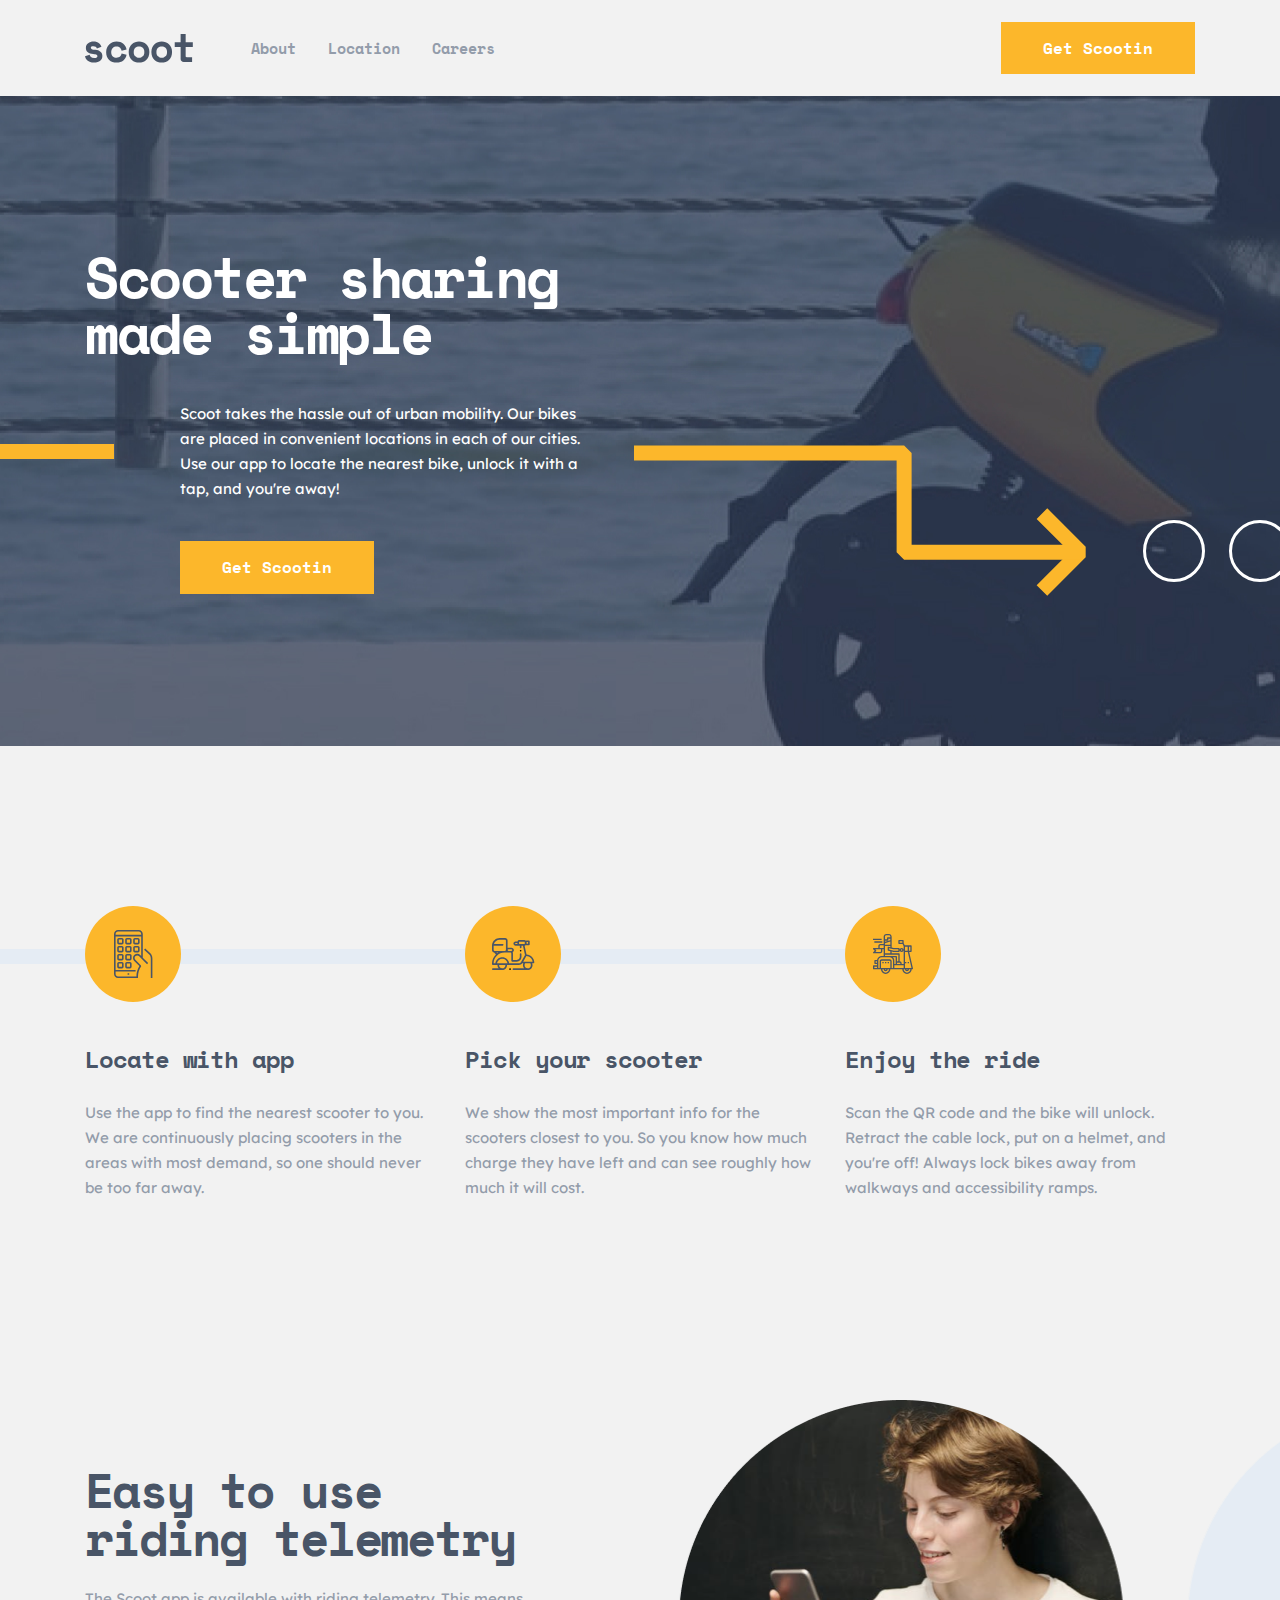
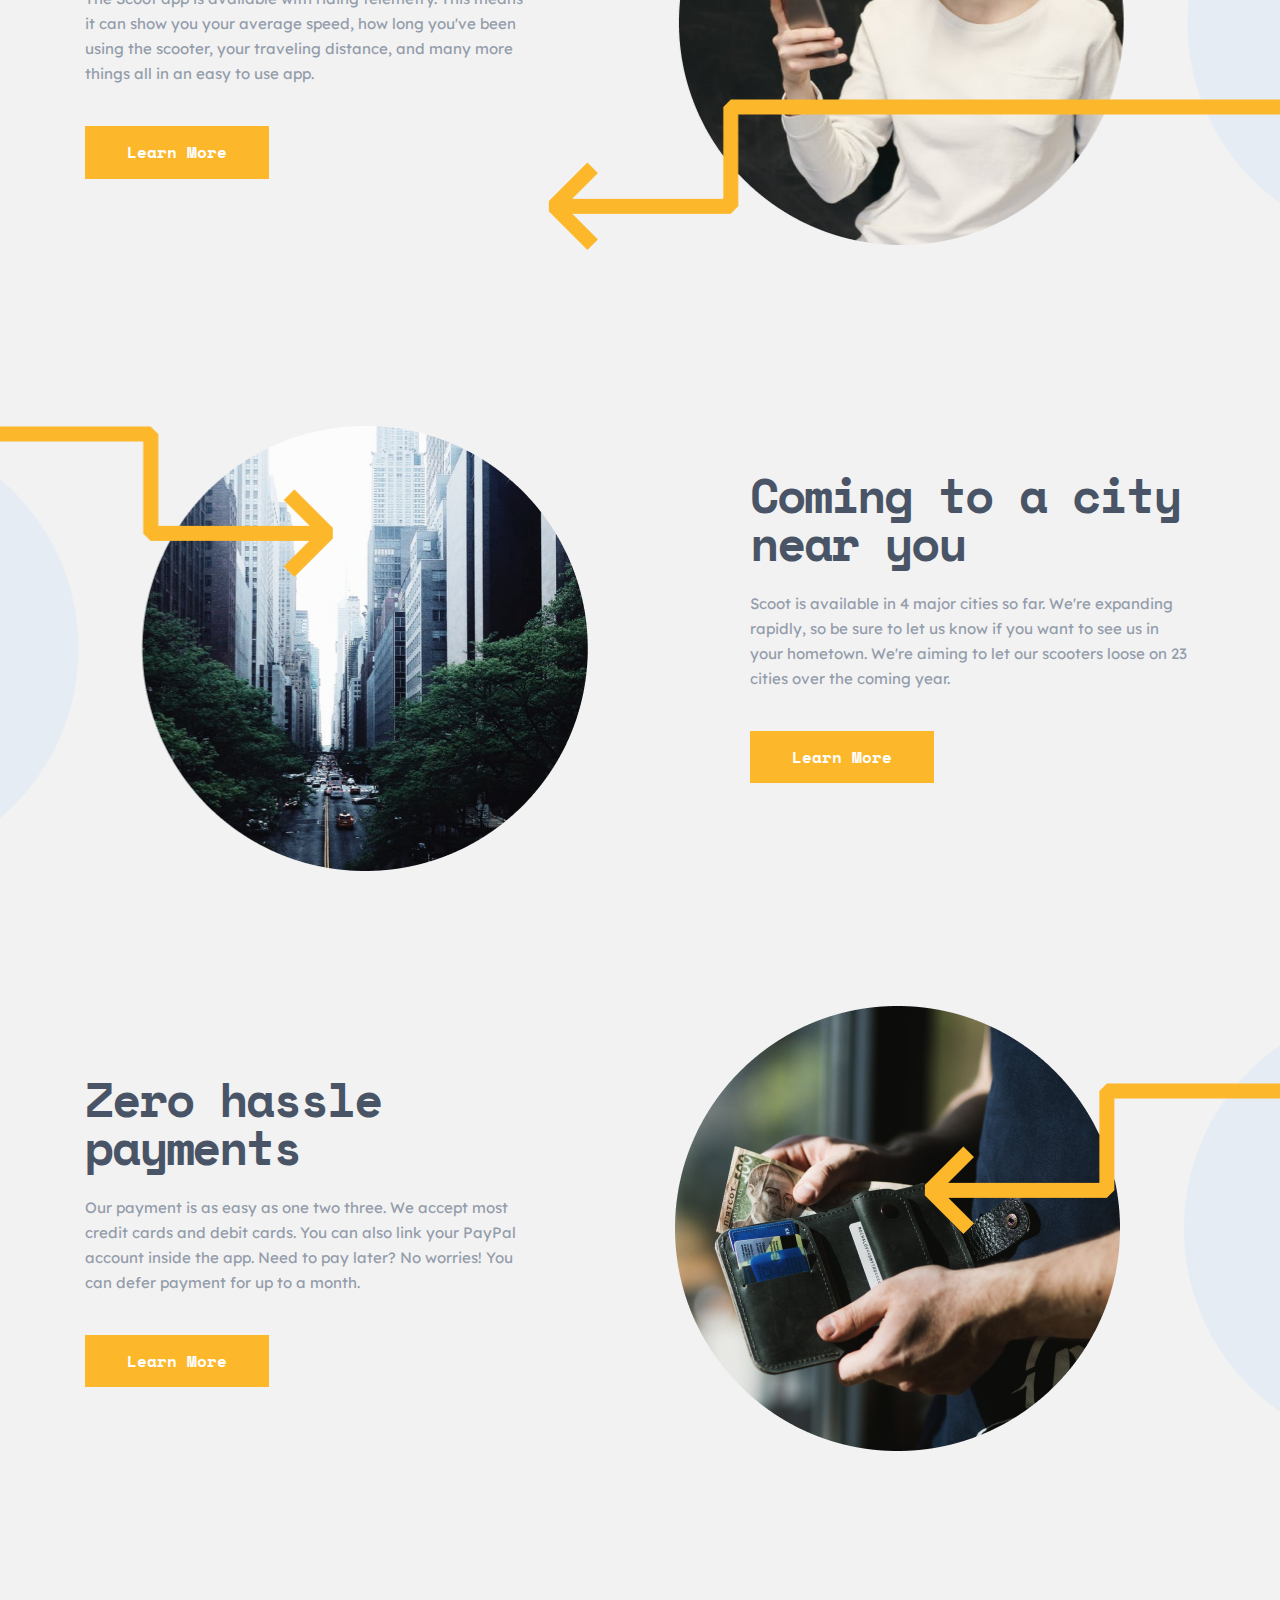
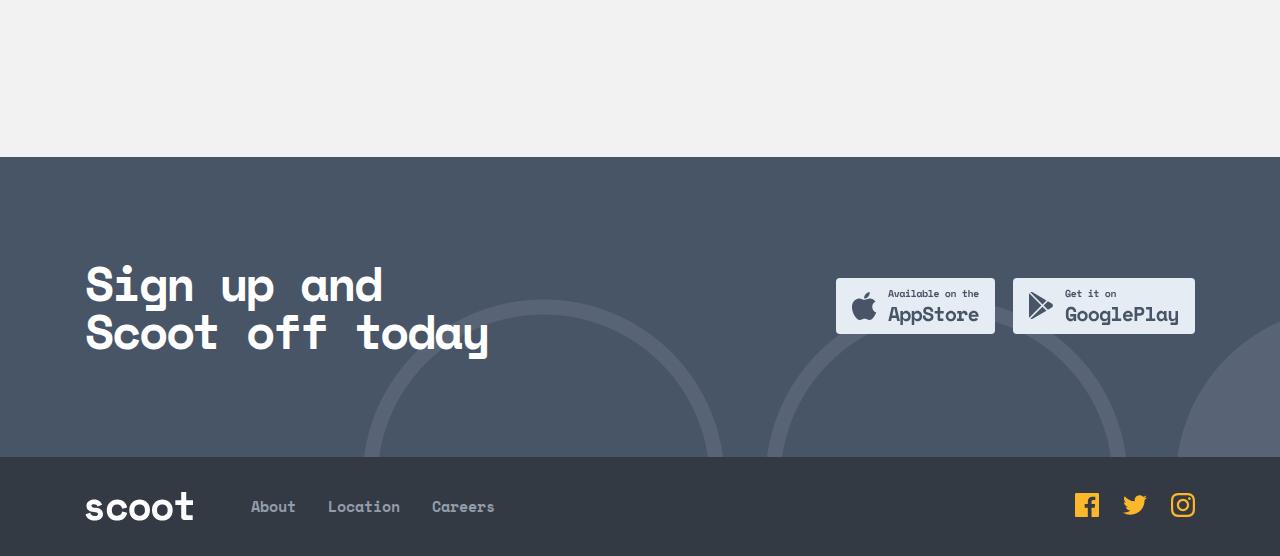
<file: index.html>
<!DOCTYPE html>
<html lang="en">

<head>
    <meta charset="UTF-8">
    <meta http-equiv="X-UA-Compatible" content="IE=edge">
    <meta name="viewport" content="width=device-width, initial-scale=1.0">
    <title>Home</title>
    <link rel="stylesheet" href="./css/style.css">
    <link href="https://cdn.jsdelivr.net/npm/bootstrap@5.3.0-alpha1/dist/css/bootstrap.min.css" rel="stylesheet"
        integrity="sha384-GLhlTQ8iRABdZLl6O3oVMWSktQOp6b7In1Zl3/Jr59b6EGGoI1aFkw7cmDA6j6gD" crossorigin="anonymous">
</head>

<body>
    <header class="site-header">
        <div class="container">
            <div class="site-header__inner">
                <div class="burger">
                    <button class="burger" type="button" data-bs-toggle="offcanvas" data-bs-target="#offcanvasRight"
                        aria-controls="offcanvasRight">
                        <img src="./icons/burger.svg" alt="menu" width="20" height="16">
                    </button>

                    <div class="canvas-menu offcanvas offcanvas-end" tabindex="-1" id="offcanvasRight"
                        aria-labelledby="offcanvasRightLabel">
                        <div class="burger__head offcanvas-header">
                            <h5 class="burger__title offcanvas-title" id="offcanvasRightLabel">Menu</h5>
                            <button type="button" class="btn-close" data-bs-dismiss="offcanvas"
                                aria-label="Close"></button>
                        </div>
                        <div class="offcanvas-body">
                            <ul class="burger__list">
                                <li class="burger__item">
                                    <a class="burger__link" href="./index.html">
                                        About
                                    </a>
                                </li>
                                <li class="burger__item">
                                    <a class="burger__link" href="./lacation.html">
                                        Location
                                    </a>
                                </li>
                                <li class="burger__item">
                                    <a class="burger__link" href="./careers.html">
                                        Careers
                                    </a>
                                </li>
                            </ul>
                        </div>
                    </div>
                </div>
                <a class="logo" href="./index.html">
                    <img src="./images/logo.svg" alt="logo" width="108" height="29">
                </a>

                <nav class="site-navbar nav-active">
                    <ul class="navbar__list">
                        <li class="navbar__item">
                            <a class="navbar__link" href="./index.html">
                                About
                            </a>
                        </li>
                        <li class="navbar__item">
                            <a class="navbar__link" href="./lacation.html">
                                Location
                            </a>
                        </li>
                        <li class="navbar__item">
                            <a class="navbar__link" href="./careers.html">
                                Careers
                            </a>
                        </li>
                    </ul>
                </nav>

                <a class="mainbtn mainbtn-header" href="#">Get Scootin</a>
            </div>
        </div>
    </header>

    <main>
        <section class="hero">
            <div class="container">
                <div class="hero__inner">
                    <div class="hero__content">
                        <h1 class="hero__title">
                            Scooter sharing made simple
                        </h1>

                        <div class="textbox textbox-hero">
                            <p class="hero__text">
                                Scoot takes the hassle out of urban mobility. Our bikes are placed in convenient
                                locations in each of our cities. Use our app to locate the nearest bike, unlock it with
                                a tap, and you're away!
                            </p>
                            <a class="mainbtn" href="#">Get Scootin</a>
                        </div>
                    </div>
                </div>
            </div>
        </section>

        <section class="intro">
            <div class="container">
                <div class="intro__inner">
                    <ul class="intro__list">
                        <li class="intro__item introitem">
                            <div class="introitem__box">
                                <h3 class="introitem__title">
                                    Locate with app
                                </h3>

                                <p class="introitem__text">
                                    Use the app to find the nearest scooter to you. We are continuously placing scooters
                                    in
                                    the areas with most demand, so one should never be too far away.
                                </p>
                            </div>
                        </li>

                        <li class="intro__item introitem">
                            <div class="introitem__box">
                                <h3 class="introitem__title">
                                    Pick your scooter
                                </h3>

                                <p class="introitem__text">
                                    We show the most important info for the scooters closest to you. So you know how
                                    much charge they have left and can see roughly how much it will cost.
                                </p>
                            </div>
                        </li>

                        <li class="intro__item introitem">
                            <div class="introitem__box">
                                <h3 class="introitem__title">
                                    Enjoy the ride
                                </h3>

                                <p class="introitem__text">
                                    Scan the QR code and the bike will unlock. Retract the cable lock, put on a helmet,
                                    and
                                    you're off! Always lock bikes away from walkways and accessibility ramps.
                                </p>
                            </div>
                        </li>
                    </ul>
                </div>
            </div>
        </section>

        <section class="services">
            <div class="container">
                <div class="services__inner">
                    <ul class="services__list">
                        <li class="services__item seritem">
                            <div class="seritem__content">
                                <h2 class="seritem__title">
                                    Easy to use
                                    riding telemetry
                                </h2>

                                <p class="seritem__text">
                                    The Scoot app is available with riding telemetry. This means it can show you your
                                    average speed, how long you've been using the scooter, your traveling distance, and
                                    many more things all in an easy to use app.
                                </p>
                                <a class="mainbtn mainbtn-srvices" href="#">
                                    Learn More
                                </a>
                            </div>
                        </li>


                        <li class="services__item seritem">
                            <div class="seritem__content">
                                <h2 class="seritem__title">
                                    Coming to a city near you
                                </h2>

                                <p class="seritem__text">
                                    Scoot is available in 4 major cities so far. We're expanding rapidly, so be sure to
                                    let us know if you want to see us in your hometown. We're aiming to let our scooters
                                    loose on 23 cities over the coming year.
                                </p>
                                <a class="mainbtn mainbtn-srvices" href="#">
                                    Learn More
                                </a>
                            </div>
                        </li>


                        <li class="services__item seritem">
                            <div class="seritem__content">
                                <h2 class="seritem__title">
                                    Zero hassle payments
                                </h2>

                                <p class="seritem__text">
                                    Our payment is as easy as one two three. We accept most credit cards and debit
                                    cards. You can also link your PayPal account inside the app. Need to pay later? No
                                    worries! You can defer payment for up to a month.
                                </p>
                                <a class="mainbtn mainbtn-srvices" href="#">
                                    Learn More
                                </a>
                            </div>
                        </li>
                    </ul>
                </div>
            </div>
        </section>

        <article class="site-article">
            <div class="container">
                <div class="site-article__inner">
                    <div class="textbox textbox-article">
                        <h2 class="site-article__title">
                            Sign up and Scoot off today
                        </h2>
                    </div>

                    <div class="btnbox">
                        <a class="btnbox__link" href="#">
                            <svg width="159" height="56" viewBox="0 0 159 56" fill="none"
                                xmlns="http://www.w3.org/2000/svg">
                                <rect width="159" height="56" rx="4" fill="#E5ECF4" />
                                <g clip-path="url(#clip0_0_3546)">
                                    <path
                                        d="M60.5 40H55.74L55.06 43H52.3L55.64 29H60.6L63.94 43H61.18L60.5 40ZM56.3 37.48H59.92L58.3 30.32H57.94L56.3 37.48ZM66.9132 47H64.3932V33.08H66.9132V34.52H67.2732C67.5399 33.9733 67.9266 33.5533 68.4332 33.26C68.9399 32.9533 69.5866 32.8 70.3732 32.8C70.9599 32.8 71.5132 32.9133 72.0332 33.14C72.5666 33.3667 73.0266 33.7 73.4132 34.14C73.8132 34.5667 74.1266 35.0933 74.3532 35.72C74.5932 36.3467 74.7132 37.06 74.7132 37.86V38.22C74.7132 39.0333 74.5999 39.7533 74.3732 40.38C74.1466 41.0067 73.8399 41.54 73.4532 41.98C73.0666 42.4067 72.6066 42.7333 72.0732 42.96C71.5532 43.1733 70.9866 43.28 70.3732 43.28C69.9199 43.28 69.5266 43.2333 69.1932 43.14C68.8599 43.0467 68.5666 42.92 68.3132 42.76C68.0732 42.6 67.8666 42.42 67.6932 42.22C67.5332 42.0067 67.3932 41.7867 67.2732 41.56H66.9132V47ZM69.5532 40.88C70.3399 40.88 70.9732 40.64 71.4532 40.16C71.9466 39.6667 72.1932 39 72.1932 38.16V37.92C72.1932 37.08 71.9466 36.42 71.4532 35.94C70.9732 35.4467 70.3399 35.2 69.5532 35.2C68.7666 35.2 68.1266 35.4533 67.6332 35.96C67.1532 36.4533 66.9132 37.1067 66.9132 37.92V38.16C66.9132 38.9733 67.1532 39.6333 67.6332 40.14C68.1266 40.6333 68.7666 40.88 69.5532 40.88ZM78.2665 47H75.7465V33.08H78.2665V34.52H78.6265C78.8931 33.9733 79.2798 33.5533 79.7865 33.26C80.2931 32.9533 80.9398 32.8 81.7265 32.8C82.3131 32.8 82.8665 32.9133 83.3865 33.14C83.9198 33.3667 84.3798 33.7 84.7665 34.14C85.1665 34.5667 85.4798 35.0933 85.7065 35.72C85.9465 36.3467 86.0665 37.06 86.0665 37.86V38.22C86.0665 39.0333 85.9531 39.7533 85.7265 40.38C85.4998 41.0067 85.1931 41.54 84.8065 41.98C84.4198 42.4067 83.9598 42.7333 83.4265 42.96C82.9065 43.1733 82.3398 43.28 81.7265 43.28C81.2731 43.28 80.8798 43.2333 80.5465 43.14C80.2131 43.0467 79.9198 42.92 79.6665 42.76C79.4265 42.6 79.2198 42.42 79.0465 42.22C78.8865 42.0067 78.7465 41.7867 78.6265 41.56H78.2665V47ZM80.9065 40.88C81.6931 40.88 82.3265 40.64 82.8065 40.16C83.2998 39.6667 83.5465 39 83.5465 38.16V37.92C83.5465 37.08 83.2998 36.42 82.8065 35.94C82.3265 35.4467 81.6931 35.2 80.9065 35.2C80.1198 35.2 79.4798 35.4533 78.9865 35.96C78.5065 36.4533 78.2665 37.1067 78.2665 37.92V38.16C78.2665 38.9733 78.5065 39.6333 78.9865 40.14C79.4798 40.6333 80.1198 40.88 80.9065 40.88ZM94.5797 33.28C94.5797 32.72 94.3597 32.2333 93.9197 31.82C93.493 31.4067 92.8864 31.2 92.0997 31.2C91.433 31.2 90.9064 31.34 90.5197 31.62C90.133 31.8867 89.9397 32.2533 89.9397 32.72C89.9397 32.96 89.9864 33.18 90.0797 33.38C90.173 33.5667 90.333 33.74 90.5597 33.9C90.7997 34.0467 91.1064 34.18 91.4797 34.3C91.8664 34.42 92.353 34.5333 92.9397 34.64C94.4064 34.9067 95.5264 35.3533 96.2997 35.98C97.073 36.6067 97.4597 37.5333 97.4597 38.76V39C97.4597 39.6533 97.3397 40.2467 97.0997 40.78C96.873 41.3 96.5397 41.7467 96.0997 42.12C95.6597 42.4933 95.1264 42.78 94.4997 42.98C93.873 43.18 93.1664 43.28 92.3797 43.28C91.4597 43.28 90.6464 43.1533 89.9397 42.9C89.2464 42.6333 88.6664 42.2733 88.1997 41.82C87.733 41.3533 87.3797 40.8133 87.1397 40.2C86.8997 39.5733 86.7797 38.8933 86.7797 38.16V37.56H89.4197V38.04C89.4197 38.88 89.6597 39.5533 90.1397 40.06C90.633 40.5533 91.393 40.8 92.4197 40.8C93.2197 40.8 93.813 40.6267 94.1997 40.28C94.5864 39.9333 94.7797 39.52 94.7797 39.04C94.7797 38.8133 94.7397 38.6 94.6597 38.4C94.5797 38.1867 94.4397 38 94.2397 37.84C94.0397 37.6667 93.7664 37.5133 93.4197 37.38C93.073 37.2467 92.633 37.1333 92.0997 37.04C91.393 36.92 90.7464 36.7667 90.1597 36.58C89.573 36.38 89.0597 36.12 88.6197 35.8C88.193 35.48 87.8597 35.08 87.6197 34.6C87.3797 34.12 87.2597 33.5333 87.2597 32.84V32.72C87.2597 32.1467 87.373 31.62 87.5997 31.14C87.8397 30.6467 88.1664 30.22 88.5797 29.86C89.0064 29.5 89.513 29.22 90.0997 29.02C90.6997 28.82 91.3664 28.72 92.0997 28.72C92.9264 28.72 93.6597 28.84 94.2997 29.08C94.9397 29.3067 95.473 29.62 95.8997 30.02C96.3397 30.42 96.6664 30.88 96.8797 31.4C97.1064 31.92 97.2197 32.4667 97.2197 33.04V33.76H94.5797V33.28ZM98.6929 33.08H101.633V29H104.153V33.08H107.733V35.48H104.153V40C104.153 40.4 104.333 40.6 104.693 40.6H107.373V43H103.173C102.72 43 102.346 42.8533 102.053 42.56C101.773 42.2667 101.633 41.8933 101.633 41.44V35.48H98.6929V33.08ZM120.046 38.16C120.046 38.9867 119.906 39.72 119.626 40.36C119.346 40.9867 118.966 41.52 118.486 41.96C118.006 42.3867 117.453 42.7133 116.826 42.94C116.213 43.1667 115.566 43.28 114.886 43.28C114.206 43.28 113.553 43.1667 112.926 42.94C112.313 42.7133 111.766 42.3867 111.286 41.96C110.806 41.52 110.426 40.9867 110.146 40.36C109.866 39.72 109.726 38.9867 109.726 38.16V37.92C109.726 37.1067 109.866 36.3867 110.146 35.76C110.426 35.12 110.806 34.58 111.286 34.14C111.766 33.7 112.313 33.3667 112.926 33.14C113.553 32.9133 114.206 32.8 114.886 32.8C115.566 32.8 116.213 32.9133 116.826 33.14C117.453 33.3667 118.006 33.7 118.486 34.14C118.966 34.58 119.346 35.12 119.626 35.76C119.906 36.3867 120.046 37.1067 120.046 37.92V38.16ZM114.886 40.88C115.246 40.88 115.586 40.82 115.906 40.7C116.226 40.58 116.506 40.4067 116.746 40.18C116.986 39.9533 117.173 39.68 117.306 39.36C117.453 39.0267 117.526 38.6533 117.526 38.24V37.84C117.526 37.4267 117.453 37.06 117.306 36.74C117.173 36.4067 116.986 36.1267 116.746 35.9C116.506 35.6733 116.226 35.5 115.906 35.38C115.586 35.26 115.246 35.2 114.886 35.2C114.526 35.2 114.186 35.26 113.866 35.38C113.546 35.5 113.266 35.6733 113.026 35.9C112.786 36.1267 112.593 36.4067 112.446 36.74C112.313 37.06 112.246 37.4267 112.246 37.84V38.24C112.246 38.6533 112.313 39.0267 112.446 39.36C112.593 39.68 112.786 39.9533 113.026 40.18C113.266 40.4067 113.546 40.58 113.866 40.7C114.186 40.82 114.526 40.88 114.886 40.88ZM121.199 33.08H125.399V34.52H125.759C125.946 33.9733 126.259 33.5533 126.699 33.26C127.153 32.9533 127.693 32.8 128.319 32.8C129.306 32.8 130.099 33.1133 130.699 33.74C131.299 34.3533 131.599 35.2933 131.599 36.56V37L128.999 37.24V36.96C128.999 36.4133 128.859 35.98 128.579 35.66C128.299 35.3267 127.879 35.16 127.319 35.16C126.759 35.16 126.319 35.3533 125.999 35.74C125.679 36.1267 125.519 36.68 125.519 37.4V40.6H127.799V43H120.959V40.6H122.999V35.48H121.199V33.08ZM135.253 38.86C135.266 39.1533 135.333 39.4267 135.453 39.68C135.586 39.92 135.759 40.1333 135.973 40.32C136.199 40.4933 136.453 40.6333 136.733 40.74C137.026 40.8333 137.333 40.88 137.653 40.88C138.279 40.88 138.759 40.7733 139.093 40.56C139.426 40.3333 139.666 40.0667 139.813 39.76L141.973 40.96C141.853 41.2133 141.686 41.48 141.473 41.76C141.259 42.0267 140.979 42.2733 140.633 42.5C140.299 42.7267 139.886 42.9133 139.393 43.06C138.913 43.2067 138.346 43.28 137.693 43.28C136.946 43.28 136.266 43.16 135.653 42.92C135.039 42.68 134.506 42.3333 134.053 41.88C133.613 41.4267 133.266 40.8733 133.013 40.22C132.773 39.5667 132.653 38.8267 132.653 38V37.88C132.653 37.12 132.779 36.4267 133.033 35.8C133.299 35.1733 133.659 34.64 134.113 34.2C134.566 33.76 135.093 33.42 135.693 33.18C136.306 32.9267 136.959 32.8 137.653 32.8C138.506 32.8 139.239 32.9533 139.853 33.26C140.466 33.5533 140.973 33.9333 141.373 34.4C141.773 34.8533 142.066 35.36 142.253 35.92C142.439 36.4667 142.533 37 142.533 37.52V38.86H135.253ZM137.633 35.08C136.993 35.08 136.473 35.2467 136.073 35.58C135.673 35.9 135.413 36.2733 135.293 36.7H139.973C139.893 36.2333 139.639 35.8467 139.213 35.54C138.799 35.2333 138.273 35.08 137.633 35.08Z"
                                        fill="#495567" />
                                    <path
                                        d="M56.25 17.5H53.87L53.53 19H52.15L53.82 12H56.3L57.97 19H56.59L56.25 17.5ZM54.15 16.24H55.96L55.15 12.66H54.97L54.15 16.24ZM58.1066 14.04H59.4666L60.6366 18.4H60.8166L61.9866 14.04H63.3466L61.9266 19H59.5266L58.1066 14.04ZM67.3432 18.28C67.2099 18.5933 67.0232 18.8167 66.7832 18.95C66.5432 19.0767 66.2632 19.14 65.9432 19.14C65.6432 19.14 65.3599 19.0833 65.0932 18.97C64.8332 18.8567 64.6032 18.69 64.4032 18.47C64.2032 18.25 64.0432 17.9833 63.9232 17.67C63.8099 17.3567 63.7532 17 63.7532 16.6V16.44C63.7532 16.0467 63.8099 15.6933 63.9232 15.38C64.0366 15.0667 64.1899 14.8 64.3832 14.58C64.5766 14.36 64.7999 14.1933 65.0532 14.08C65.3132 13.96 65.5899 13.9 65.8832 13.9C66.2366 13.9 66.5199 13.96 66.7332 14.08C66.9532 14.2 67.1266 14.3867 67.2532 14.64H67.4332V14.04H68.6932V17.5C68.6932 17.7 68.7832 17.8 68.9632 17.8H69.1532V19H68.2932C68.0666 19 67.8799 18.9333 67.7332 18.8C67.5932 18.6667 67.5232 18.4933 67.5232 18.28H67.3432ZM66.2232 17.94C66.5899 17.94 66.8832 17.82 67.1032 17.58C67.3232 17.3333 67.4332 17 67.4332 16.58V16.46C67.4332 16.04 67.3232 15.71 67.1032 15.47C66.8832 15.2233 66.5899 15.1 66.2232 15.1C65.8566 15.1 65.5632 15.2233 65.3432 15.47C65.1232 15.71 65.0132 16.04 65.0132 16.46V16.58C65.0132 17 65.1232 17.3333 65.3432 17.58C65.5632 17.82 65.8566 17.94 66.2232 17.94ZM69.8999 17.8H71.5799V15.24H70.0199V14.04H72.8399V17.8H74.2799V19H69.8999V17.8ZM73.1499 12.57C73.1499 12.7033 73.1232 12.83 73.0699 12.95C73.0232 13.0633 72.9565 13.1633 72.8699 13.25C72.7832 13.33 72.6799 13.3967 72.5599 13.45C72.4465 13.4967 72.3265 13.52 72.1999 13.52C72.0665 13.52 71.9432 13.4967 71.8299 13.45C71.7165 13.3967 71.6165 13.33 71.5299 13.25C71.4432 13.1633 71.3732 13.0633 71.3199 12.95C71.2732 12.83 71.2499 12.7033 71.2499 12.57C71.2499 12.4367 71.2732 12.3133 71.3199 12.2C71.3732 12.08 71.4432 11.98 71.5299 11.9C71.6165 11.8133 71.7165 11.7467 71.8299 11.7C71.9432 11.6467 72.0665 11.62 72.1999 11.62C72.3265 11.62 72.4465 11.6467 72.5599 11.7C72.6799 11.7467 72.7832 11.8133 72.8699 11.9C72.9565 11.98 73.0232 12.08 73.0699 12.2C73.1232 12.3133 73.1499 12.4367 73.1499 12.57ZM75.4565 17.8H77.1965V13.2H75.5165V12H78.4565V17.8H80.0765V19H75.4565V17.8ZM84.3731 18.28C84.2398 18.5933 84.0531 18.8167 83.8131 18.95C83.5731 19.0767 83.2931 19.14 82.9731 19.14C82.6731 19.14 82.3898 19.0833 82.1231 18.97C81.8631 18.8567 81.6331 18.69 81.4331 18.47C81.2331 18.25 81.0731 17.9833 80.9531 17.67C80.8398 17.3567 80.7831 17 80.7831 16.6V16.44C80.7831 16.0467 80.8398 15.6933 80.9531 15.38C81.0664 15.0667 81.2198 14.8 81.4131 14.58C81.6064 14.36 81.8298 14.1933 82.0831 14.08C82.3431 13.96 82.6198 13.9 82.9131 13.9C83.2664 13.9 83.5498 13.96 83.7631 14.08C83.9831 14.2 84.1564 14.3867 84.2831 14.64H84.4631V14.04H85.7231V17.5C85.7231 17.7 85.8131 17.8 85.9931 17.8H86.1831V19H85.3231C85.0964 19 84.9098 18.9333 84.7631 18.8C84.6231 18.6667 84.5531 18.4933 84.5531 18.28H84.3731ZM83.2531 17.94C83.6198 17.94 83.9131 17.82 84.1331 17.58C84.3531 17.3333 84.4631 17 84.4631 16.58V16.46C84.4631 16.04 84.3531 15.71 84.1331 15.47C83.9131 15.2233 83.6198 15.1 83.2531 15.1C82.8864 15.1 82.5931 15.2233 82.3731 15.47C82.1531 15.71 82.0431 16.04 82.0431 16.46V16.58C82.0431 17 82.1531 17.3333 82.3731 17.58C82.5931 17.82 82.8864 17.94 83.2531 17.94ZM87.8897 19H86.6297V12H87.8897V14.76H88.0697C88.203 14.4867 88.3964 14.2767 88.6497 14.13C88.903 13.9767 89.2264 13.9 89.6197 13.9C89.913 13.9 90.1897 13.9567 90.4497 14.07C90.7164 14.1833 90.9464 14.35 91.1397 14.57C91.3397 14.7833 91.4964 15.0467 91.6097 15.36C91.7297 15.6733 91.7897 16.03 91.7897 16.43V16.61C91.7897 17.0167 91.733 17.3767 91.6197 17.69C91.5064 18.0033 91.353 18.27 91.1597 18.49C90.9664 18.7033 90.7364 18.8667 90.4697 18.98C90.2097 19.0867 89.9264 19.14 89.6197 19.14C89.393 19.14 89.1964 19.1167 89.0297 19.07C88.863 19.0233 88.7164 18.96 88.5897 18.88C88.4697 18.8 88.3664 18.71 88.2797 18.61C88.1997 18.5033 88.1297 18.3933 88.0697 18.28H87.8897V19ZM89.2097 17.94C89.603 17.94 89.9197 17.82 90.1597 17.58C90.4064 17.3333 90.5297 17 90.5297 16.58V16.46C90.5297 16.04 90.4064 15.71 90.1597 15.47C89.9197 15.2233 89.603 15.1 89.2097 15.1C88.8164 15.1 88.4964 15.2267 88.2497 15.48C88.0097 15.7267 87.8897 16.0533 87.8897 16.46V16.58C87.8897 16.9867 88.0097 17.3167 88.2497 17.57C88.4964 17.8167 88.8164 17.94 89.2097 17.94ZM92.4863 17.8H94.2263V13.2H92.5463V12H95.4863V17.8H97.1063V19H92.4863V17.8ZM99.3029 16.93C99.3096 17.0767 99.3429 17.2133 99.4029 17.34C99.4696 17.46 99.5563 17.5667 99.6629 17.66C99.7763 17.7467 99.9029 17.8167 100.043 17.87C100.19 17.9167 100.343 17.94 100.503 17.94C100.816 17.94 101.056 17.8867 101.223 17.78C101.39 17.6667 101.51 17.5333 101.583 17.38L102.663 17.98C102.603 18.1067 102.52 18.24 102.413 18.38C102.306 18.5133 102.166 18.6367 101.993 18.75C101.826 18.8633 101.62 18.9567 101.373 19.03C101.133 19.1033 100.85 19.14 100.523 19.14C100.15 19.14 99.8096 19.08 99.5029 18.96C99.1963 18.84 98.9296 18.6667 98.7029 18.44C98.4829 18.2133 98.3096 17.9367 98.1829 17.61C98.0629 17.2833 98.0029 16.9133 98.0029 16.5V16.44C98.0029 16.06 98.0663 15.7133 98.1929 15.4C98.3263 15.0867 98.5063 14.82 98.7329 14.6C98.9596 14.38 99.2229 14.21 99.5229 14.09C99.8296 13.9633 100.156 13.9 100.503 13.9C100.93 13.9 101.296 13.9767 101.603 14.13C101.91 14.2767 102.163 14.4667 102.363 14.7C102.563 14.9267 102.71 15.18 102.803 15.46C102.896 15.7333 102.943 16 102.943 16.26V16.93H99.3029ZM100.493 15.04C100.173 15.04 99.9129 15.1233 99.7129 15.29C99.5129 15.45 99.3829 15.6367 99.3229 15.85H101.663C101.623 15.6167 101.496 15.4233 101.283 15.27C101.076 15.1167 100.813 15.04 100.493 15.04ZM114.406 16.58C114.406 16.9933 114.336 17.36 114.196 17.68C114.056 17.9933 113.866 18.26 113.626 18.48C113.386 18.6933 113.11 18.8567 112.796 18.97C112.49 19.0833 112.166 19.14 111.826 19.14C111.486 19.14 111.16 19.0833 110.846 18.97C110.54 18.8567 110.266 18.6933 110.026 18.48C109.786 18.26 109.596 17.9933 109.456 17.68C109.316 17.36 109.246 16.9933 109.246 16.58V16.46C109.246 16.0533 109.316 15.6933 109.456 15.38C109.596 15.06 109.786 14.79 110.026 14.57C110.266 14.35 110.54 14.1833 110.846 14.07C111.16 13.9567 111.486 13.9 111.826 13.9C112.166 13.9 112.49 13.9567 112.796 14.07C113.11 14.1833 113.386 14.35 113.626 14.57C113.866 14.79 114.056 15.06 114.196 15.38C114.336 15.6933 114.406 16.0533 114.406 16.46V16.58ZM111.826 17.94C112.006 17.94 112.176 17.91 112.336 17.85C112.496 17.79 112.636 17.7033 112.756 17.59C112.876 17.4767 112.97 17.34 113.036 17.18C113.11 17.0133 113.146 16.8267 113.146 16.62V16.42C113.146 16.2133 113.11 16.03 113.036 15.87C112.97 15.7033 112.876 15.5633 112.756 15.45C112.636 15.3367 112.496 15.25 112.336 15.19C112.176 15.13 112.006 15.1 111.826 15.1C111.646 15.1 111.476 15.13 111.316 15.19C111.156 15.25 111.016 15.3367 110.896 15.45C110.776 15.5633 110.68 15.7033 110.606 15.87C110.54 16.03 110.506 16.2133 110.506 16.42V16.62C110.506 16.8267 110.54 17.0133 110.606 17.18C110.68 17.34 110.776 17.4767 110.896 17.59C111.016 17.7033 111.156 17.79 111.316 17.85C111.476 17.91 111.646 17.94 111.826 17.94ZM116.483 19H115.223V14.04H116.483V14.78H116.663C116.776 14.5 116.959 14.2833 117.213 14.13C117.466 13.9767 117.763 13.9 118.103 13.9C118.343 13.9 118.566 13.94 118.773 14.02C118.986 14.0933 119.173 14.21 119.333 14.37C119.493 14.53 119.616 14.7333 119.703 14.98C119.796 15.2267 119.843 15.52 119.843 15.86V19H118.583V16.18C118.583 15.8267 118.496 15.55 118.323 15.35C118.156 15.1433 117.913 15.04 117.593 15.04C117.219 15.04 116.939 15.1667 116.753 15.42C116.573 15.6667 116.483 16 116.483 16.42V19ZM126.436 14.04H127.906V12H129.166V14.04H130.956V15.24H129.166V17.5C129.166 17.7 129.256 17.8 129.436 17.8H130.776V19H128.676C128.449 19 128.263 18.9267 128.116 18.78C127.976 18.6333 127.906 18.4467 127.906 18.22V15.24H126.436V14.04ZM133.533 19H132.273V12H133.533V14.84H133.713C133.839 14.54 134.026 14.31 134.273 14.15C134.519 13.9833 134.823 13.9 135.183 13.9C135.429 13.9 135.656 13.94 135.863 14.02C136.069 14.1 136.249 14.22 136.403 14.38C136.556 14.54 136.676 14.7467 136.763 15C136.849 15.2467 136.893 15.54 136.893 15.88V19H135.633V16.18C135.633 15.8267 135.546 15.55 135.373 15.35C135.206 15.1433 134.963 15.04 134.643 15.04C134.269 15.04 133.989 15.1667 133.803 15.42C133.623 15.6667 133.533 16 133.533 16.42V19ZM139.039 16.93C139.046 17.0767 139.079 17.2133 139.139 17.34C139.206 17.46 139.293 17.5667 139.399 17.66C139.513 17.7467 139.639 17.8167 139.779 17.87C139.926 17.9167 140.079 17.94 140.239 17.94C140.553 17.94 140.793 17.8867 140.959 17.78C141.126 17.6667 141.246 17.5333 141.319 17.38L142.399 17.98C142.339 18.1067 142.256 18.24 142.149 18.38C142.043 18.5133 141.903 18.6367 141.729 18.75C141.563 18.8633 141.356 18.9567 141.109 19.03C140.869 19.1033 140.586 19.14 140.259 19.14C139.886 19.14 139.546 19.08 139.239 18.96C138.933 18.84 138.666 18.6667 138.439 18.44C138.219 18.2133 138.046 17.9367 137.919 17.61C137.799 17.2833 137.739 16.9133 137.739 16.5V16.44C137.739 16.06 137.803 15.7133 137.929 15.4C138.063 15.0867 138.243 14.82 138.469 14.6C138.696 14.38 138.959 14.21 139.259 14.09C139.566 13.9633 139.893 13.9 140.239 13.9C140.666 13.9 141.033 13.9767 141.339 14.13C141.646 14.2767 141.899 14.4667 142.099 14.7C142.299 14.9267 142.446 15.18 142.539 15.46C142.633 15.7333 142.679 16 142.679 16.26V16.93H139.039ZM140.229 15.04C139.909 15.04 139.649 15.1233 139.449 15.29C139.249 15.45 139.119 15.6367 139.059 15.85H141.399C141.359 15.6167 141.233 15.4233 141.019 15.27C140.813 15.1167 140.549 15.04 140.229 15.04Z"
                                        fill="#495567" />
                                </g>
                                <path fill-rule="evenodd" clip-rule="evenodd"
                                    d="M29.5501 16.2326C30.5379 15.0264 32.2329 14.1001 33.6831 14C33.9262 15.649 33.2547 17.2641 32.3672 18.4058C31.4185 19.6324 29.7813 20.5807 28.1968 20.5315C27.9078 18.9521 28.649 17.3268 29.5501 16.2326ZM34.0165 20.5333C35.9466 20.5333 37.9903 21.5773 39.4446 23.3763C34.677 25.9705 35.4494 32.7283 40.2667 34.5378C39.6044 35.9952 39.2865 36.645 38.4325 37.936C37.241 39.7367 35.5631 41.9805 33.4803 41.9963C32.6241 42.0052 32.0624 41.7496 31.4568 41.474C30.7549 41.1545 29.9939 40.8082 28.647 40.8157C27.3076 40.8222 26.5345 41.1643 25.8229 41.4791C25.2017 41.7539 24.6274 42.008 23.7641 41.9998C21.6831 41.9823 20.0921 39.9574 18.9007 38.1567C15.5714 33.1242 15.2198 27.2159 17.2742 24.0734C18.7356 21.8418 21.0403 20.5368 23.2048 20.5368C24.3584 20.5368 25.2881 20.8657 26.1741 21.1791C26.9805 21.4643 27.7507 21.7367 28.6204 21.7367C29.4252 21.7367 30.0869 21.488 30.8086 21.2167C31.6745 20.8913 32.6268 20.5333 34.0165 20.5333Z"
                                    fill="#495567" />
                                <defs>
                                    <clipPath id="clip0_0_3546">
                                        <rect width="91" height="39" fill="white" transform="translate(52 8)" />
                                    </clipPath>
                                </defs>
                            </svg>
                        </a>
                        <a class="btnbox__link" href="#">
                            <svg width="182" height="56" viewBox="0 0 182 56" fill="none"
                                xmlns="http://www.w3.org/2000/svg">
                                <rect width="182" height="56" rx="4" fill="#E5ECF4" />
                                <g clip-path="url(#clip0_0_3555)">
                                    <path
                                        d="M57.2 35.92H63.2V43H60.8V41.44H60.44C60.28 41.96 59.9733 42.4 59.52 42.76C59.0667 43.1067 58.3867 43.28 57.48 43.28C56.84 43.28 56.24 43.16 55.68 42.92C55.12 42.68 54.6333 42.3267 54.22 41.86C53.8067 41.38 53.48 40.7933 53.24 40.1C53 39.3933 52.88 38.5733 52.88 37.64V34.36C52.88 33.4533 53.0067 32.6533 53.26 31.96C53.5267 31.2533 53.8867 30.66 54.34 30.18C54.8067 29.7 55.36 29.34 56 29.1C56.64 28.8467 57.3467 28.72 58.12 28.72C58.92 28.72 59.6333 28.8533 60.26 29.12C60.8867 29.3733 61.42 29.7333 61.86 30.2C62.3 30.6533 62.6333 31.1933 62.86 31.82C63.0867 32.4333 63.2 33.0933 63.2 33.8V34.04H60.56V33.8C60.56 32.96 60.34 32.3267 59.9 31.9C59.4733 31.46 58.8667 31.24 58.08 31.24C57.3333 31.24 56.72 31.4933 56.24 32C55.76 32.4933 55.52 33.3467 55.52 34.56V37.52C55.52 39.68 56.4 40.76 58.16 40.76C58.9467 40.76 59.54 40.5533 59.94 40.14C60.3533 39.7133 60.56 39.1467 60.56 38.44H57.2V35.92ZM74.6332 38.16C74.6332 38.9867 74.4932 39.72 74.2132 40.36C73.9332 40.9867 73.5532 41.52 73.0732 41.96C72.5932 42.3867 72.0399 42.7133 71.4132 42.94C70.7999 43.1667 70.1532 43.28 69.4732 43.28C68.7932 43.28 68.1399 43.1667 67.5132 42.94C66.8999 42.7133 66.3532 42.3867 65.8732 41.96C65.3932 41.52 65.0132 40.9867 64.7332 40.36C64.4532 39.72 64.3132 38.9867 64.3132 38.16V37.92C64.3132 37.1067 64.4532 36.3867 64.7332 35.76C65.0132 35.12 65.3932 34.58 65.8732 34.14C66.3532 33.7 66.8999 33.3667 67.5132 33.14C68.1399 32.9133 68.7932 32.8 69.4732 32.8C70.1532 32.8 70.7999 32.9133 71.4132 33.14C72.0399 33.3667 72.5932 33.7 73.0732 34.14C73.5532 34.58 73.9332 35.12 74.2132 35.76C74.4932 36.3867 74.6332 37.1067 74.6332 37.92V38.16ZM69.4732 40.88C69.8332 40.88 70.1732 40.82 70.4932 40.7C70.8132 40.58 71.0932 40.4067 71.3332 40.18C71.5732 39.9533 71.7599 39.68 71.8932 39.36C72.0399 39.0267 72.1132 38.6533 72.1132 38.24V37.84C72.1132 37.4267 72.0399 37.06 71.8932 36.74C71.7599 36.4067 71.5732 36.1267 71.3332 35.9C71.0932 35.6733 70.8132 35.5 70.4932 35.38C70.1732 35.26 69.8332 35.2 69.4732 35.2C69.1132 35.2 68.7732 35.26 68.4532 35.38C68.1332 35.5 67.8532 35.6733 67.6132 35.9C67.3732 36.1267 67.1799 36.4067 67.0332 36.74C66.8999 37.06 66.8332 37.4267 66.8332 37.84V38.24C66.8332 38.6533 66.8999 39.0267 67.0332 39.36C67.1799 39.68 67.3732 39.9533 67.6132 40.18C67.8532 40.4067 68.1332 40.58 68.4532 40.7C68.7732 40.82 69.1132 40.88 69.4732 40.88ZM85.9865 38.16C85.9865 38.9867 85.8465 39.72 85.5665 40.36C85.2865 40.9867 84.9065 41.52 84.4265 41.96C83.9465 42.3867 83.3931 42.7133 82.7665 42.94C82.1531 43.1667 81.5065 43.28 80.8265 43.28C80.1465 43.28 79.4931 43.1667 78.8665 42.94C78.2531 42.7133 77.7065 42.3867 77.2265 41.96C76.7465 41.52 76.3665 40.9867 76.0865 40.36C75.8065 39.72 75.6665 38.9867 75.6665 38.16V37.92C75.6665 37.1067 75.8065 36.3867 76.0865 35.76C76.3665 35.12 76.7465 34.58 77.2265 34.14C77.7065 33.7 78.2531 33.3667 78.8665 33.14C79.4931 32.9133 80.1465 32.8 80.8265 32.8C81.5065 32.8 82.1531 32.9133 82.7665 33.14C83.3931 33.3667 83.9465 33.7 84.4265 34.14C84.9065 34.58 85.2865 35.12 85.5665 35.76C85.8465 36.3867 85.9865 37.1067 85.9865 37.92V38.16ZM80.8265 40.88C81.1865 40.88 81.5265 40.82 81.8465 40.7C82.1665 40.58 82.4465 40.4067 82.6865 40.18C82.9265 39.9533 83.1131 39.68 83.2465 39.36C83.3931 39.0267 83.4665 38.6533 83.4665 38.24V37.84C83.4665 37.4267 83.3931 37.06 83.2465 36.74C83.1131 36.4067 82.9265 36.1267 82.6865 35.9C82.4465 35.6733 82.1665 35.5 81.8465 35.38C81.5265 35.26 81.1865 35.2 80.8265 35.2C80.4665 35.2 80.1265 35.26 79.8065 35.38C79.4865 35.5 79.2065 35.6733 78.9665 35.9C78.7265 36.1267 78.5331 36.4067 78.3865 36.74C78.2531 37.06 78.1865 37.4267 78.1865 37.84V38.24C78.1865 38.6533 78.2531 39.0267 78.3865 39.36C78.5331 39.68 78.7265 39.9533 78.9665 40.18C79.2065 40.4067 79.4865 40.58 79.8065 40.7C80.1265 40.82 80.4665 40.88 80.8265 40.88ZM94.6997 41.56H94.3397C94.233 41.7867 94.0997 42.0067 93.9397 42.22C93.793 42.42 93.593 42.6 93.3397 42.76C93.0997 42.92 92.8064 43.0467 92.4597 43.14C92.1264 43.2333 91.7197 43.28 91.2397 43.28C90.6264 43.28 90.053 43.1733 89.5197 42.96C88.9997 42.7333 88.5397 42.4067 88.1397 41.98C87.753 41.54 87.4464 41.0067 87.2197 40.38C87.0064 39.7533 86.8997 39.0333 86.8997 38.22V37.86C86.8997 37.06 87.013 36.3467 87.2397 35.72C87.4797 35.0933 87.7997 34.5667 88.1997 34.14C88.613 33.7 89.0864 33.3667 89.6197 33.14C90.1664 32.9133 90.7397 32.8 91.3397 32.8C92.1397 32.8 92.773 32.9533 93.2397 33.26C93.7064 33.5533 94.073 33.9733 94.3397 34.52H94.6997V33.08H97.2197V45.44C97.2197 45.8933 97.073 46.2667 96.7797 46.56C96.4997 46.8533 96.133 47 95.6797 47H88.9997V44.6H94.1597C94.5197 44.6 94.6997 44.4 94.6997 44V41.56ZM92.0597 40.88C92.8464 40.88 93.4797 40.6333 93.9597 40.14C94.453 39.6333 94.6997 38.9733 94.6997 38.16V37.92C94.6997 37.1067 94.453 36.4533 93.9597 35.96C93.4797 35.4533 92.8464 35.2 92.0597 35.2C91.273 35.2 90.633 35.4467 90.1397 35.94C89.6597 36.42 89.4197 37.08 89.4197 37.92V38.16C89.4197 39 89.6597 39.6667 90.1397 40.16C90.633 40.64 91.273 40.88 92.0597 40.88ZM98.9129 40.6H102.393V31.4H99.0329V29H104.913V40.6H108.153V43H98.9129V40.6ZM112.546 38.86C112.56 39.1533 112.626 39.4267 112.746 39.68C112.88 39.92 113.053 40.1333 113.266 40.32C113.493 40.4933 113.746 40.6333 114.026 40.74C114.32 40.8333 114.626 40.88 114.946 40.88C115.573 40.88 116.053 40.7733 116.386 40.56C116.72 40.3333 116.96 40.0667 117.106 39.76L119.266 40.96C119.146 41.2133 118.98 41.48 118.766 41.76C118.553 42.0267 118.273 42.2733 117.926 42.5C117.593 42.7267 117.18 42.9133 116.686 43.06C116.206 43.2067 115.64 43.28 114.986 43.28C114.24 43.28 113.56 43.16 112.946 42.92C112.333 42.68 111.8 42.3333 111.346 41.88C110.906 41.4267 110.56 40.8733 110.306 40.22C110.066 39.5667 109.946 38.8267 109.946 38V37.88C109.946 37.12 110.073 36.4267 110.326 35.8C110.593 35.1733 110.953 34.64 111.406 34.2C111.86 33.76 112.386 33.42 112.986 33.18C113.6 32.9267 114.253 32.8 114.946 32.8C115.8 32.8 116.533 32.9533 117.146 33.26C117.76 33.5533 118.266 33.9333 118.666 34.4C119.066 34.8533 119.36 35.36 119.546 35.92C119.733 36.4667 119.826 37 119.826 37.52V38.86H112.546ZM114.926 35.08C114.286 35.08 113.766 35.2467 113.366 35.58C112.966 35.9 112.706 36.2733 112.586 36.7H117.266C117.186 36.2333 116.933 35.8467 116.506 35.54C116.093 35.2333 115.566 35.08 114.926 35.08ZM124.199 37.72V43H121.559V29H127.039C127.759 29 128.386 29.12 128.919 29.36C129.453 29.5867 129.893 29.8933 130.239 30.28C130.599 30.6533 130.866 31.0867 131.039 31.58C131.226 32.06 131.319 32.5533 131.319 33.06V33.54C131.319 34.06 131.226 34.5733 131.039 35.08C130.866 35.5733 130.599 36.02 130.239 36.42C129.893 36.8067 129.453 37.12 128.919 37.36C128.386 37.6 127.759 37.72 127.039 37.72H124.199ZM124.199 35.2H126.779C127.366 35.2 127.826 35.04 128.159 34.72C128.506 34.4 128.679 33.9867 128.679 33.48V33.24C128.679 32.7333 128.506 32.32 128.159 32C127.826 31.68 127.366 31.52 126.779 31.52H124.199V35.2ZM132.973 40.6H136.453V31.4H133.093V29H138.973V40.6H142.213V43H132.973V40.6ZM150.806 41.56C150.539 42.1867 150.166 42.6333 149.686 42.9C149.206 43.1533 148.646 43.28 148.006 43.28C147.406 43.28 146.839 43.1667 146.306 42.94C145.786 42.7133 145.326 42.38 144.926 41.94C144.526 41.5 144.206 40.9667 143.966 40.34C143.739 39.7133 143.626 39 143.626 38.2V37.88C143.626 37.0933 143.739 36.3867 143.966 35.76C144.193 35.1333 144.499 34.6 144.886 34.16C145.273 33.72 145.719 33.3867 146.226 33.16C146.746 32.92 147.299 32.8 147.886 32.8C148.593 32.8 149.159 32.92 149.586 33.16C150.026 33.4 150.373 33.7733 150.626 34.28H150.986V33.08H153.506V40C153.506 40.4 153.686 40.6 154.046 40.6H154.426V43H152.706C152.253 43 151.879 42.8667 151.586 42.6C151.306 42.3333 151.166 41.9867 151.166 41.56H150.806ZM148.566 40.88C149.299 40.88 149.886 40.64 150.326 40.16C150.766 39.6667 150.986 39 150.986 38.16V37.92C150.986 37.08 150.766 36.42 150.326 35.94C149.886 35.4467 149.299 35.2 148.566 35.2C147.833 35.2 147.246 35.4467 146.806 35.94C146.366 36.42 146.146 37.08 146.146 37.92V38.16C146.146 39 146.366 39.6667 146.806 40.16C147.246 40.64 147.833 40.88 148.566 40.88ZM162.459 33.08H164.979V45.44C164.979 45.8933 164.832 46.2667 164.539 46.56C164.259 46.8533 163.892 47 163.439 47H157.539V44.6H161.919C162.279 44.6 162.459 44.4 162.459 44V41.56H162.099C161.659 42.7067 160.712 43.28 159.259 43.28C158.766 43.28 158.306 43.2 157.879 43.04C157.452 42.88 157.079 42.6333 156.759 42.3C156.439 41.9667 156.186 41.5533 155.999 41.06C155.826 40.5533 155.739 39.96 155.739 39.28V33.08H158.259V38.76C158.259 39.4667 158.426 40.02 158.759 40.42C159.092 40.8067 159.592 41 160.259 41C161.019 41 161.572 40.76 161.919 40.28C162.279 39.7867 162.459 39.12 162.459 38.28V33.08Z"
                                        fill="#495567" />
                                    <path
                                        d="M54.6 15.46H57.6V19H56.4V18.22H56.22C56.14 18.48 55.9867 18.7 55.76 18.88C55.5333 19.0533 55.1933 19.14 54.74 19.14C54.42 19.14 54.12 19.08 53.84 18.96C53.56 18.84 53.3167 18.6633 53.11 18.43C52.9033 18.19 52.74 17.8967 52.62 17.55C52.5 17.1967 52.44 16.7867 52.44 16.32V14.68C52.44 14.2267 52.5033 13.8267 52.63 13.48C52.7633 13.1267 52.9433 12.83 53.17 12.59C53.4033 12.35 53.68 12.17 54 12.05C54.32 11.9233 54.6733 11.86 55.06 11.86C55.46 11.86 55.8167 11.9267 56.13 12.06C56.4433 12.1867 56.71 12.3667 56.93 12.6C57.15 12.8267 57.3167 13.0967 57.43 13.41C57.5433 13.7167 57.6 14.0467 57.6 14.4V14.52H56.28V14.4C56.28 13.98 56.17 13.6633 55.95 13.45C55.7367 13.23 55.4333 13.12 55.04 13.12C54.6667 13.12 54.36 13.2467 54.12 13.5C53.88 13.7467 53.76 14.1733 53.76 14.78V16.26C53.76 17.34 54.2 17.88 55.08 17.88C55.4733 17.88 55.77 17.7767 55.97 17.57C56.1767 17.3567 56.28 17.0733 56.28 16.72H54.6V15.46ZM59.5666 16.93C59.5733 17.0767 59.6066 17.2133 59.6666 17.34C59.7333 17.46 59.82 17.5667 59.9266 17.66C60.04 17.7467 60.1666 17.8167 60.3066 17.87C60.4533 17.9167 60.6066 17.94 60.7666 17.94C61.08 17.94 61.32 17.8867 61.4866 17.78C61.6533 17.6667 61.7733 17.5333 61.8466 17.38L62.9266 17.98C62.8666 18.1067 62.7833 18.24 62.6766 18.38C62.57 18.5133 62.43 18.6367 62.2566 18.75C62.09 18.8633 61.8833 18.9567 61.6366 19.03C61.3966 19.1033 61.1133 19.14 60.7866 19.14C60.4133 19.14 60.0733 19.08 59.7666 18.96C59.46 18.84 59.1933 18.6667 58.9666 18.44C58.7466 18.2133 58.5733 17.9367 58.4466 17.61C58.3266 17.2833 58.2666 16.9133 58.2666 16.5V16.44C58.2666 16.06 58.33 15.7133 58.4566 15.4C58.59 15.0867 58.77 14.82 58.9966 14.6C59.2233 14.38 59.4866 14.21 59.7866 14.09C60.0933 13.9633 60.42 13.9 60.7666 13.9C61.1933 13.9 61.56 13.9767 61.8666 14.13C62.1733 14.2767 62.4266 14.4667 62.6266 14.7C62.8266 14.9267 62.9733 15.18 63.0666 15.46C63.16 15.7333 63.2066 16 63.2066 16.26V16.93H59.5666ZM60.7566 15.04C60.4366 15.04 60.1766 15.1233 59.9766 15.29C59.7766 15.45 59.6466 15.6367 59.5866 15.85H61.9266C61.8866 15.6167 61.76 15.4233 61.5466 15.27C61.34 15.1167 61.0766 15.04 60.7566 15.04ZM63.9932 14.04H65.4632V12H66.7232V14.04H68.5132V15.24H66.7232V17.5C66.7232 17.7 66.8132 17.8 66.9932 17.8H68.3332V19H66.2332C66.0066 19 65.8199 18.9267 65.6732 18.78C65.5332 18.6333 65.4632 18.4467 65.4632 18.22V15.24H63.9932V14.04ZM75.5765 17.8H77.2565V15.24H75.6965V14.04H78.5165V17.8H79.9565V19H75.5765V17.8ZM78.8265 12.57C78.8265 12.7033 78.7998 12.83 78.7465 12.95C78.6998 13.0633 78.6331 13.1633 78.5465 13.25C78.4598 13.33 78.3565 13.3967 78.2365 13.45C78.1231 13.4967 78.0031 13.52 77.8765 13.52C77.7431 13.52 77.6198 13.4967 77.5065 13.45C77.3931 13.3967 77.2931 13.33 77.2065 13.25C77.1198 13.1633 77.0498 13.0633 76.9965 12.95C76.9498 12.83 76.9265 12.7033 76.9265 12.57C76.9265 12.4367 76.9498 12.3133 76.9965 12.2C77.0498 12.08 77.1198 11.98 77.2065 11.9C77.2931 11.8133 77.3931 11.7467 77.5065 11.7C77.6198 11.6467 77.7431 11.62 77.8765 11.62C78.0031 11.62 78.1231 11.6467 78.2365 11.7C78.3565 11.7467 78.4598 11.8133 78.5465 11.9C78.6331 11.98 78.6998 12.08 78.7465 12.2C78.7998 12.3133 78.8265 12.4367 78.8265 12.57ZM81.0231 14.04H82.4931V12H83.7531V14.04H85.5431V15.24H83.7531V17.5C83.7531 17.7 83.8431 17.8 84.0231 17.8H85.3631V19H83.2631C83.0364 19 82.8498 18.9267 82.7031 18.78C82.5631 18.6333 82.4931 18.4467 82.4931 18.22V15.24H81.0231V14.04ZM97.3763 16.58C97.3763 16.9933 97.3063 17.36 97.1663 17.68C97.0263 17.9933 96.8363 18.26 96.5963 18.48C96.3563 18.6933 96.0797 18.8567 95.7663 18.97C95.4597 19.0833 95.1363 19.14 94.7963 19.14C94.4563 19.14 94.1297 19.0833 93.8163 18.97C93.5097 18.8567 93.2363 18.6933 92.9963 18.48C92.7563 18.26 92.5663 17.9933 92.4263 17.68C92.2863 17.36 92.2163 16.9933 92.2163 16.58V16.46C92.2163 16.0533 92.2863 15.6933 92.4263 15.38C92.5663 15.06 92.7563 14.79 92.9963 14.57C93.2363 14.35 93.5097 14.1833 93.8163 14.07C94.1297 13.9567 94.4563 13.9 94.7963 13.9C95.1363 13.9 95.4597 13.9567 95.7663 14.07C96.0797 14.1833 96.3563 14.35 96.5963 14.57C96.8363 14.79 97.0263 15.06 97.1663 15.38C97.3063 15.6933 97.3763 16.0533 97.3763 16.46V16.58ZM94.7963 17.94C94.9763 17.94 95.1463 17.91 95.3063 17.85C95.4663 17.79 95.6063 17.7033 95.7263 17.59C95.8463 17.4767 95.9397 17.34 96.0063 17.18C96.0797 17.0133 96.1163 16.8267 96.1163 16.62V16.42C96.1163 16.2133 96.0797 16.03 96.0063 15.87C95.9397 15.7033 95.8463 15.5633 95.7263 15.45C95.6063 15.3367 95.4663 15.25 95.3063 15.19C95.1463 15.13 94.9763 15.1 94.7963 15.1C94.6163 15.1 94.4463 15.13 94.2863 15.19C94.1263 15.25 93.9863 15.3367 93.8663 15.45C93.7463 15.5633 93.6497 15.7033 93.5763 15.87C93.5097 16.03 93.4763 16.2133 93.4763 16.42V16.62C93.4763 16.8267 93.5097 17.0133 93.5763 17.18C93.6497 17.34 93.7463 17.4767 93.8663 17.59C93.9863 17.7033 94.1263 17.79 94.2863 17.85C94.4463 17.91 94.6163 17.94 94.7963 17.94ZM99.4529 19H98.1929V14.04H99.4529V14.78H99.6329C99.7463 14.5 99.9296 14.2833 100.183 14.13C100.436 13.9767 100.733 13.9 101.073 13.9C101.313 13.9 101.536 13.94 101.743 14.02C101.956 14.0933 102.143 14.21 102.303 14.37C102.463 14.53 102.586 14.7333 102.673 14.98C102.766 15.2267 102.813 15.52 102.813 15.86V19H101.553V16.18C101.553 15.8267 101.466 15.55 101.293 15.35C101.126 15.1433 100.883 15.04 100.563 15.04C100.19 15.04 99.9096 15.1667 99.7229 15.42C99.5429 15.6667 99.4529 16 99.4529 16.42V19Z"
                                        fill="#495567" />
                                </g>
                                <path fill-rule="evenodd" clip-rule="evenodd"
                                    d="M17.3522 14.2371C18.077 13.8877 18.908 13.9252 19.6053 14.3449L33.4772 22.423L29.504 26.4147L17.3522 14.2371ZM16 16.4214C16 16.0498 16.0825 15.6887 16.2358 15.3641L28.3848 27.5391L16.2379 39.7437C16.083 39.426 16 39.0702 16 38.697V16.4214ZM29.5056 28.6619L17.3734 40.8517C17.6954 41.0008 18.0379 41.0658 18.38 41.0658C18.8023 41.0658 19.2237 40.9648 19.6053 40.7354L33.4799 32.6452L29.5056 28.6619ZM38.7456 25.4907C38.7504 25.4933 38.7556 25.4965 38.7604 25.4996C39.4767 25.9342 39.9044 26.6944 39.9044 27.5328C39.9044 28.3712 39.4767 29.1314 38.7604 29.5664C38.7556 29.5691 34.8966 31.8189 34.8966 31.8189L30.6242 27.5375L34.894 23.2477L38.7456 25.4907Z"
                                    fill="#495567" />
                                <defs>
                                    <clipPath id="clip0_0_3555">
                                        <rect width="114" height="39" fill="white" transform="translate(52 8)" />
                                    </clipPath>
                                </defs>
                            </svg>
                        </a>
                    </div>
                </div>
            </div>
        </article>
    </main>

    <footer class="site-footer">
        <div class="container">
            <div class="site-footer__inner">
                <a class="logo  logo-footer" href="./index.html">
                    <img src="./images/scoot-footer.svg" alt="logo" width="108" height="29">
                </a>

                <nav class="navbar navbar-footer">
                    <ul class="navbar__list navlist-active">
                        <li class="navbar__item navitem-active">
                            <a class="navbar__link navlink-active" href="./index.html">
                                About
                            </a>
                        </li>
                        <li class="navbar__item navitem-active">
                            <a class="navbar__link navlink-active" href="./lacation.html">
                                Location
                            </a>
                        </li>
                        <li class="navbar__item navitem-active">
                            <a class="navbar__link navlink-active" href="./careers.html">
                                Careers
                            </a>
                        </li>
                    </ul>
                </nav>

                <div class="socials">
                    <a class="socials__link" href="#" target="_blank">
                        <svg class="socials__img" width="24" height="24" viewBox="0 0 24 24" fill="none"
                            xmlns="http://www.w3.org/2000/svg">
                            <path
                                d="M22.675 0H1.325C0.593 0 0 0.593 0 1.325V22.676C0 23.407 0.593 24 1.325 24H12.82V14.706H9.692V11.084H12.82V8.413C12.82 5.313 14.713 3.625 17.479 3.625C18.804 3.625 19.942 3.724 20.274 3.768V7.008L18.356 7.009C16.852 7.009 16.561 7.724 16.561 8.772V11.085H20.148L19.681 14.707H16.561V24H22.677C23.407 24 24 23.407 24 22.675V1.325C24 0.593 23.407 0 22.675 0Z" />
                        </svg>
                    </a>

                    <a class="socials__link" href="#" target="_blank">
                        <svg class="socials__img" width="24" height="20" viewBox="0 0 24 20" fill="none"
                            xmlns="http://www.w3.org/2000/svg">
                            <path
                                d="M24 2.557C23.117 2.949 22.168 3.213 21.172 3.332C22.189 2.723 22.97 1.758 23.337 0.608001C22.386 1.172 21.332 1.582 20.21 1.803C19.313 0.846001 18.032 0.248001 16.616 0.248001C13.437 0.248001 11.101 3.214 11.819 6.293C7.728 6.088 4.1 4.128 1.671 1.149C0.381 3.362 1.002 6.257 3.194 7.723C2.388 7.697 1.628 7.476 0.965 7.107C0.911 9.388 2.546 11.522 4.914 11.997C4.221 12.185 3.462 12.229 2.69 12.081C3.316 14.037 5.134 15.46 7.29 15.5C5.22 17.123 2.612 17.848 0 17.54C2.179 18.937 4.768 19.752 7.548 19.752C16.69 19.752 21.855 12.031 21.543 5.106C22.505 4.411 23.34 3.544 24 2.557Z" />
                        </svg>
                    </a>

                    <a class="socials__link" href="#" target="_blank">
                        <svg class="socials__img" width="24" height="24" viewBox="0 0 24 24" fill="none"
                            xmlns="http://www.w3.org/2000/svg">
                            <path fill-rule="evenodd" clip-rule="evenodd"
                                d="M12 0C8.741 0 8.333 0.014 7.053 0.072C2.695 0.272 0.273 2.69 0.073 7.052C0.014 8.333 0 8.741 0 12C0 15.259 0.014 15.668 0.072 16.948C0.272 21.306 2.69 23.728 7.052 23.928C8.333 23.986 8.741 24 12 24C15.259 24 15.668 23.986 16.948 23.928C21.302 23.728 23.73 21.31 23.927 16.948C23.986 15.668 24 15.259 24 12C24 8.741 23.986 8.333 23.928 7.053C23.732 2.699 21.311 0.273 16.949 0.073C15.668 0.014 15.259 0 12 0ZM12 2.163C15.204 2.163 15.584 2.175 16.85 2.233C20.102 2.381 21.621 3.924 21.769 7.152C21.827 8.417 21.838 8.797 21.838 12.001C21.838 15.206 21.826 15.585 21.769 16.85C21.62 20.075 20.105 21.621 16.85 21.769C15.584 21.827 15.206 21.839 12 21.839C8.796 21.839 8.416 21.827 7.151 21.769C3.891 21.62 2.38 20.07 2.232 16.849C2.174 15.584 2.162 15.205 2.162 12C2.162 8.796 2.175 8.417 2.232 7.151C2.381 3.924 3.896 2.38 7.151 2.232C8.417 2.175 8.796 2.163 12 2.163ZM5.838 12C5.838 8.597 8.597 5.838 12 5.838C15.403 5.838 18.162 8.597 18.162 12C18.162 15.404 15.403 18.163 12 18.163C8.597 18.163 5.838 15.403 5.838 12ZM12 16C9.791 16 8 14.21 8 12C8 9.791 9.791 8 12 8C14.209 8 16 9.791 16 12C16 14.21 14.209 16 12 16ZM16.965 5.595C16.965 4.8 17.61 4.155 18.406 4.155C19.201 4.155 19.845 4.8 19.845 5.595C19.845 6.39 19.201 7.035 18.406 7.035C17.61 7.035 16.965 6.39 16.965 5.595Z" />
                        </svg>
                    </a>
                </div>
            </div>
        </div>
    </footer>
    <script src="https://cdn.jsdelivr.net/npm/bootstrap@5.3.0-alpha1/dist/js/bootstrap.bundle.min.js"
        integrity="sha384-w76AqPfDkMBDXo30jS1Sgez6pr3x5MlQ1ZAGC+nuZB+EYdgRZgiwxhTBTkF7CXvN"
        crossorigin="anonymous"></script>
</body>

</html>
</file>
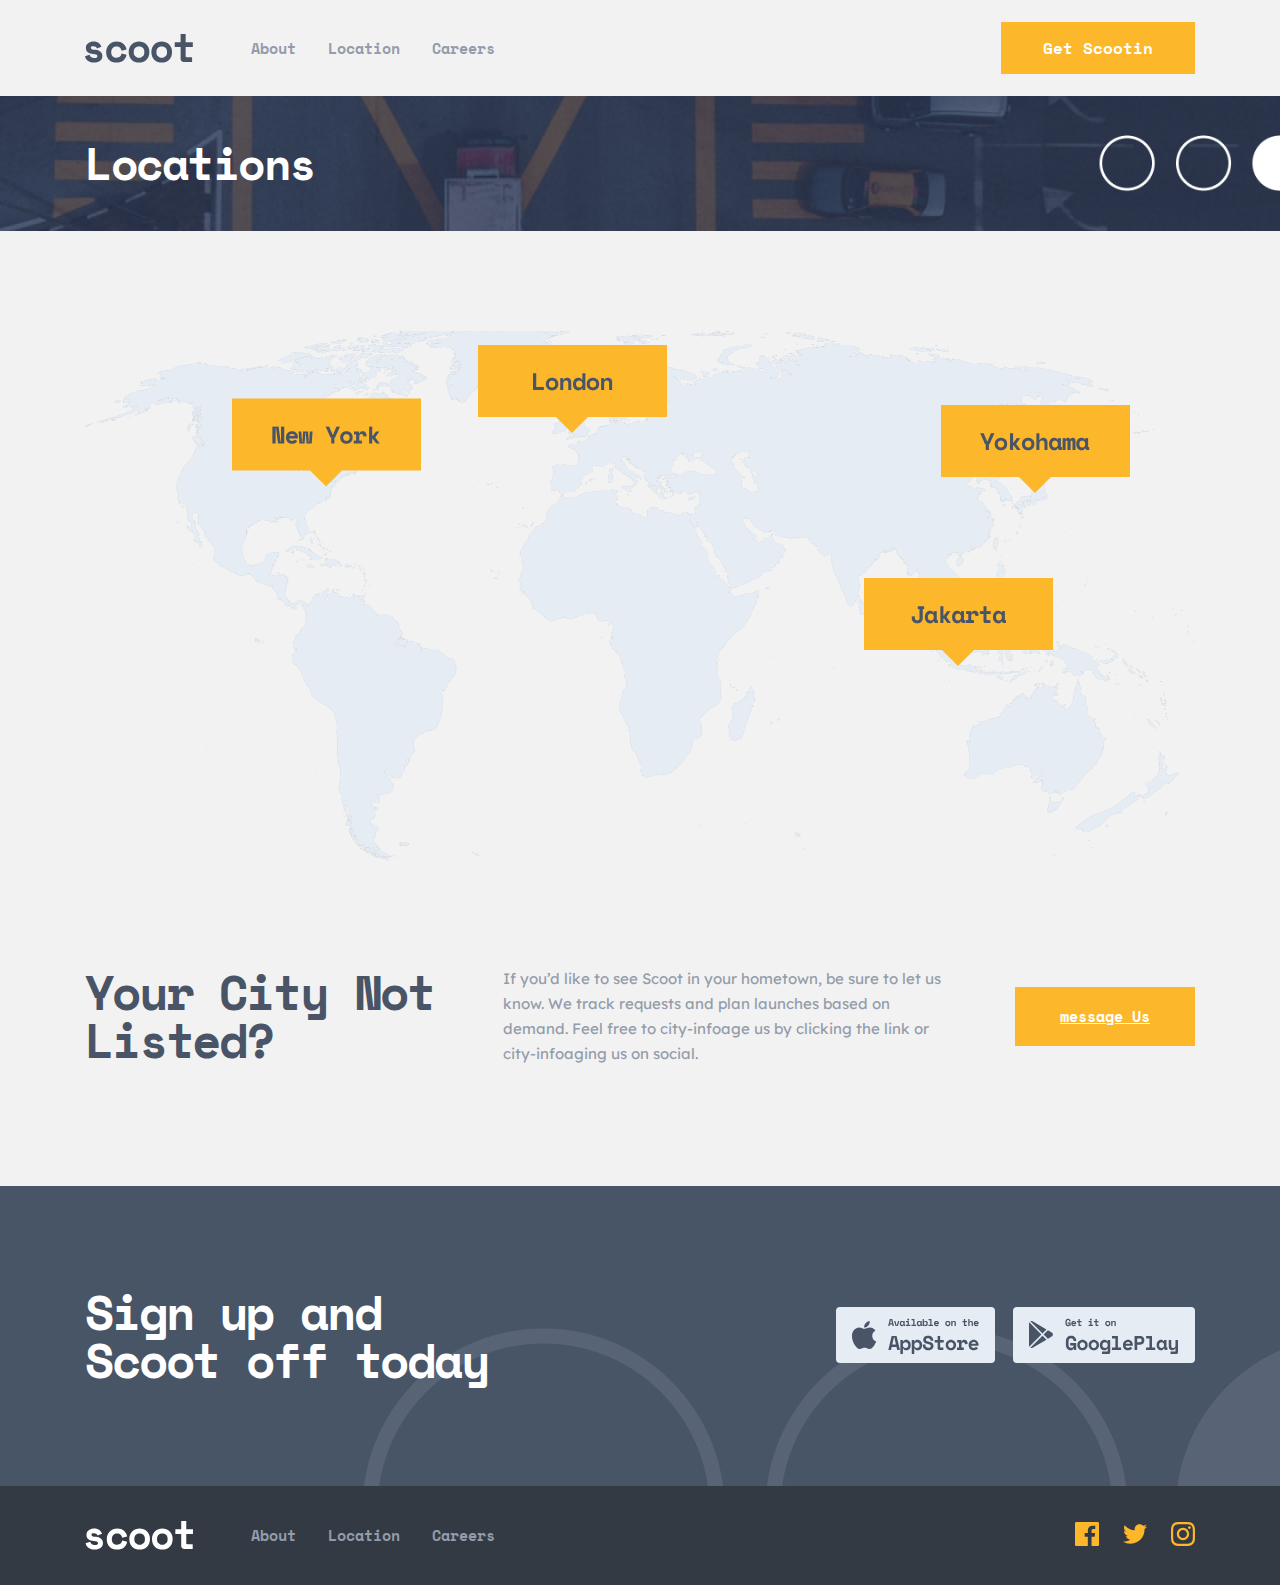
<file: careers.html>
<!DOCTYPE html>
<html lang="en">

<head>
    <meta charset="UTF-8">
    <meta http-equiv="X-UA-Compatible" content="IE=edge">
    <meta name="viewport" content="width=device-width, initial-scale=1.0">
    <title>Location</title>
    <link rel="stylesheet" href="./css/style.css">
    <link href="https://cdn.jsdelivr.net/npm/bootstrap@5.3.0-alpha1/dist/css/bootstrap.min.css" rel="stylesheet" integrity="sha384-GLhlTQ8iRABdZLl6O3oVMWSktQOp6b7In1Zl3/Jr59b6EGGoI1aFkw7cmDA6j6gD" crossorigin="anonymous">
</head>

<body>

    <header class="site-header">
        <div class="container">
            <div class="site-header__inner">
                <div class="burger">
                    <button class="burger" type="button" data-bs-toggle="offcanvas" data-bs-target="#offcanvasRight"
                        aria-controls="offcanvasRight">
                        <img src="./icons/burger.svg" alt="menu" width="20" height="16">
                    </button>

                    <div class="canvas-menu offcanvas offcanvas-end" tabindex="-1" id="offcanvasRight"
                        aria-labelledby="offcanvasRightLabel">
                        <div class="burger__head offcanvas-header">
                            <h5 class="burger__title offcanvas-title" id="offcanvasRightLabel">Menu</h5>
                            <button type="button" class="btn-close" data-bs-dismiss="offcanvas"
                                aria-label="Close"></button>
                        </div>
                        <div class="offcanvas-body">
                            <ul class="burger__list">
                                <li class="burger__item">
                                    <a class="burger__link" href="./index.html">
                                        About
                                    </a>
                                </li>
                                <li class="burger__item">
                                    <a class="burger__link" href="./lacation.html">
                                        Location
                                    </a>
                                </li>
                                <li class="burger__item">
                                    <a class="burger__link" href="./careers.html">
                                        Careers
                                    </a>
                                </li>
                            </ul>
                        </div>
                    </div>
                </div>
                <a class="logo" href="./index.html">
                    <img src="./images/logo.svg" alt="logo" width="108" height="29">
                </a>

                <nav class="site-navbar nav-active">
                    <ul class="navbar__list">
                        <li class="navbar__item">
                            <a class="navbar__link" href="./index.html">
                                About
                            </a>
                        </li>
                        <li class="navbar__item">
                            <a class="navbar__link" href="./lacation.html">
                                Location
                            </a>
                        </li>
                        <li class="navbar__item">
                            <a class="navbar__link" href="./careers.html">
                                Careers
                            </a>
                        </li>
                    </ul>
                </nav>

                <a class="mainbtn mainbtn-header" href="#">Get Scootin</a>
            </div>
        </div>
    </header>


    <main>

        <section class="careers-hero">
            <div class="container">
                <div class="careers-hero__inner">
                    <h2 class="careers-hero__title">Locations</h2>
                </div>
            </div>
        </section>

        <section class="map">
            <div class="container">
                <div class="map__inner">
                    <picture>
                        <source media="(max-width: 576px)" srcset="./images/map-img-mobile">
                        <img src="./images/map-img.png" alt="map" width="1110" height="543">
                    </picture>
                    <div class="map__content">
                        <ul class="map__list">
                            <li class="map__item">
                                New York
                            </li>
                            <li class="map__item">
                                London
                            </li>
                            <li class="map__item">
                                Jakarta
                            </li>
                            <li class="map__item">
                                Yokohama
                            </li>
                        </ul>
                    </div>
                </div>
            </div>
        </section>

        <section class="city-info">
            <div class="container">
                <div class="city-info__inner">
                    <h2 class="city-info__title">
                        Your City Not Listed?
                    </h2>
                    <p class="city-info__text">
                        If you’d like to see Scoot in your hometown, be sure to let us know. We track requests and plan
                        launches based on demand. Feel free to city-infoage us by clicking the link or city-infoaging us
                        on
                        social.
                    </p>
                    <a class="city-info__link" href="#">
                        message Us
                    </a>
                </div>
            </div>
        </section>

        <article class="site-article">
            <div class="container">
                <div class="site-article__inner">
                    <div class="textbox textbox-article">
                        <h2 class="site-article__title">
                            Sign up and Scoot off today
                        </h2>
                    </div>

                    <div class="btnbox">
                        <a class="btnbox__link" href="#">
                            <svg width="159" height="56" viewBox="0 0 159 56" fill="none"
                                xmlns="http://www.w3.org/2000/svg">
                                <rect width="159" height="56" rx="4" fill="#E5ECF4" />
                                <g clip-path="url(#clip0_0_3546)">
                                    <path
                                        d="M60.5 40H55.74L55.06 43H52.3L55.64 29H60.6L63.94 43H61.18L60.5 40ZM56.3 37.48H59.92L58.3 30.32H57.94L56.3 37.48ZM66.9132 47H64.3932V33.08H66.9132V34.52H67.2732C67.5399 33.9733 67.9266 33.5533 68.4332 33.26C68.9399 32.9533 69.5866 32.8 70.3732 32.8C70.9599 32.8 71.5132 32.9133 72.0332 33.14C72.5666 33.3667 73.0266 33.7 73.4132 34.14C73.8132 34.5667 74.1266 35.0933 74.3532 35.72C74.5932 36.3467 74.7132 37.06 74.7132 37.86V38.22C74.7132 39.0333 74.5999 39.7533 74.3732 40.38C74.1466 41.0067 73.8399 41.54 73.4532 41.98C73.0666 42.4067 72.6066 42.7333 72.0732 42.96C71.5532 43.1733 70.9866 43.28 70.3732 43.28C69.9199 43.28 69.5266 43.2333 69.1932 43.14C68.8599 43.0467 68.5666 42.92 68.3132 42.76C68.0732 42.6 67.8666 42.42 67.6932 42.22C67.5332 42.0067 67.3932 41.7867 67.2732 41.56H66.9132V47ZM69.5532 40.88C70.3399 40.88 70.9732 40.64 71.4532 40.16C71.9466 39.6667 72.1932 39 72.1932 38.16V37.92C72.1932 37.08 71.9466 36.42 71.4532 35.94C70.9732 35.4467 70.3399 35.2 69.5532 35.2C68.7666 35.2 68.1266 35.4533 67.6332 35.96C67.1532 36.4533 66.9132 37.1067 66.9132 37.92V38.16C66.9132 38.9733 67.1532 39.6333 67.6332 40.14C68.1266 40.6333 68.7666 40.88 69.5532 40.88ZM78.2665 47H75.7465V33.08H78.2665V34.52H78.6265C78.8931 33.9733 79.2798 33.5533 79.7865 33.26C80.2931 32.9533 80.9398 32.8 81.7265 32.8C82.3131 32.8 82.8665 32.9133 83.3865 33.14C83.9198 33.3667 84.3798 33.7 84.7665 34.14C85.1665 34.5667 85.4798 35.0933 85.7065 35.72C85.9465 36.3467 86.0665 37.06 86.0665 37.86V38.22C86.0665 39.0333 85.9531 39.7533 85.7265 40.38C85.4998 41.0067 85.1931 41.54 84.8065 41.98C84.4198 42.4067 83.9598 42.7333 83.4265 42.96C82.9065 43.1733 82.3398 43.28 81.7265 43.28C81.2731 43.28 80.8798 43.2333 80.5465 43.14C80.2131 43.0467 79.9198 42.92 79.6665 42.76C79.4265 42.6 79.2198 42.42 79.0465 42.22C78.8865 42.0067 78.7465 41.7867 78.6265 41.56H78.2665V47ZM80.9065 40.88C81.6931 40.88 82.3265 40.64 82.8065 40.16C83.2998 39.6667 83.5465 39 83.5465 38.16V37.92C83.5465 37.08 83.2998 36.42 82.8065 35.94C82.3265 35.4467 81.6931 35.2 80.9065 35.2C80.1198 35.2 79.4798 35.4533 78.9865 35.96C78.5065 36.4533 78.2665 37.1067 78.2665 37.92V38.16C78.2665 38.9733 78.5065 39.6333 78.9865 40.14C79.4798 40.6333 80.1198 40.88 80.9065 40.88ZM94.5797 33.28C94.5797 32.72 94.3597 32.2333 93.9197 31.82C93.493 31.4067 92.8864 31.2 92.0997 31.2C91.433 31.2 90.9064 31.34 90.5197 31.62C90.133 31.8867 89.9397 32.2533 89.9397 32.72C89.9397 32.96 89.9864 33.18 90.0797 33.38C90.173 33.5667 90.333 33.74 90.5597 33.9C90.7997 34.0467 91.1064 34.18 91.4797 34.3C91.8664 34.42 92.353 34.5333 92.9397 34.64C94.4064 34.9067 95.5264 35.3533 96.2997 35.98C97.073 36.6067 97.4597 37.5333 97.4597 38.76V39C97.4597 39.6533 97.3397 40.2467 97.0997 40.78C96.873 41.3 96.5397 41.7467 96.0997 42.12C95.6597 42.4933 95.1264 42.78 94.4997 42.98C93.873 43.18 93.1664 43.28 92.3797 43.28C91.4597 43.28 90.6464 43.1533 89.9397 42.9C89.2464 42.6333 88.6664 42.2733 88.1997 41.82C87.733 41.3533 87.3797 40.8133 87.1397 40.2C86.8997 39.5733 86.7797 38.8933 86.7797 38.16V37.56H89.4197V38.04C89.4197 38.88 89.6597 39.5533 90.1397 40.06C90.633 40.5533 91.393 40.8 92.4197 40.8C93.2197 40.8 93.813 40.6267 94.1997 40.28C94.5864 39.9333 94.7797 39.52 94.7797 39.04C94.7797 38.8133 94.7397 38.6 94.6597 38.4C94.5797 38.1867 94.4397 38 94.2397 37.84C94.0397 37.6667 93.7664 37.5133 93.4197 37.38C93.073 37.2467 92.633 37.1333 92.0997 37.04C91.393 36.92 90.7464 36.7667 90.1597 36.58C89.573 36.38 89.0597 36.12 88.6197 35.8C88.193 35.48 87.8597 35.08 87.6197 34.6C87.3797 34.12 87.2597 33.5333 87.2597 32.84V32.72C87.2597 32.1467 87.373 31.62 87.5997 31.14C87.8397 30.6467 88.1664 30.22 88.5797 29.86C89.0064 29.5 89.513 29.22 90.0997 29.02C90.6997 28.82 91.3664 28.72 92.0997 28.72C92.9264 28.72 93.6597 28.84 94.2997 29.08C94.9397 29.3067 95.473 29.62 95.8997 30.02C96.3397 30.42 96.6664 30.88 96.8797 31.4C97.1064 31.92 97.2197 32.4667 97.2197 33.04V33.76H94.5797V33.28ZM98.6929 33.08H101.633V29H104.153V33.08H107.733V35.48H104.153V40C104.153 40.4 104.333 40.6 104.693 40.6H107.373V43H103.173C102.72 43 102.346 42.8533 102.053 42.56C101.773 42.2667 101.633 41.8933 101.633 41.44V35.48H98.6929V33.08ZM120.046 38.16C120.046 38.9867 119.906 39.72 119.626 40.36C119.346 40.9867 118.966 41.52 118.486 41.96C118.006 42.3867 117.453 42.7133 116.826 42.94C116.213 43.1667 115.566 43.28 114.886 43.28C114.206 43.28 113.553 43.1667 112.926 42.94C112.313 42.7133 111.766 42.3867 111.286 41.96C110.806 41.52 110.426 40.9867 110.146 40.36C109.866 39.72 109.726 38.9867 109.726 38.16V37.92C109.726 37.1067 109.866 36.3867 110.146 35.76C110.426 35.12 110.806 34.58 111.286 34.14C111.766 33.7 112.313 33.3667 112.926 33.14C113.553 32.9133 114.206 32.8 114.886 32.8C115.566 32.8 116.213 32.9133 116.826 33.14C117.453 33.3667 118.006 33.7 118.486 34.14C118.966 34.58 119.346 35.12 119.626 35.76C119.906 36.3867 120.046 37.1067 120.046 37.92V38.16ZM114.886 40.88C115.246 40.88 115.586 40.82 115.906 40.7C116.226 40.58 116.506 40.4067 116.746 40.18C116.986 39.9533 117.173 39.68 117.306 39.36C117.453 39.0267 117.526 38.6533 117.526 38.24V37.84C117.526 37.4267 117.453 37.06 117.306 36.74C117.173 36.4067 116.986 36.1267 116.746 35.9C116.506 35.6733 116.226 35.5 115.906 35.38C115.586 35.26 115.246 35.2 114.886 35.2C114.526 35.2 114.186 35.26 113.866 35.38C113.546 35.5 113.266 35.6733 113.026 35.9C112.786 36.1267 112.593 36.4067 112.446 36.74C112.313 37.06 112.246 37.4267 112.246 37.84V38.24C112.246 38.6533 112.313 39.0267 112.446 39.36C112.593 39.68 112.786 39.9533 113.026 40.18C113.266 40.4067 113.546 40.58 113.866 40.7C114.186 40.82 114.526 40.88 114.886 40.88ZM121.199 33.08H125.399V34.52H125.759C125.946 33.9733 126.259 33.5533 126.699 33.26C127.153 32.9533 127.693 32.8 128.319 32.8C129.306 32.8 130.099 33.1133 130.699 33.74C131.299 34.3533 131.599 35.2933 131.599 36.56V37L128.999 37.24V36.96C128.999 36.4133 128.859 35.98 128.579 35.66C128.299 35.3267 127.879 35.16 127.319 35.16C126.759 35.16 126.319 35.3533 125.999 35.74C125.679 36.1267 125.519 36.68 125.519 37.4V40.6H127.799V43H120.959V40.6H122.999V35.48H121.199V33.08ZM135.253 38.86C135.266 39.1533 135.333 39.4267 135.453 39.68C135.586 39.92 135.759 40.1333 135.973 40.32C136.199 40.4933 136.453 40.6333 136.733 40.74C137.026 40.8333 137.333 40.88 137.653 40.88C138.279 40.88 138.759 40.7733 139.093 40.56C139.426 40.3333 139.666 40.0667 139.813 39.76L141.973 40.96C141.853 41.2133 141.686 41.48 141.473 41.76C141.259 42.0267 140.979 42.2733 140.633 42.5C140.299 42.7267 139.886 42.9133 139.393 43.06C138.913 43.2067 138.346 43.28 137.693 43.28C136.946 43.28 136.266 43.16 135.653 42.92C135.039 42.68 134.506 42.3333 134.053 41.88C133.613 41.4267 133.266 40.8733 133.013 40.22C132.773 39.5667 132.653 38.8267 132.653 38V37.88C132.653 37.12 132.779 36.4267 133.033 35.8C133.299 35.1733 133.659 34.64 134.113 34.2C134.566 33.76 135.093 33.42 135.693 33.18C136.306 32.9267 136.959 32.8 137.653 32.8C138.506 32.8 139.239 32.9533 139.853 33.26C140.466 33.5533 140.973 33.9333 141.373 34.4C141.773 34.8533 142.066 35.36 142.253 35.92C142.439 36.4667 142.533 37 142.533 37.52V38.86H135.253ZM137.633 35.08C136.993 35.08 136.473 35.2467 136.073 35.58C135.673 35.9 135.413 36.2733 135.293 36.7H139.973C139.893 36.2333 139.639 35.8467 139.213 35.54C138.799 35.2333 138.273 35.08 137.633 35.08Z"
                                        fill="#495567" />
                                    <path
                                        d="M56.25 17.5H53.87L53.53 19H52.15L53.82 12H56.3L57.97 19H56.59L56.25 17.5ZM54.15 16.24H55.96L55.15 12.66H54.97L54.15 16.24ZM58.1066 14.04H59.4666L60.6366 18.4H60.8166L61.9866 14.04H63.3466L61.9266 19H59.5266L58.1066 14.04ZM67.3432 18.28C67.2099 18.5933 67.0232 18.8167 66.7832 18.95C66.5432 19.0767 66.2632 19.14 65.9432 19.14C65.6432 19.14 65.3599 19.0833 65.0932 18.97C64.8332 18.8567 64.6032 18.69 64.4032 18.47C64.2032 18.25 64.0432 17.9833 63.9232 17.67C63.8099 17.3567 63.7532 17 63.7532 16.6V16.44C63.7532 16.0467 63.8099 15.6933 63.9232 15.38C64.0366 15.0667 64.1899 14.8 64.3832 14.58C64.5766 14.36 64.7999 14.1933 65.0532 14.08C65.3132 13.96 65.5899 13.9 65.8832 13.9C66.2366 13.9 66.5199 13.96 66.7332 14.08C66.9532 14.2 67.1266 14.3867 67.2532 14.64H67.4332V14.04H68.6932V17.5C68.6932 17.7 68.7832 17.8 68.9632 17.8H69.1532V19H68.2932C68.0666 19 67.8799 18.9333 67.7332 18.8C67.5932 18.6667 67.5232 18.4933 67.5232 18.28H67.3432ZM66.2232 17.94C66.5899 17.94 66.8832 17.82 67.1032 17.58C67.3232 17.3333 67.4332 17 67.4332 16.58V16.46C67.4332 16.04 67.3232 15.71 67.1032 15.47C66.8832 15.2233 66.5899 15.1 66.2232 15.1C65.8566 15.1 65.5632 15.2233 65.3432 15.47C65.1232 15.71 65.0132 16.04 65.0132 16.46V16.58C65.0132 17 65.1232 17.3333 65.3432 17.58C65.5632 17.82 65.8566 17.94 66.2232 17.94ZM69.8999 17.8H71.5799V15.24H70.0199V14.04H72.8399V17.8H74.2799V19H69.8999V17.8ZM73.1499 12.57C73.1499 12.7033 73.1232 12.83 73.0699 12.95C73.0232 13.0633 72.9565 13.1633 72.8699 13.25C72.7832 13.33 72.6799 13.3967 72.5599 13.45C72.4465 13.4967 72.3265 13.52 72.1999 13.52C72.0665 13.52 71.9432 13.4967 71.8299 13.45C71.7165 13.3967 71.6165 13.33 71.5299 13.25C71.4432 13.1633 71.3732 13.0633 71.3199 12.95C71.2732 12.83 71.2499 12.7033 71.2499 12.57C71.2499 12.4367 71.2732 12.3133 71.3199 12.2C71.3732 12.08 71.4432 11.98 71.5299 11.9C71.6165 11.8133 71.7165 11.7467 71.8299 11.7C71.9432 11.6467 72.0665 11.62 72.1999 11.62C72.3265 11.62 72.4465 11.6467 72.5599 11.7C72.6799 11.7467 72.7832 11.8133 72.8699 11.9C72.9565 11.98 73.0232 12.08 73.0699 12.2C73.1232 12.3133 73.1499 12.4367 73.1499 12.57ZM75.4565 17.8H77.1965V13.2H75.5165V12H78.4565V17.8H80.0765V19H75.4565V17.8ZM84.3731 18.28C84.2398 18.5933 84.0531 18.8167 83.8131 18.95C83.5731 19.0767 83.2931 19.14 82.9731 19.14C82.6731 19.14 82.3898 19.0833 82.1231 18.97C81.8631 18.8567 81.6331 18.69 81.4331 18.47C81.2331 18.25 81.0731 17.9833 80.9531 17.67C80.8398 17.3567 80.7831 17 80.7831 16.6V16.44C80.7831 16.0467 80.8398 15.6933 80.9531 15.38C81.0664 15.0667 81.2198 14.8 81.4131 14.58C81.6064 14.36 81.8298 14.1933 82.0831 14.08C82.3431 13.96 82.6198 13.9 82.9131 13.9C83.2664 13.9 83.5498 13.96 83.7631 14.08C83.9831 14.2 84.1564 14.3867 84.2831 14.64H84.4631V14.04H85.7231V17.5C85.7231 17.7 85.8131 17.8 85.9931 17.8H86.1831V19H85.3231C85.0964 19 84.9098 18.9333 84.7631 18.8C84.6231 18.6667 84.5531 18.4933 84.5531 18.28H84.3731ZM83.2531 17.94C83.6198 17.94 83.9131 17.82 84.1331 17.58C84.3531 17.3333 84.4631 17 84.4631 16.58V16.46C84.4631 16.04 84.3531 15.71 84.1331 15.47C83.9131 15.2233 83.6198 15.1 83.2531 15.1C82.8864 15.1 82.5931 15.2233 82.3731 15.47C82.1531 15.71 82.0431 16.04 82.0431 16.46V16.58C82.0431 17 82.1531 17.3333 82.3731 17.58C82.5931 17.82 82.8864 17.94 83.2531 17.94ZM87.8897 19H86.6297V12H87.8897V14.76H88.0697C88.203 14.4867 88.3964 14.2767 88.6497 14.13C88.903 13.9767 89.2264 13.9 89.6197 13.9C89.913 13.9 90.1897 13.9567 90.4497 14.07C90.7164 14.1833 90.9464 14.35 91.1397 14.57C91.3397 14.7833 91.4964 15.0467 91.6097 15.36C91.7297 15.6733 91.7897 16.03 91.7897 16.43V16.61C91.7897 17.0167 91.733 17.3767 91.6197 17.69C91.5064 18.0033 91.353 18.27 91.1597 18.49C90.9664 18.7033 90.7364 18.8667 90.4697 18.98C90.2097 19.0867 89.9264 19.14 89.6197 19.14C89.393 19.14 89.1964 19.1167 89.0297 19.07C88.863 19.0233 88.7164 18.96 88.5897 18.88C88.4697 18.8 88.3664 18.71 88.2797 18.61C88.1997 18.5033 88.1297 18.3933 88.0697 18.28H87.8897V19ZM89.2097 17.94C89.603 17.94 89.9197 17.82 90.1597 17.58C90.4064 17.3333 90.5297 17 90.5297 16.58V16.46C90.5297 16.04 90.4064 15.71 90.1597 15.47C89.9197 15.2233 89.603 15.1 89.2097 15.1C88.8164 15.1 88.4964 15.2267 88.2497 15.48C88.0097 15.7267 87.8897 16.0533 87.8897 16.46V16.58C87.8897 16.9867 88.0097 17.3167 88.2497 17.57C88.4964 17.8167 88.8164 17.94 89.2097 17.94ZM92.4863 17.8H94.2263V13.2H92.5463V12H95.4863V17.8H97.1063V19H92.4863V17.8ZM99.3029 16.93C99.3096 17.0767 99.3429 17.2133 99.4029 17.34C99.4696 17.46 99.5563 17.5667 99.6629 17.66C99.7763 17.7467 99.9029 17.8167 100.043 17.87C100.19 17.9167 100.343 17.94 100.503 17.94C100.816 17.94 101.056 17.8867 101.223 17.78C101.39 17.6667 101.51 17.5333 101.583 17.38L102.663 17.98C102.603 18.1067 102.52 18.24 102.413 18.38C102.306 18.5133 102.166 18.6367 101.993 18.75C101.826 18.8633 101.62 18.9567 101.373 19.03C101.133 19.1033 100.85 19.14 100.523 19.14C100.15 19.14 99.8096 19.08 99.5029 18.96C99.1963 18.84 98.9296 18.6667 98.7029 18.44C98.4829 18.2133 98.3096 17.9367 98.1829 17.61C98.0629 17.2833 98.0029 16.9133 98.0029 16.5V16.44C98.0029 16.06 98.0663 15.7133 98.1929 15.4C98.3263 15.0867 98.5063 14.82 98.7329 14.6C98.9596 14.38 99.2229 14.21 99.5229 14.09C99.8296 13.9633 100.156 13.9 100.503 13.9C100.93 13.9 101.296 13.9767 101.603 14.13C101.91 14.2767 102.163 14.4667 102.363 14.7C102.563 14.9267 102.71 15.18 102.803 15.46C102.896 15.7333 102.943 16 102.943 16.26V16.93H99.3029ZM100.493 15.04C100.173 15.04 99.9129 15.1233 99.7129 15.29C99.5129 15.45 99.3829 15.6367 99.3229 15.85H101.663C101.623 15.6167 101.496 15.4233 101.283 15.27C101.076 15.1167 100.813 15.04 100.493 15.04ZM114.406 16.58C114.406 16.9933 114.336 17.36 114.196 17.68C114.056 17.9933 113.866 18.26 113.626 18.48C113.386 18.6933 113.11 18.8567 112.796 18.97C112.49 19.0833 112.166 19.14 111.826 19.14C111.486 19.14 111.16 19.0833 110.846 18.97C110.54 18.8567 110.266 18.6933 110.026 18.48C109.786 18.26 109.596 17.9933 109.456 17.68C109.316 17.36 109.246 16.9933 109.246 16.58V16.46C109.246 16.0533 109.316 15.6933 109.456 15.38C109.596 15.06 109.786 14.79 110.026 14.57C110.266 14.35 110.54 14.1833 110.846 14.07C111.16 13.9567 111.486 13.9 111.826 13.9C112.166 13.9 112.49 13.9567 112.796 14.07C113.11 14.1833 113.386 14.35 113.626 14.57C113.866 14.79 114.056 15.06 114.196 15.38C114.336 15.6933 114.406 16.0533 114.406 16.46V16.58ZM111.826 17.94C112.006 17.94 112.176 17.91 112.336 17.85C112.496 17.79 112.636 17.7033 112.756 17.59C112.876 17.4767 112.97 17.34 113.036 17.18C113.11 17.0133 113.146 16.8267 113.146 16.62V16.42C113.146 16.2133 113.11 16.03 113.036 15.87C112.97 15.7033 112.876 15.5633 112.756 15.45C112.636 15.3367 112.496 15.25 112.336 15.19C112.176 15.13 112.006 15.1 111.826 15.1C111.646 15.1 111.476 15.13 111.316 15.19C111.156 15.25 111.016 15.3367 110.896 15.45C110.776 15.5633 110.68 15.7033 110.606 15.87C110.54 16.03 110.506 16.2133 110.506 16.42V16.62C110.506 16.8267 110.54 17.0133 110.606 17.18C110.68 17.34 110.776 17.4767 110.896 17.59C111.016 17.7033 111.156 17.79 111.316 17.85C111.476 17.91 111.646 17.94 111.826 17.94ZM116.483 19H115.223V14.04H116.483V14.78H116.663C116.776 14.5 116.959 14.2833 117.213 14.13C117.466 13.9767 117.763 13.9 118.103 13.9C118.343 13.9 118.566 13.94 118.773 14.02C118.986 14.0933 119.173 14.21 119.333 14.37C119.493 14.53 119.616 14.7333 119.703 14.98C119.796 15.2267 119.843 15.52 119.843 15.86V19H118.583V16.18C118.583 15.8267 118.496 15.55 118.323 15.35C118.156 15.1433 117.913 15.04 117.593 15.04C117.219 15.04 116.939 15.1667 116.753 15.42C116.573 15.6667 116.483 16 116.483 16.42V19ZM126.436 14.04H127.906V12H129.166V14.04H130.956V15.24H129.166V17.5C129.166 17.7 129.256 17.8 129.436 17.8H130.776V19H128.676C128.449 19 128.263 18.9267 128.116 18.78C127.976 18.6333 127.906 18.4467 127.906 18.22V15.24H126.436V14.04ZM133.533 19H132.273V12H133.533V14.84H133.713C133.839 14.54 134.026 14.31 134.273 14.15C134.519 13.9833 134.823 13.9 135.183 13.9C135.429 13.9 135.656 13.94 135.863 14.02C136.069 14.1 136.249 14.22 136.403 14.38C136.556 14.54 136.676 14.7467 136.763 15C136.849 15.2467 136.893 15.54 136.893 15.88V19H135.633V16.18C135.633 15.8267 135.546 15.55 135.373 15.35C135.206 15.1433 134.963 15.04 134.643 15.04C134.269 15.04 133.989 15.1667 133.803 15.42C133.623 15.6667 133.533 16 133.533 16.42V19ZM139.039 16.93C139.046 17.0767 139.079 17.2133 139.139 17.34C139.206 17.46 139.293 17.5667 139.399 17.66C139.513 17.7467 139.639 17.8167 139.779 17.87C139.926 17.9167 140.079 17.94 140.239 17.94C140.553 17.94 140.793 17.8867 140.959 17.78C141.126 17.6667 141.246 17.5333 141.319 17.38L142.399 17.98C142.339 18.1067 142.256 18.24 142.149 18.38C142.043 18.5133 141.903 18.6367 141.729 18.75C141.563 18.8633 141.356 18.9567 141.109 19.03C140.869 19.1033 140.586 19.14 140.259 19.14C139.886 19.14 139.546 19.08 139.239 18.96C138.933 18.84 138.666 18.6667 138.439 18.44C138.219 18.2133 138.046 17.9367 137.919 17.61C137.799 17.2833 137.739 16.9133 137.739 16.5V16.44C137.739 16.06 137.803 15.7133 137.929 15.4C138.063 15.0867 138.243 14.82 138.469 14.6C138.696 14.38 138.959 14.21 139.259 14.09C139.566 13.9633 139.893 13.9 140.239 13.9C140.666 13.9 141.033 13.9767 141.339 14.13C141.646 14.2767 141.899 14.4667 142.099 14.7C142.299 14.9267 142.446 15.18 142.539 15.46C142.633 15.7333 142.679 16 142.679 16.26V16.93H139.039ZM140.229 15.04C139.909 15.04 139.649 15.1233 139.449 15.29C139.249 15.45 139.119 15.6367 139.059 15.85H141.399C141.359 15.6167 141.233 15.4233 141.019 15.27C140.813 15.1167 140.549 15.04 140.229 15.04Z"
                                        fill="#495567" />
                                </g>
                                <path fill-rule="evenodd" clip-rule="evenodd"
                                    d="M29.5501 16.2326C30.5379 15.0264 32.2329 14.1001 33.6831 14C33.9262 15.649 33.2547 17.2641 32.3672 18.4058C31.4185 19.6324 29.7813 20.5807 28.1968 20.5315C27.9078 18.9521 28.649 17.3268 29.5501 16.2326ZM34.0165 20.5333C35.9466 20.5333 37.9903 21.5773 39.4446 23.3763C34.677 25.9705 35.4494 32.7283 40.2667 34.5378C39.6044 35.9952 39.2865 36.645 38.4325 37.936C37.241 39.7367 35.5631 41.9805 33.4803 41.9963C32.6241 42.0052 32.0624 41.7496 31.4568 41.474C30.7549 41.1545 29.9939 40.8082 28.647 40.8157C27.3076 40.8222 26.5345 41.1643 25.8229 41.4791C25.2017 41.7539 24.6274 42.008 23.7641 41.9998C21.6831 41.9823 20.0921 39.9574 18.9007 38.1567C15.5714 33.1242 15.2198 27.2159 17.2742 24.0734C18.7356 21.8418 21.0403 20.5368 23.2048 20.5368C24.3584 20.5368 25.2881 20.8657 26.1741 21.1791C26.9805 21.4643 27.7507 21.7367 28.6204 21.7367C29.4252 21.7367 30.0869 21.488 30.8086 21.2167C31.6745 20.8913 32.6268 20.5333 34.0165 20.5333Z"
                                    fill="#495567" />
                                <defs>
                                    <clipPath id="clip0_0_3546">
                                        <rect width="91" height="39" fill="white" transform="translate(52 8)" />
                                    </clipPath>
                                </defs>
                            </svg>
                        </a>
                        <a class="btnbox__link" href="#">
                            <svg width="182" height="56" viewBox="0 0 182 56" fill="none"
                                xmlns="http://www.w3.org/2000/svg">
                                <rect width="182" height="56" rx="4" fill="#E5ECF4" />
                                <g clip-path="url(#clip0_0_3555)">
                                    <path
                                        d="M57.2 35.92H63.2V43H60.8V41.44H60.44C60.28 41.96 59.9733 42.4 59.52 42.76C59.0667 43.1067 58.3867 43.28 57.48 43.28C56.84 43.28 56.24 43.16 55.68 42.92C55.12 42.68 54.6333 42.3267 54.22 41.86C53.8067 41.38 53.48 40.7933 53.24 40.1C53 39.3933 52.88 38.5733 52.88 37.64V34.36C52.88 33.4533 53.0067 32.6533 53.26 31.96C53.5267 31.2533 53.8867 30.66 54.34 30.18C54.8067 29.7 55.36 29.34 56 29.1C56.64 28.8467 57.3467 28.72 58.12 28.72C58.92 28.72 59.6333 28.8533 60.26 29.12C60.8867 29.3733 61.42 29.7333 61.86 30.2C62.3 30.6533 62.6333 31.1933 62.86 31.82C63.0867 32.4333 63.2 33.0933 63.2 33.8V34.04H60.56V33.8C60.56 32.96 60.34 32.3267 59.9 31.9C59.4733 31.46 58.8667 31.24 58.08 31.24C57.3333 31.24 56.72 31.4933 56.24 32C55.76 32.4933 55.52 33.3467 55.52 34.56V37.52C55.52 39.68 56.4 40.76 58.16 40.76C58.9467 40.76 59.54 40.5533 59.94 40.14C60.3533 39.7133 60.56 39.1467 60.56 38.44H57.2V35.92ZM74.6332 38.16C74.6332 38.9867 74.4932 39.72 74.2132 40.36C73.9332 40.9867 73.5532 41.52 73.0732 41.96C72.5932 42.3867 72.0399 42.7133 71.4132 42.94C70.7999 43.1667 70.1532 43.28 69.4732 43.28C68.7932 43.28 68.1399 43.1667 67.5132 42.94C66.8999 42.7133 66.3532 42.3867 65.8732 41.96C65.3932 41.52 65.0132 40.9867 64.7332 40.36C64.4532 39.72 64.3132 38.9867 64.3132 38.16V37.92C64.3132 37.1067 64.4532 36.3867 64.7332 35.76C65.0132 35.12 65.3932 34.58 65.8732 34.14C66.3532 33.7 66.8999 33.3667 67.5132 33.14C68.1399 32.9133 68.7932 32.8 69.4732 32.8C70.1532 32.8 70.7999 32.9133 71.4132 33.14C72.0399 33.3667 72.5932 33.7 73.0732 34.14C73.5532 34.58 73.9332 35.12 74.2132 35.76C74.4932 36.3867 74.6332 37.1067 74.6332 37.92V38.16ZM69.4732 40.88C69.8332 40.88 70.1732 40.82 70.4932 40.7C70.8132 40.58 71.0932 40.4067 71.3332 40.18C71.5732 39.9533 71.7599 39.68 71.8932 39.36C72.0399 39.0267 72.1132 38.6533 72.1132 38.24V37.84C72.1132 37.4267 72.0399 37.06 71.8932 36.74C71.7599 36.4067 71.5732 36.1267 71.3332 35.9C71.0932 35.6733 70.8132 35.5 70.4932 35.38C70.1732 35.26 69.8332 35.2 69.4732 35.2C69.1132 35.2 68.7732 35.26 68.4532 35.38C68.1332 35.5 67.8532 35.6733 67.6132 35.9C67.3732 36.1267 67.1799 36.4067 67.0332 36.74C66.8999 37.06 66.8332 37.4267 66.8332 37.84V38.24C66.8332 38.6533 66.8999 39.0267 67.0332 39.36C67.1799 39.68 67.3732 39.9533 67.6132 40.18C67.8532 40.4067 68.1332 40.58 68.4532 40.7C68.7732 40.82 69.1132 40.88 69.4732 40.88ZM85.9865 38.16C85.9865 38.9867 85.8465 39.72 85.5665 40.36C85.2865 40.9867 84.9065 41.52 84.4265 41.96C83.9465 42.3867 83.3931 42.7133 82.7665 42.94C82.1531 43.1667 81.5065 43.28 80.8265 43.28C80.1465 43.28 79.4931 43.1667 78.8665 42.94C78.2531 42.7133 77.7065 42.3867 77.2265 41.96C76.7465 41.52 76.3665 40.9867 76.0865 40.36C75.8065 39.72 75.6665 38.9867 75.6665 38.16V37.92C75.6665 37.1067 75.8065 36.3867 76.0865 35.76C76.3665 35.12 76.7465 34.58 77.2265 34.14C77.7065 33.7 78.2531 33.3667 78.8665 33.14C79.4931 32.9133 80.1465 32.8 80.8265 32.8C81.5065 32.8 82.1531 32.9133 82.7665 33.14C83.3931 33.3667 83.9465 33.7 84.4265 34.14C84.9065 34.58 85.2865 35.12 85.5665 35.76C85.8465 36.3867 85.9865 37.1067 85.9865 37.92V38.16ZM80.8265 40.88C81.1865 40.88 81.5265 40.82 81.8465 40.7C82.1665 40.58 82.4465 40.4067 82.6865 40.18C82.9265 39.9533 83.1131 39.68 83.2465 39.36C83.3931 39.0267 83.4665 38.6533 83.4665 38.24V37.84C83.4665 37.4267 83.3931 37.06 83.2465 36.74C83.1131 36.4067 82.9265 36.1267 82.6865 35.9C82.4465 35.6733 82.1665 35.5 81.8465 35.38C81.5265 35.26 81.1865 35.2 80.8265 35.2C80.4665 35.2 80.1265 35.26 79.8065 35.38C79.4865 35.5 79.2065 35.6733 78.9665 35.9C78.7265 36.1267 78.5331 36.4067 78.3865 36.74C78.2531 37.06 78.1865 37.4267 78.1865 37.84V38.24C78.1865 38.6533 78.2531 39.0267 78.3865 39.36C78.5331 39.68 78.7265 39.9533 78.9665 40.18C79.2065 40.4067 79.4865 40.58 79.8065 40.7C80.1265 40.82 80.4665 40.88 80.8265 40.88ZM94.6997 41.56H94.3397C94.233 41.7867 94.0997 42.0067 93.9397 42.22C93.793 42.42 93.593 42.6 93.3397 42.76C93.0997 42.92 92.8064 43.0467 92.4597 43.14C92.1264 43.2333 91.7197 43.28 91.2397 43.28C90.6264 43.28 90.053 43.1733 89.5197 42.96C88.9997 42.7333 88.5397 42.4067 88.1397 41.98C87.753 41.54 87.4464 41.0067 87.2197 40.38C87.0064 39.7533 86.8997 39.0333 86.8997 38.22V37.86C86.8997 37.06 87.013 36.3467 87.2397 35.72C87.4797 35.0933 87.7997 34.5667 88.1997 34.14C88.613 33.7 89.0864 33.3667 89.6197 33.14C90.1664 32.9133 90.7397 32.8 91.3397 32.8C92.1397 32.8 92.773 32.9533 93.2397 33.26C93.7064 33.5533 94.073 33.9733 94.3397 34.52H94.6997V33.08H97.2197V45.44C97.2197 45.8933 97.073 46.2667 96.7797 46.56C96.4997 46.8533 96.133 47 95.6797 47H88.9997V44.6H94.1597C94.5197 44.6 94.6997 44.4 94.6997 44V41.56ZM92.0597 40.88C92.8464 40.88 93.4797 40.6333 93.9597 40.14C94.453 39.6333 94.6997 38.9733 94.6997 38.16V37.92C94.6997 37.1067 94.453 36.4533 93.9597 35.96C93.4797 35.4533 92.8464 35.2 92.0597 35.2C91.273 35.2 90.633 35.4467 90.1397 35.94C89.6597 36.42 89.4197 37.08 89.4197 37.92V38.16C89.4197 39 89.6597 39.6667 90.1397 40.16C90.633 40.64 91.273 40.88 92.0597 40.88ZM98.9129 40.6H102.393V31.4H99.0329V29H104.913V40.6H108.153V43H98.9129V40.6ZM112.546 38.86C112.56 39.1533 112.626 39.4267 112.746 39.68C112.88 39.92 113.053 40.1333 113.266 40.32C113.493 40.4933 113.746 40.6333 114.026 40.74C114.32 40.8333 114.626 40.88 114.946 40.88C115.573 40.88 116.053 40.7733 116.386 40.56C116.72 40.3333 116.96 40.0667 117.106 39.76L119.266 40.96C119.146 41.2133 118.98 41.48 118.766 41.76C118.553 42.0267 118.273 42.2733 117.926 42.5C117.593 42.7267 117.18 42.9133 116.686 43.06C116.206 43.2067 115.64 43.28 114.986 43.28C114.24 43.28 113.56 43.16 112.946 42.92C112.333 42.68 111.8 42.3333 111.346 41.88C110.906 41.4267 110.56 40.8733 110.306 40.22C110.066 39.5667 109.946 38.8267 109.946 38V37.88C109.946 37.12 110.073 36.4267 110.326 35.8C110.593 35.1733 110.953 34.64 111.406 34.2C111.86 33.76 112.386 33.42 112.986 33.18C113.6 32.9267 114.253 32.8 114.946 32.8C115.8 32.8 116.533 32.9533 117.146 33.26C117.76 33.5533 118.266 33.9333 118.666 34.4C119.066 34.8533 119.36 35.36 119.546 35.92C119.733 36.4667 119.826 37 119.826 37.52V38.86H112.546ZM114.926 35.08C114.286 35.08 113.766 35.2467 113.366 35.58C112.966 35.9 112.706 36.2733 112.586 36.7H117.266C117.186 36.2333 116.933 35.8467 116.506 35.54C116.093 35.2333 115.566 35.08 114.926 35.08ZM124.199 37.72V43H121.559V29H127.039C127.759 29 128.386 29.12 128.919 29.36C129.453 29.5867 129.893 29.8933 130.239 30.28C130.599 30.6533 130.866 31.0867 131.039 31.58C131.226 32.06 131.319 32.5533 131.319 33.06V33.54C131.319 34.06 131.226 34.5733 131.039 35.08C130.866 35.5733 130.599 36.02 130.239 36.42C129.893 36.8067 129.453 37.12 128.919 37.36C128.386 37.6 127.759 37.72 127.039 37.72H124.199ZM124.199 35.2H126.779C127.366 35.2 127.826 35.04 128.159 34.72C128.506 34.4 128.679 33.9867 128.679 33.48V33.24C128.679 32.7333 128.506 32.32 128.159 32C127.826 31.68 127.366 31.52 126.779 31.52H124.199V35.2ZM132.973 40.6H136.453V31.4H133.093V29H138.973V40.6H142.213V43H132.973V40.6ZM150.806 41.56C150.539 42.1867 150.166 42.6333 149.686 42.9C149.206 43.1533 148.646 43.28 148.006 43.28C147.406 43.28 146.839 43.1667 146.306 42.94C145.786 42.7133 145.326 42.38 144.926 41.94C144.526 41.5 144.206 40.9667 143.966 40.34C143.739 39.7133 143.626 39 143.626 38.2V37.88C143.626 37.0933 143.739 36.3867 143.966 35.76C144.193 35.1333 144.499 34.6 144.886 34.16C145.273 33.72 145.719 33.3867 146.226 33.16C146.746 32.92 147.299 32.8 147.886 32.8C148.593 32.8 149.159 32.92 149.586 33.16C150.026 33.4 150.373 33.7733 150.626 34.28H150.986V33.08H153.506V40C153.506 40.4 153.686 40.6 154.046 40.6H154.426V43H152.706C152.253 43 151.879 42.8667 151.586 42.6C151.306 42.3333 151.166 41.9867 151.166 41.56H150.806ZM148.566 40.88C149.299 40.88 149.886 40.64 150.326 40.16C150.766 39.6667 150.986 39 150.986 38.16V37.92C150.986 37.08 150.766 36.42 150.326 35.94C149.886 35.4467 149.299 35.2 148.566 35.2C147.833 35.2 147.246 35.4467 146.806 35.94C146.366 36.42 146.146 37.08 146.146 37.92V38.16C146.146 39 146.366 39.6667 146.806 40.16C147.246 40.64 147.833 40.88 148.566 40.88ZM162.459 33.08H164.979V45.44C164.979 45.8933 164.832 46.2667 164.539 46.56C164.259 46.8533 163.892 47 163.439 47H157.539V44.6H161.919C162.279 44.6 162.459 44.4 162.459 44V41.56H162.099C161.659 42.7067 160.712 43.28 159.259 43.28C158.766 43.28 158.306 43.2 157.879 43.04C157.452 42.88 157.079 42.6333 156.759 42.3C156.439 41.9667 156.186 41.5533 155.999 41.06C155.826 40.5533 155.739 39.96 155.739 39.28V33.08H158.259V38.76C158.259 39.4667 158.426 40.02 158.759 40.42C159.092 40.8067 159.592 41 160.259 41C161.019 41 161.572 40.76 161.919 40.28C162.279 39.7867 162.459 39.12 162.459 38.28V33.08Z"
                                        fill="#495567" />
                                    <path
                                        d="M54.6 15.46H57.6V19H56.4V18.22H56.22C56.14 18.48 55.9867 18.7 55.76 18.88C55.5333 19.0533 55.1933 19.14 54.74 19.14C54.42 19.14 54.12 19.08 53.84 18.96C53.56 18.84 53.3167 18.6633 53.11 18.43C52.9033 18.19 52.74 17.8967 52.62 17.55C52.5 17.1967 52.44 16.7867 52.44 16.32V14.68C52.44 14.2267 52.5033 13.8267 52.63 13.48C52.7633 13.1267 52.9433 12.83 53.17 12.59C53.4033 12.35 53.68 12.17 54 12.05C54.32 11.9233 54.6733 11.86 55.06 11.86C55.46 11.86 55.8167 11.9267 56.13 12.06C56.4433 12.1867 56.71 12.3667 56.93 12.6C57.15 12.8267 57.3167 13.0967 57.43 13.41C57.5433 13.7167 57.6 14.0467 57.6 14.4V14.52H56.28V14.4C56.28 13.98 56.17 13.6633 55.95 13.45C55.7367 13.23 55.4333 13.12 55.04 13.12C54.6667 13.12 54.36 13.2467 54.12 13.5C53.88 13.7467 53.76 14.1733 53.76 14.78V16.26C53.76 17.34 54.2 17.88 55.08 17.88C55.4733 17.88 55.77 17.7767 55.97 17.57C56.1767 17.3567 56.28 17.0733 56.28 16.72H54.6V15.46ZM59.5666 16.93C59.5733 17.0767 59.6066 17.2133 59.6666 17.34C59.7333 17.46 59.82 17.5667 59.9266 17.66C60.04 17.7467 60.1666 17.8167 60.3066 17.87C60.4533 17.9167 60.6066 17.94 60.7666 17.94C61.08 17.94 61.32 17.8867 61.4866 17.78C61.6533 17.6667 61.7733 17.5333 61.8466 17.38L62.9266 17.98C62.8666 18.1067 62.7833 18.24 62.6766 18.38C62.57 18.5133 62.43 18.6367 62.2566 18.75C62.09 18.8633 61.8833 18.9567 61.6366 19.03C61.3966 19.1033 61.1133 19.14 60.7866 19.14C60.4133 19.14 60.0733 19.08 59.7666 18.96C59.46 18.84 59.1933 18.6667 58.9666 18.44C58.7466 18.2133 58.5733 17.9367 58.4466 17.61C58.3266 17.2833 58.2666 16.9133 58.2666 16.5V16.44C58.2666 16.06 58.33 15.7133 58.4566 15.4C58.59 15.0867 58.77 14.82 58.9966 14.6C59.2233 14.38 59.4866 14.21 59.7866 14.09C60.0933 13.9633 60.42 13.9 60.7666 13.9C61.1933 13.9 61.56 13.9767 61.8666 14.13C62.1733 14.2767 62.4266 14.4667 62.6266 14.7C62.8266 14.9267 62.9733 15.18 63.0666 15.46C63.16 15.7333 63.2066 16 63.2066 16.26V16.93H59.5666ZM60.7566 15.04C60.4366 15.04 60.1766 15.1233 59.9766 15.29C59.7766 15.45 59.6466 15.6367 59.5866 15.85H61.9266C61.8866 15.6167 61.76 15.4233 61.5466 15.27C61.34 15.1167 61.0766 15.04 60.7566 15.04ZM63.9932 14.04H65.4632V12H66.7232V14.04H68.5132V15.24H66.7232V17.5C66.7232 17.7 66.8132 17.8 66.9932 17.8H68.3332V19H66.2332C66.0066 19 65.8199 18.9267 65.6732 18.78C65.5332 18.6333 65.4632 18.4467 65.4632 18.22V15.24H63.9932V14.04ZM75.5765 17.8H77.2565V15.24H75.6965V14.04H78.5165V17.8H79.9565V19H75.5765V17.8ZM78.8265 12.57C78.8265 12.7033 78.7998 12.83 78.7465 12.95C78.6998 13.0633 78.6331 13.1633 78.5465 13.25C78.4598 13.33 78.3565 13.3967 78.2365 13.45C78.1231 13.4967 78.0031 13.52 77.8765 13.52C77.7431 13.52 77.6198 13.4967 77.5065 13.45C77.3931 13.3967 77.2931 13.33 77.2065 13.25C77.1198 13.1633 77.0498 13.0633 76.9965 12.95C76.9498 12.83 76.9265 12.7033 76.9265 12.57C76.9265 12.4367 76.9498 12.3133 76.9965 12.2C77.0498 12.08 77.1198 11.98 77.2065 11.9C77.2931 11.8133 77.3931 11.7467 77.5065 11.7C77.6198 11.6467 77.7431 11.62 77.8765 11.62C78.0031 11.62 78.1231 11.6467 78.2365 11.7C78.3565 11.7467 78.4598 11.8133 78.5465 11.9C78.6331 11.98 78.6998 12.08 78.7465 12.2C78.7998 12.3133 78.8265 12.4367 78.8265 12.57ZM81.0231 14.04H82.4931V12H83.7531V14.04H85.5431V15.24H83.7531V17.5C83.7531 17.7 83.8431 17.8 84.0231 17.8H85.3631V19H83.2631C83.0364 19 82.8498 18.9267 82.7031 18.78C82.5631 18.6333 82.4931 18.4467 82.4931 18.22V15.24H81.0231V14.04ZM97.3763 16.58C97.3763 16.9933 97.3063 17.36 97.1663 17.68C97.0263 17.9933 96.8363 18.26 96.5963 18.48C96.3563 18.6933 96.0797 18.8567 95.7663 18.97C95.4597 19.0833 95.1363 19.14 94.7963 19.14C94.4563 19.14 94.1297 19.0833 93.8163 18.97C93.5097 18.8567 93.2363 18.6933 92.9963 18.48C92.7563 18.26 92.5663 17.9933 92.4263 17.68C92.2863 17.36 92.2163 16.9933 92.2163 16.58V16.46C92.2163 16.0533 92.2863 15.6933 92.4263 15.38C92.5663 15.06 92.7563 14.79 92.9963 14.57C93.2363 14.35 93.5097 14.1833 93.8163 14.07C94.1297 13.9567 94.4563 13.9 94.7963 13.9C95.1363 13.9 95.4597 13.9567 95.7663 14.07C96.0797 14.1833 96.3563 14.35 96.5963 14.57C96.8363 14.79 97.0263 15.06 97.1663 15.38C97.3063 15.6933 97.3763 16.0533 97.3763 16.46V16.58ZM94.7963 17.94C94.9763 17.94 95.1463 17.91 95.3063 17.85C95.4663 17.79 95.6063 17.7033 95.7263 17.59C95.8463 17.4767 95.9397 17.34 96.0063 17.18C96.0797 17.0133 96.1163 16.8267 96.1163 16.62V16.42C96.1163 16.2133 96.0797 16.03 96.0063 15.87C95.9397 15.7033 95.8463 15.5633 95.7263 15.45C95.6063 15.3367 95.4663 15.25 95.3063 15.19C95.1463 15.13 94.9763 15.1 94.7963 15.1C94.6163 15.1 94.4463 15.13 94.2863 15.19C94.1263 15.25 93.9863 15.3367 93.8663 15.45C93.7463 15.5633 93.6497 15.7033 93.5763 15.87C93.5097 16.03 93.4763 16.2133 93.4763 16.42V16.62C93.4763 16.8267 93.5097 17.0133 93.5763 17.18C93.6497 17.34 93.7463 17.4767 93.8663 17.59C93.9863 17.7033 94.1263 17.79 94.2863 17.85C94.4463 17.91 94.6163 17.94 94.7963 17.94ZM99.4529 19H98.1929V14.04H99.4529V14.78H99.6329C99.7463 14.5 99.9296 14.2833 100.183 14.13C100.436 13.9767 100.733 13.9 101.073 13.9C101.313 13.9 101.536 13.94 101.743 14.02C101.956 14.0933 102.143 14.21 102.303 14.37C102.463 14.53 102.586 14.7333 102.673 14.98C102.766 15.2267 102.813 15.52 102.813 15.86V19H101.553V16.18C101.553 15.8267 101.466 15.55 101.293 15.35C101.126 15.1433 100.883 15.04 100.563 15.04C100.19 15.04 99.9096 15.1667 99.7229 15.42C99.5429 15.6667 99.4529 16 99.4529 16.42V19Z"
                                        fill="#495567" />
                                </g>
                                <path fill-rule="evenodd" clip-rule="evenodd"
                                    d="M17.3522 14.2371C18.077 13.8877 18.908 13.9252 19.6053 14.3449L33.4772 22.423L29.504 26.4147L17.3522 14.2371ZM16 16.4214C16 16.0498 16.0825 15.6887 16.2358 15.3641L28.3848 27.5391L16.2379 39.7437C16.083 39.426 16 39.0702 16 38.697V16.4214ZM29.5056 28.6619L17.3734 40.8517C17.6954 41.0008 18.0379 41.0658 18.38 41.0658C18.8023 41.0658 19.2237 40.9648 19.6053 40.7354L33.4799 32.6452L29.5056 28.6619ZM38.7456 25.4907C38.7504 25.4933 38.7556 25.4965 38.7604 25.4996C39.4767 25.9342 39.9044 26.6944 39.9044 27.5328C39.9044 28.3712 39.4767 29.1314 38.7604 29.5664C38.7556 29.5691 34.8966 31.8189 34.8966 31.8189L30.6242 27.5375L34.894 23.2477L38.7456 25.4907Z"
                                    fill="#495567" />
                                <defs>
                                    <clipPath id="clip0_0_3555">
                                        <rect width="114" height="39" fill="white" transform="translate(52 8)" />
                                    </clipPath>
                                </defs>
                            </svg>
                        </a>
                    </div>
                </div>
            </div>
        </article>

    </main>


    <footer class="site-footer">
        <div class="container">
            <div class="site-footer__inner">
                <a class="logo  logo-footer" href="./index.html">
                    <img src="./images/scoot-footer.svg" alt="logo" width="108" height="29">
                </a>

                <nav class="navbar navbar-footer">
                    <ul class="navbar__list navlist-active">
                        <li class="navbar__item navitem-active">
                            <a class="navbar__link navlink-active" href="./index.html">
                                About
                            </a>
                        </li>
                        <li class="navbar__item navitem-active">
                            <a class="navbar__link navlink-active" href="./lacation.html">
                                Location
                            </a>
                        </li>
                        <li class="navbar__item navitem-active">
                            <a class="navbar__link navlink-active" href="./careers.html">
                                Careers
                            </a>
                        </li>
                    </ul>
                </nav>

                <div class="socials">
                    <a class="socials__link" href="#" target="_blank">
                        <svg class="socials__img" width="24" height="24" viewBox="0 0 24 24" fill="none"
                            xmlns="http://www.w3.org/2000/svg">
                            <path
                                d="M22.675 0H1.325C0.593 0 0 0.593 0 1.325V22.676C0 23.407 0.593 24 1.325 24H12.82V14.706H9.692V11.084H12.82V8.413C12.82 5.313 14.713 3.625 17.479 3.625C18.804 3.625 19.942 3.724 20.274 3.768V7.008L18.356 7.009C16.852 7.009 16.561 7.724 16.561 8.772V11.085H20.148L19.681 14.707H16.561V24H22.677C23.407 24 24 23.407 24 22.675V1.325C24 0.593 23.407 0 22.675 0Z" />
                        </svg>
                    </a>

                    <a class="socials__link" href="#" target="_blank">
                        <svg class="socials__img" width="24" height="20" viewBox="0 0 24 20" fill="none"
                            xmlns="http://www.w3.org/2000/svg">
                            <path
                                d="M24 2.557C23.117 2.949 22.168 3.213 21.172 3.332C22.189 2.723 22.97 1.758 23.337 0.608001C22.386 1.172 21.332 1.582 20.21 1.803C19.313 0.846001 18.032 0.248001 16.616 0.248001C13.437 0.248001 11.101 3.214 11.819 6.293C7.728 6.088 4.1 4.128 1.671 1.149C0.381 3.362 1.002 6.257 3.194 7.723C2.388 7.697 1.628 7.476 0.965 7.107C0.911 9.388 2.546 11.522 4.914 11.997C4.221 12.185 3.462 12.229 2.69 12.081C3.316 14.037 5.134 15.46 7.29 15.5C5.22 17.123 2.612 17.848 0 17.54C2.179 18.937 4.768 19.752 7.548 19.752C16.69 19.752 21.855 12.031 21.543 5.106C22.505 4.411 23.34 3.544 24 2.557Z" />
                        </svg>
                    </a>

                    <a class="socials__link" href="#" target="_blank">
                        <svg class="socials__img" width="24" height="24" viewBox="0 0 24 24" fill="none"
                            xmlns="http://www.w3.org/2000/svg">
                            <path fill-rule="evenodd" clip-rule="evenodd"
                                d="M12 0C8.741 0 8.333 0.014 7.053 0.072C2.695 0.272 0.273 2.69 0.073 7.052C0.014 8.333 0 8.741 0 12C0 15.259 0.014 15.668 0.072 16.948C0.272 21.306 2.69 23.728 7.052 23.928C8.333 23.986 8.741 24 12 24C15.259 24 15.668 23.986 16.948 23.928C21.302 23.728 23.73 21.31 23.927 16.948C23.986 15.668 24 15.259 24 12C24 8.741 23.986 8.333 23.928 7.053C23.732 2.699 21.311 0.273 16.949 0.073C15.668 0.014 15.259 0 12 0ZM12 2.163C15.204 2.163 15.584 2.175 16.85 2.233C20.102 2.381 21.621 3.924 21.769 7.152C21.827 8.417 21.838 8.797 21.838 12.001C21.838 15.206 21.826 15.585 21.769 16.85C21.62 20.075 20.105 21.621 16.85 21.769C15.584 21.827 15.206 21.839 12 21.839C8.796 21.839 8.416 21.827 7.151 21.769C3.891 21.62 2.38 20.07 2.232 16.849C2.174 15.584 2.162 15.205 2.162 12C2.162 8.796 2.175 8.417 2.232 7.151C2.381 3.924 3.896 2.38 7.151 2.232C8.417 2.175 8.796 2.163 12 2.163ZM5.838 12C5.838 8.597 8.597 5.838 12 5.838C15.403 5.838 18.162 8.597 18.162 12C18.162 15.404 15.403 18.163 12 18.163C8.597 18.163 5.838 15.403 5.838 12ZM12 16C9.791 16 8 14.21 8 12C8 9.791 9.791 8 12 8C14.209 8 16 9.791 16 12C16 14.21 14.209 16 12 16ZM16.965 5.595C16.965 4.8 17.61 4.155 18.406 4.155C19.201 4.155 19.845 4.8 19.845 5.595C19.845 6.39 19.201 7.035 18.406 7.035C17.61 7.035 16.965 6.39 16.965 5.595Z" />
                        </svg>
                    </a>
                </div>
            </div>
        </div>
    </footer>
    <script src="https://cdn.jsdelivr.net/npm/bootstrap@5.3.0-alpha1/dist/js/bootstrap.bundle.min.js" integrity="sha384-w76AqPfDkMBDXo30jS1Sgez6pr3x5MlQ1ZAGC+nuZB+EYdgRZgiwxhTBTkF7CXvN" crossorigin="anonymous"></script>
</body>

</html>
</file>
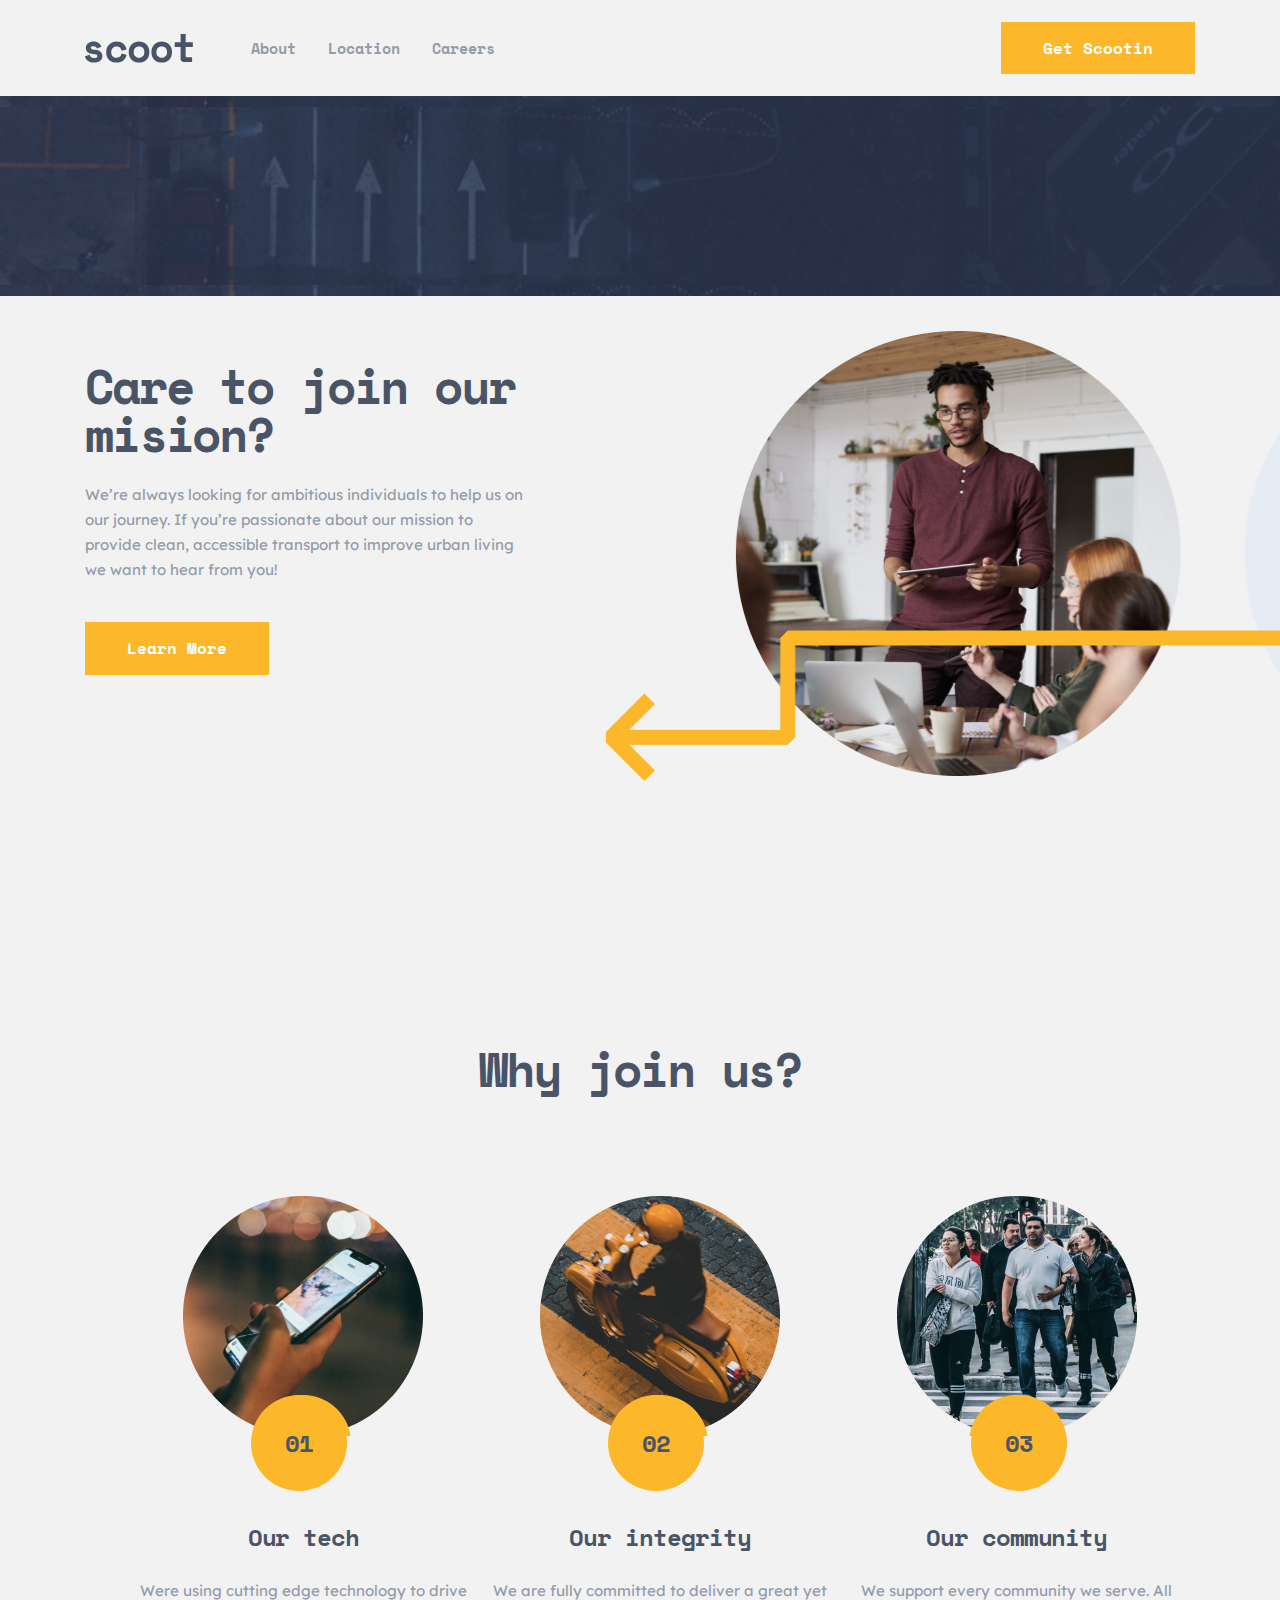
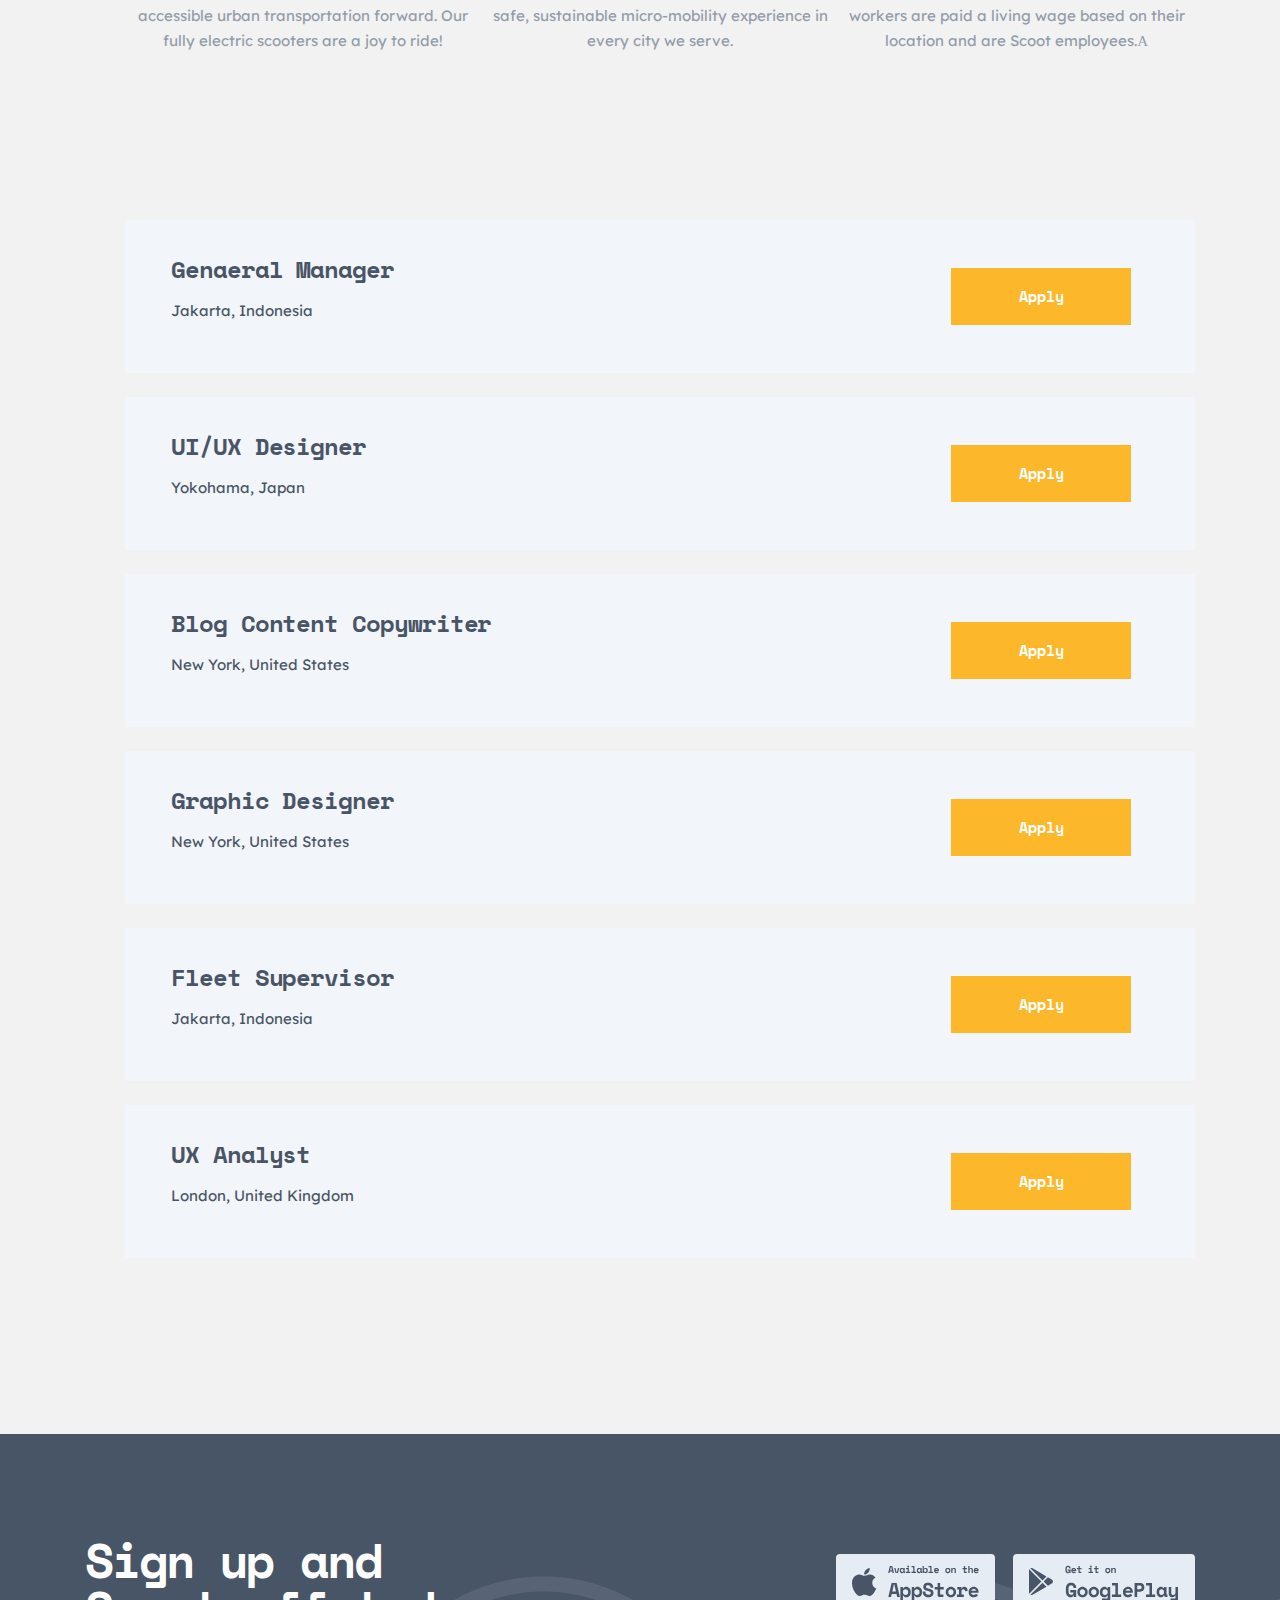
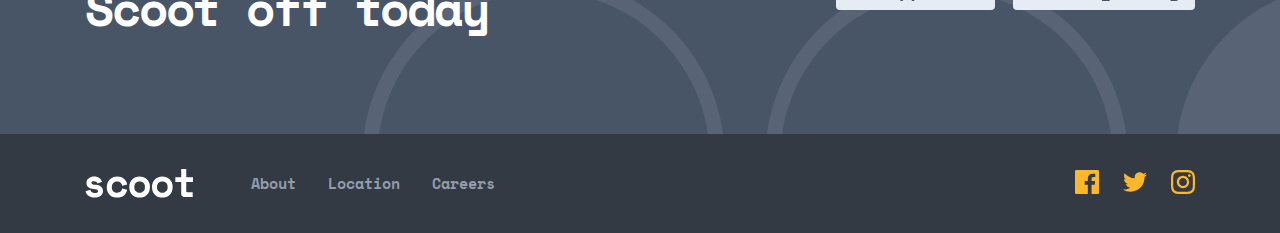
<file: lacation.html>
<!DOCTYPE html>
<html lang="en">

<head>
  <meta charset="UTF-8">
  <meta http-equiv="X-UA-Compatible" content="IE=edge">
  <meta name="viewport" content="width=device-width, initial-scale=1.0">
  <title>Careers</title>
  <link rel="stylesheet" href="./css/style.css">
  <link href="https://cdn.jsdelivr.net/npm/bootstrap@5.3.0-alpha1/dist/css/bootstrap.min.css" rel="stylesheet"
    integrity="sha384-GLhlTQ8iRABdZLl6O3oVMWSktQOp6b7In1Zl3/Jr59b6EGGoI1aFkw7cmDA6j6gD" crossorigin="anonymous">
</head>

<body>

  <header class="site-header">
    <div class="container">
      <div class="site-header__inner">
        <div class="burger">
          <button class="burger" type="button" data-bs-toggle="offcanvas" data-bs-target="#offcanvasRight"
            aria-controls="offcanvasRight">
            <img src="./icons/burger.svg" alt="menu" width="20" height="16">
          </button>

          <div class="canvas-menu offcanvas offcanvas-end" tabindex="-1" id="offcanvasRight"
            aria-labelledby="offcanvasRightLabel">
            <div class="burger__head offcanvas-header">
              <h5 class="burger__title offcanvas-title" id="offcanvasRightLabel">Menu</h5>
              <button type="button" class="btn-close" data-bs-dismiss="offcanvas" aria-label="Close"></button>
            </div>
            <div class="offcanvas-body">
              <ul class="burger__list">
                <li class="burger__item">
                  <a class="burger__link" href="./index.html">
                    About
                  </a>
                </li>
                <li class="burger__item">
                  <a class="burger__link" href="./lacation.html">
                    Location
                  </a>
                </li>
                <li class="burger__item">
                  <a class="burger__link" href="./careers.html">
                    Careers
                  </a>
                </li>
              </ul>
            </div>
          </div>
        </div>
        <a class="logo" href="./index.html">
          <img src="./images/logo.svg" alt="logo" width="108" height="29">
        </a>

        <nav class="site-navbar nav-active">
          <ul class="navbar__list">
            <li class="navbar__item">
              <a class="navbar__link" href="./index.html">
                About
              </a>
            </li>
            <li class="navbar__item">
              <a class="navbar__link" href="./location.html">
                Location
              </a>
            </li>
            <li class="navbar__item">
              <a class="navbar__link" href="./careers.html">
                Careers
              </a>
            </li>
          </ul>
        </nav>

        <a class="mainbtn mainbtn-header" href="#">Get Scootin</a>
      </div>
    </div>
  </header>

  <main>
    <section class="location-img">
      <div class="container">
        <h3 class="location-img__title">
          Carrers
        </h3>
      </div>
    </section>

    <section class="services-small">
      <div class="container">
        <div class="services-small__inner">
          <ul class="services-small__list">
            <li class="services-small__item seritem-main">
              <div class="seritem-main__content">
                <h2 class="seritem-main__title">
                  Care to join our mision?
                </h2>

                <p class="seritem-main__text">
                  We’re always looking for ambitious individuals to help us on our journey. If you’re passionate about
                  our mission to provide clean, accessible transport to improve urban living we want to hear from you!
                </p>
                <a class="mainbtn mainbtn-srvices" href="#">
                  Learn More
                </a>
              </div>
            </li>
          </ul>
        </div>
      </div>
    </section>


    <section class="community">
      <div class="container">
        <div class="community__inner">
          <h2 class="community__bigtitle">Why join us?</h2>
          <ul class="community__list">
            <li class="community__item">
              <h3 class="community__title">Our tech</h3>
              <p class="community__text">
                Were using cutting edge technology to drive accessible urban
                transportation forward. Our fully electric scooters are a joy
                to ride!
              </p>
            </li>
            <li class="community__item">
              <h3 class="community__title">Our integrity</h3>
              <p class="community__text">
                We are fully committed to deliver a great yet safe,
                sustainable micro-mobility experience in every city we serve.
              </p>
            </li>
            <li class="community__item">
              <h3 class="community__title">Our community</h3>
              <p class="community__text">
                We support every community we serve. All workers are paid a
                living wage based on their location and are Scoot employees.А
              </p>
            </li>
          </ul>
        </div>
      </div>
    </section>


    <section class="appleans">
      <div class="container">
        <div class="appleans__inner">
          <h2 class="visually-hidden">Your Appily</h2>
          <ul class="appleans__list">
            <li class="appleans__item">
              <div class="appleans__content">
                <h3 class="appleans__subtitle">Genaeral Manager</h3>
                <p class="appleans__text">Jakarta, Indonesia</p>
              </div>
              <a href="#" class="appleans__buttons">Apply</a>
            </li>
            <li class="appleans__item">
              <div class="appleans__content">
                <h3 class="appleans__subtitle">UI/UX Designer</h3>
                <p class="appleans__text">Yokohama, Japan</p>
              </div>
              <a href="#" class="appleans__buttons">Apply</a>
            </li>
            <li class="appleans__item">
              <div class="appleans__content">
                <h3 class="appleans__subtitle">Blog Content Copywriter</h3>
                <p class="appleans__text">New York, United States</p>
              </div>
              <a href="#" class="appleans__buttons">Apply</a>
            </li>
            <li class="appleans__item">
              <div class="appleans__content">
                <h3 class="appleans__subtitle">Graphic Designer</h3>
                <p class="appleans__text">New York, United States</p>
              </div>
              <a href="#" class="appleans__buttons">Apply</a>
            </li>
            <li class="appleans__item">
              <div class="appleans__content">
                <h3 class="appleans__subtitle">Fleet Supervisor</h3>
                <p class="appleans__text">Jakarta, Indonesia</p>
              </div>
              <a href="#" class="appleans__buttons">Apply</a>
            </li>
            <li class="appleans__item">
              <div class="appleans__content">
                <h3 class="appleans__subtitle">UX Analyst</h3>
                <p class="appleans__text">London, United Kingdom</p>
              </div>
              <a href="#" class="appleans__buttons">Apply</a>
            </li>
          </ul>
        </div>
      </div>
    </section>




    <article class="site-article">
      <div class="container">
        <div class="site-article__inner">
          <div class="textbox textbox-article">
            <h2 class="site-article__title">
              Sign up and Scoot off today
            </h2>
          </div>

          <div class="btnbox">
            <a class="btnbox__link" href="#">
              <svg width="159" height="56" viewBox="0 0 159 56" fill="none" xmlns="http://www.w3.org/2000/svg">
                <rect width="159" height="56" rx="4" fill="#E5ECF4" />
                <g clip-path="url(#clip0_0_3546)">
                  <path
                    d="M60.5 40H55.74L55.06 43H52.3L55.64 29H60.6L63.94 43H61.18L60.5 40ZM56.3 37.48H59.92L58.3 30.32H57.94L56.3 37.48ZM66.9132 47H64.3932V33.08H66.9132V34.52H67.2732C67.5399 33.9733 67.9266 33.5533 68.4332 33.26C68.9399 32.9533 69.5866 32.8 70.3732 32.8C70.9599 32.8 71.5132 32.9133 72.0332 33.14C72.5666 33.3667 73.0266 33.7 73.4132 34.14C73.8132 34.5667 74.1266 35.0933 74.3532 35.72C74.5932 36.3467 74.7132 37.06 74.7132 37.86V38.22C74.7132 39.0333 74.5999 39.7533 74.3732 40.38C74.1466 41.0067 73.8399 41.54 73.4532 41.98C73.0666 42.4067 72.6066 42.7333 72.0732 42.96C71.5532 43.1733 70.9866 43.28 70.3732 43.28C69.9199 43.28 69.5266 43.2333 69.1932 43.14C68.8599 43.0467 68.5666 42.92 68.3132 42.76C68.0732 42.6 67.8666 42.42 67.6932 42.22C67.5332 42.0067 67.3932 41.7867 67.2732 41.56H66.9132V47ZM69.5532 40.88C70.3399 40.88 70.9732 40.64 71.4532 40.16C71.9466 39.6667 72.1932 39 72.1932 38.16V37.92C72.1932 37.08 71.9466 36.42 71.4532 35.94C70.9732 35.4467 70.3399 35.2 69.5532 35.2C68.7666 35.2 68.1266 35.4533 67.6332 35.96C67.1532 36.4533 66.9132 37.1067 66.9132 37.92V38.16C66.9132 38.9733 67.1532 39.6333 67.6332 40.14C68.1266 40.6333 68.7666 40.88 69.5532 40.88ZM78.2665 47H75.7465V33.08H78.2665V34.52H78.6265C78.8931 33.9733 79.2798 33.5533 79.7865 33.26C80.2931 32.9533 80.9398 32.8 81.7265 32.8C82.3131 32.8 82.8665 32.9133 83.3865 33.14C83.9198 33.3667 84.3798 33.7 84.7665 34.14C85.1665 34.5667 85.4798 35.0933 85.7065 35.72C85.9465 36.3467 86.0665 37.06 86.0665 37.86V38.22C86.0665 39.0333 85.9531 39.7533 85.7265 40.38C85.4998 41.0067 85.1931 41.54 84.8065 41.98C84.4198 42.4067 83.9598 42.7333 83.4265 42.96C82.9065 43.1733 82.3398 43.28 81.7265 43.28C81.2731 43.28 80.8798 43.2333 80.5465 43.14C80.2131 43.0467 79.9198 42.92 79.6665 42.76C79.4265 42.6 79.2198 42.42 79.0465 42.22C78.8865 42.0067 78.7465 41.7867 78.6265 41.56H78.2665V47ZM80.9065 40.88C81.6931 40.88 82.3265 40.64 82.8065 40.16C83.2998 39.6667 83.5465 39 83.5465 38.16V37.92C83.5465 37.08 83.2998 36.42 82.8065 35.94C82.3265 35.4467 81.6931 35.2 80.9065 35.2C80.1198 35.2 79.4798 35.4533 78.9865 35.96C78.5065 36.4533 78.2665 37.1067 78.2665 37.92V38.16C78.2665 38.9733 78.5065 39.6333 78.9865 40.14C79.4798 40.6333 80.1198 40.88 80.9065 40.88ZM94.5797 33.28C94.5797 32.72 94.3597 32.2333 93.9197 31.82C93.493 31.4067 92.8864 31.2 92.0997 31.2C91.433 31.2 90.9064 31.34 90.5197 31.62C90.133 31.8867 89.9397 32.2533 89.9397 32.72C89.9397 32.96 89.9864 33.18 90.0797 33.38C90.173 33.5667 90.333 33.74 90.5597 33.9C90.7997 34.0467 91.1064 34.18 91.4797 34.3C91.8664 34.42 92.353 34.5333 92.9397 34.64C94.4064 34.9067 95.5264 35.3533 96.2997 35.98C97.073 36.6067 97.4597 37.5333 97.4597 38.76V39C97.4597 39.6533 97.3397 40.2467 97.0997 40.78C96.873 41.3 96.5397 41.7467 96.0997 42.12C95.6597 42.4933 95.1264 42.78 94.4997 42.98C93.873 43.18 93.1664 43.28 92.3797 43.28C91.4597 43.28 90.6464 43.1533 89.9397 42.9C89.2464 42.6333 88.6664 42.2733 88.1997 41.82C87.733 41.3533 87.3797 40.8133 87.1397 40.2C86.8997 39.5733 86.7797 38.8933 86.7797 38.16V37.56H89.4197V38.04C89.4197 38.88 89.6597 39.5533 90.1397 40.06C90.633 40.5533 91.393 40.8 92.4197 40.8C93.2197 40.8 93.813 40.6267 94.1997 40.28C94.5864 39.9333 94.7797 39.52 94.7797 39.04C94.7797 38.8133 94.7397 38.6 94.6597 38.4C94.5797 38.1867 94.4397 38 94.2397 37.84C94.0397 37.6667 93.7664 37.5133 93.4197 37.38C93.073 37.2467 92.633 37.1333 92.0997 37.04C91.393 36.92 90.7464 36.7667 90.1597 36.58C89.573 36.38 89.0597 36.12 88.6197 35.8C88.193 35.48 87.8597 35.08 87.6197 34.6C87.3797 34.12 87.2597 33.5333 87.2597 32.84V32.72C87.2597 32.1467 87.373 31.62 87.5997 31.14C87.8397 30.6467 88.1664 30.22 88.5797 29.86C89.0064 29.5 89.513 29.22 90.0997 29.02C90.6997 28.82 91.3664 28.72 92.0997 28.72C92.9264 28.72 93.6597 28.84 94.2997 29.08C94.9397 29.3067 95.473 29.62 95.8997 30.02C96.3397 30.42 96.6664 30.88 96.8797 31.4C97.1064 31.92 97.2197 32.4667 97.2197 33.04V33.76H94.5797V33.28ZM98.6929 33.08H101.633V29H104.153V33.08H107.733V35.48H104.153V40C104.153 40.4 104.333 40.6 104.693 40.6H107.373V43H103.173C102.72 43 102.346 42.8533 102.053 42.56C101.773 42.2667 101.633 41.8933 101.633 41.44V35.48H98.6929V33.08ZM120.046 38.16C120.046 38.9867 119.906 39.72 119.626 40.36C119.346 40.9867 118.966 41.52 118.486 41.96C118.006 42.3867 117.453 42.7133 116.826 42.94C116.213 43.1667 115.566 43.28 114.886 43.28C114.206 43.28 113.553 43.1667 112.926 42.94C112.313 42.7133 111.766 42.3867 111.286 41.96C110.806 41.52 110.426 40.9867 110.146 40.36C109.866 39.72 109.726 38.9867 109.726 38.16V37.92C109.726 37.1067 109.866 36.3867 110.146 35.76C110.426 35.12 110.806 34.58 111.286 34.14C111.766 33.7 112.313 33.3667 112.926 33.14C113.553 32.9133 114.206 32.8 114.886 32.8C115.566 32.8 116.213 32.9133 116.826 33.14C117.453 33.3667 118.006 33.7 118.486 34.14C118.966 34.58 119.346 35.12 119.626 35.76C119.906 36.3867 120.046 37.1067 120.046 37.92V38.16ZM114.886 40.88C115.246 40.88 115.586 40.82 115.906 40.7C116.226 40.58 116.506 40.4067 116.746 40.18C116.986 39.9533 117.173 39.68 117.306 39.36C117.453 39.0267 117.526 38.6533 117.526 38.24V37.84C117.526 37.4267 117.453 37.06 117.306 36.74C117.173 36.4067 116.986 36.1267 116.746 35.9C116.506 35.6733 116.226 35.5 115.906 35.38C115.586 35.26 115.246 35.2 114.886 35.2C114.526 35.2 114.186 35.26 113.866 35.38C113.546 35.5 113.266 35.6733 113.026 35.9C112.786 36.1267 112.593 36.4067 112.446 36.74C112.313 37.06 112.246 37.4267 112.246 37.84V38.24C112.246 38.6533 112.313 39.0267 112.446 39.36C112.593 39.68 112.786 39.9533 113.026 40.18C113.266 40.4067 113.546 40.58 113.866 40.7C114.186 40.82 114.526 40.88 114.886 40.88ZM121.199 33.08H125.399V34.52H125.759C125.946 33.9733 126.259 33.5533 126.699 33.26C127.153 32.9533 127.693 32.8 128.319 32.8C129.306 32.8 130.099 33.1133 130.699 33.74C131.299 34.3533 131.599 35.2933 131.599 36.56V37L128.999 37.24V36.96C128.999 36.4133 128.859 35.98 128.579 35.66C128.299 35.3267 127.879 35.16 127.319 35.16C126.759 35.16 126.319 35.3533 125.999 35.74C125.679 36.1267 125.519 36.68 125.519 37.4V40.6H127.799V43H120.959V40.6H122.999V35.48H121.199V33.08ZM135.253 38.86C135.266 39.1533 135.333 39.4267 135.453 39.68C135.586 39.92 135.759 40.1333 135.973 40.32C136.199 40.4933 136.453 40.6333 136.733 40.74C137.026 40.8333 137.333 40.88 137.653 40.88C138.279 40.88 138.759 40.7733 139.093 40.56C139.426 40.3333 139.666 40.0667 139.813 39.76L141.973 40.96C141.853 41.2133 141.686 41.48 141.473 41.76C141.259 42.0267 140.979 42.2733 140.633 42.5C140.299 42.7267 139.886 42.9133 139.393 43.06C138.913 43.2067 138.346 43.28 137.693 43.28C136.946 43.28 136.266 43.16 135.653 42.92C135.039 42.68 134.506 42.3333 134.053 41.88C133.613 41.4267 133.266 40.8733 133.013 40.22C132.773 39.5667 132.653 38.8267 132.653 38V37.88C132.653 37.12 132.779 36.4267 133.033 35.8C133.299 35.1733 133.659 34.64 134.113 34.2C134.566 33.76 135.093 33.42 135.693 33.18C136.306 32.9267 136.959 32.8 137.653 32.8C138.506 32.8 139.239 32.9533 139.853 33.26C140.466 33.5533 140.973 33.9333 141.373 34.4C141.773 34.8533 142.066 35.36 142.253 35.92C142.439 36.4667 142.533 37 142.533 37.52V38.86H135.253ZM137.633 35.08C136.993 35.08 136.473 35.2467 136.073 35.58C135.673 35.9 135.413 36.2733 135.293 36.7H139.973C139.893 36.2333 139.639 35.8467 139.213 35.54C138.799 35.2333 138.273 35.08 137.633 35.08Z"
                    fill="#495567" />
                  <path
                    d="M56.25 17.5H53.87L53.53 19H52.15L53.82 12H56.3L57.97 19H56.59L56.25 17.5ZM54.15 16.24H55.96L55.15 12.66H54.97L54.15 16.24ZM58.1066 14.04H59.4666L60.6366 18.4H60.8166L61.9866 14.04H63.3466L61.9266 19H59.5266L58.1066 14.04ZM67.3432 18.28C67.2099 18.5933 67.0232 18.8167 66.7832 18.95C66.5432 19.0767 66.2632 19.14 65.9432 19.14C65.6432 19.14 65.3599 19.0833 65.0932 18.97C64.8332 18.8567 64.6032 18.69 64.4032 18.47C64.2032 18.25 64.0432 17.9833 63.9232 17.67C63.8099 17.3567 63.7532 17 63.7532 16.6V16.44C63.7532 16.0467 63.8099 15.6933 63.9232 15.38C64.0366 15.0667 64.1899 14.8 64.3832 14.58C64.5766 14.36 64.7999 14.1933 65.0532 14.08C65.3132 13.96 65.5899 13.9 65.8832 13.9C66.2366 13.9 66.5199 13.96 66.7332 14.08C66.9532 14.2 67.1266 14.3867 67.2532 14.64H67.4332V14.04H68.6932V17.5C68.6932 17.7 68.7832 17.8 68.9632 17.8H69.1532V19H68.2932C68.0666 19 67.8799 18.9333 67.7332 18.8C67.5932 18.6667 67.5232 18.4933 67.5232 18.28H67.3432ZM66.2232 17.94C66.5899 17.94 66.8832 17.82 67.1032 17.58C67.3232 17.3333 67.4332 17 67.4332 16.58V16.46C67.4332 16.04 67.3232 15.71 67.1032 15.47C66.8832 15.2233 66.5899 15.1 66.2232 15.1C65.8566 15.1 65.5632 15.2233 65.3432 15.47C65.1232 15.71 65.0132 16.04 65.0132 16.46V16.58C65.0132 17 65.1232 17.3333 65.3432 17.58C65.5632 17.82 65.8566 17.94 66.2232 17.94ZM69.8999 17.8H71.5799V15.24H70.0199V14.04H72.8399V17.8H74.2799V19H69.8999V17.8ZM73.1499 12.57C73.1499 12.7033 73.1232 12.83 73.0699 12.95C73.0232 13.0633 72.9565 13.1633 72.8699 13.25C72.7832 13.33 72.6799 13.3967 72.5599 13.45C72.4465 13.4967 72.3265 13.52 72.1999 13.52C72.0665 13.52 71.9432 13.4967 71.8299 13.45C71.7165 13.3967 71.6165 13.33 71.5299 13.25C71.4432 13.1633 71.3732 13.0633 71.3199 12.95C71.2732 12.83 71.2499 12.7033 71.2499 12.57C71.2499 12.4367 71.2732 12.3133 71.3199 12.2C71.3732 12.08 71.4432 11.98 71.5299 11.9C71.6165 11.8133 71.7165 11.7467 71.8299 11.7C71.9432 11.6467 72.0665 11.62 72.1999 11.62C72.3265 11.62 72.4465 11.6467 72.5599 11.7C72.6799 11.7467 72.7832 11.8133 72.8699 11.9C72.9565 11.98 73.0232 12.08 73.0699 12.2C73.1232 12.3133 73.1499 12.4367 73.1499 12.57ZM75.4565 17.8H77.1965V13.2H75.5165V12H78.4565V17.8H80.0765V19H75.4565V17.8ZM84.3731 18.28C84.2398 18.5933 84.0531 18.8167 83.8131 18.95C83.5731 19.0767 83.2931 19.14 82.9731 19.14C82.6731 19.14 82.3898 19.0833 82.1231 18.97C81.8631 18.8567 81.6331 18.69 81.4331 18.47C81.2331 18.25 81.0731 17.9833 80.9531 17.67C80.8398 17.3567 80.7831 17 80.7831 16.6V16.44C80.7831 16.0467 80.8398 15.6933 80.9531 15.38C81.0664 15.0667 81.2198 14.8 81.4131 14.58C81.6064 14.36 81.8298 14.1933 82.0831 14.08C82.3431 13.96 82.6198 13.9 82.9131 13.9C83.2664 13.9 83.5498 13.96 83.7631 14.08C83.9831 14.2 84.1564 14.3867 84.2831 14.64H84.4631V14.04H85.7231V17.5C85.7231 17.7 85.8131 17.8 85.9931 17.8H86.1831V19H85.3231C85.0964 19 84.9098 18.9333 84.7631 18.8C84.6231 18.6667 84.5531 18.4933 84.5531 18.28H84.3731ZM83.2531 17.94C83.6198 17.94 83.9131 17.82 84.1331 17.58C84.3531 17.3333 84.4631 17 84.4631 16.58V16.46C84.4631 16.04 84.3531 15.71 84.1331 15.47C83.9131 15.2233 83.6198 15.1 83.2531 15.1C82.8864 15.1 82.5931 15.2233 82.3731 15.47C82.1531 15.71 82.0431 16.04 82.0431 16.46V16.58C82.0431 17 82.1531 17.3333 82.3731 17.58C82.5931 17.82 82.8864 17.94 83.2531 17.94ZM87.8897 19H86.6297V12H87.8897V14.76H88.0697C88.203 14.4867 88.3964 14.2767 88.6497 14.13C88.903 13.9767 89.2264 13.9 89.6197 13.9C89.913 13.9 90.1897 13.9567 90.4497 14.07C90.7164 14.1833 90.9464 14.35 91.1397 14.57C91.3397 14.7833 91.4964 15.0467 91.6097 15.36C91.7297 15.6733 91.7897 16.03 91.7897 16.43V16.61C91.7897 17.0167 91.733 17.3767 91.6197 17.69C91.5064 18.0033 91.353 18.27 91.1597 18.49C90.9664 18.7033 90.7364 18.8667 90.4697 18.98C90.2097 19.0867 89.9264 19.14 89.6197 19.14C89.393 19.14 89.1964 19.1167 89.0297 19.07C88.863 19.0233 88.7164 18.96 88.5897 18.88C88.4697 18.8 88.3664 18.71 88.2797 18.61C88.1997 18.5033 88.1297 18.3933 88.0697 18.28H87.8897V19ZM89.2097 17.94C89.603 17.94 89.9197 17.82 90.1597 17.58C90.4064 17.3333 90.5297 17 90.5297 16.58V16.46C90.5297 16.04 90.4064 15.71 90.1597 15.47C89.9197 15.2233 89.603 15.1 89.2097 15.1C88.8164 15.1 88.4964 15.2267 88.2497 15.48C88.0097 15.7267 87.8897 16.0533 87.8897 16.46V16.58C87.8897 16.9867 88.0097 17.3167 88.2497 17.57C88.4964 17.8167 88.8164 17.94 89.2097 17.94ZM92.4863 17.8H94.2263V13.2H92.5463V12H95.4863V17.8H97.1063V19H92.4863V17.8ZM99.3029 16.93C99.3096 17.0767 99.3429 17.2133 99.4029 17.34C99.4696 17.46 99.5563 17.5667 99.6629 17.66C99.7763 17.7467 99.9029 17.8167 100.043 17.87C100.19 17.9167 100.343 17.94 100.503 17.94C100.816 17.94 101.056 17.8867 101.223 17.78C101.39 17.6667 101.51 17.5333 101.583 17.38L102.663 17.98C102.603 18.1067 102.52 18.24 102.413 18.38C102.306 18.5133 102.166 18.6367 101.993 18.75C101.826 18.8633 101.62 18.9567 101.373 19.03C101.133 19.1033 100.85 19.14 100.523 19.14C100.15 19.14 99.8096 19.08 99.5029 18.96C99.1963 18.84 98.9296 18.6667 98.7029 18.44C98.4829 18.2133 98.3096 17.9367 98.1829 17.61C98.0629 17.2833 98.0029 16.9133 98.0029 16.5V16.44C98.0029 16.06 98.0663 15.7133 98.1929 15.4C98.3263 15.0867 98.5063 14.82 98.7329 14.6C98.9596 14.38 99.2229 14.21 99.5229 14.09C99.8296 13.9633 100.156 13.9 100.503 13.9C100.93 13.9 101.296 13.9767 101.603 14.13C101.91 14.2767 102.163 14.4667 102.363 14.7C102.563 14.9267 102.71 15.18 102.803 15.46C102.896 15.7333 102.943 16 102.943 16.26V16.93H99.3029ZM100.493 15.04C100.173 15.04 99.9129 15.1233 99.7129 15.29C99.5129 15.45 99.3829 15.6367 99.3229 15.85H101.663C101.623 15.6167 101.496 15.4233 101.283 15.27C101.076 15.1167 100.813 15.04 100.493 15.04ZM114.406 16.58C114.406 16.9933 114.336 17.36 114.196 17.68C114.056 17.9933 113.866 18.26 113.626 18.48C113.386 18.6933 113.11 18.8567 112.796 18.97C112.49 19.0833 112.166 19.14 111.826 19.14C111.486 19.14 111.16 19.0833 110.846 18.97C110.54 18.8567 110.266 18.6933 110.026 18.48C109.786 18.26 109.596 17.9933 109.456 17.68C109.316 17.36 109.246 16.9933 109.246 16.58V16.46C109.246 16.0533 109.316 15.6933 109.456 15.38C109.596 15.06 109.786 14.79 110.026 14.57C110.266 14.35 110.54 14.1833 110.846 14.07C111.16 13.9567 111.486 13.9 111.826 13.9C112.166 13.9 112.49 13.9567 112.796 14.07C113.11 14.1833 113.386 14.35 113.626 14.57C113.866 14.79 114.056 15.06 114.196 15.38C114.336 15.6933 114.406 16.0533 114.406 16.46V16.58ZM111.826 17.94C112.006 17.94 112.176 17.91 112.336 17.85C112.496 17.79 112.636 17.7033 112.756 17.59C112.876 17.4767 112.97 17.34 113.036 17.18C113.11 17.0133 113.146 16.8267 113.146 16.62V16.42C113.146 16.2133 113.11 16.03 113.036 15.87C112.97 15.7033 112.876 15.5633 112.756 15.45C112.636 15.3367 112.496 15.25 112.336 15.19C112.176 15.13 112.006 15.1 111.826 15.1C111.646 15.1 111.476 15.13 111.316 15.19C111.156 15.25 111.016 15.3367 110.896 15.45C110.776 15.5633 110.68 15.7033 110.606 15.87C110.54 16.03 110.506 16.2133 110.506 16.42V16.62C110.506 16.8267 110.54 17.0133 110.606 17.18C110.68 17.34 110.776 17.4767 110.896 17.59C111.016 17.7033 111.156 17.79 111.316 17.85C111.476 17.91 111.646 17.94 111.826 17.94ZM116.483 19H115.223V14.04H116.483V14.78H116.663C116.776 14.5 116.959 14.2833 117.213 14.13C117.466 13.9767 117.763 13.9 118.103 13.9C118.343 13.9 118.566 13.94 118.773 14.02C118.986 14.0933 119.173 14.21 119.333 14.37C119.493 14.53 119.616 14.7333 119.703 14.98C119.796 15.2267 119.843 15.52 119.843 15.86V19H118.583V16.18C118.583 15.8267 118.496 15.55 118.323 15.35C118.156 15.1433 117.913 15.04 117.593 15.04C117.219 15.04 116.939 15.1667 116.753 15.42C116.573 15.6667 116.483 16 116.483 16.42V19ZM126.436 14.04H127.906V12H129.166V14.04H130.956V15.24H129.166V17.5C129.166 17.7 129.256 17.8 129.436 17.8H130.776V19H128.676C128.449 19 128.263 18.9267 128.116 18.78C127.976 18.6333 127.906 18.4467 127.906 18.22V15.24H126.436V14.04ZM133.533 19H132.273V12H133.533V14.84H133.713C133.839 14.54 134.026 14.31 134.273 14.15C134.519 13.9833 134.823 13.9 135.183 13.9C135.429 13.9 135.656 13.94 135.863 14.02C136.069 14.1 136.249 14.22 136.403 14.38C136.556 14.54 136.676 14.7467 136.763 15C136.849 15.2467 136.893 15.54 136.893 15.88V19H135.633V16.18C135.633 15.8267 135.546 15.55 135.373 15.35C135.206 15.1433 134.963 15.04 134.643 15.04C134.269 15.04 133.989 15.1667 133.803 15.42C133.623 15.6667 133.533 16 133.533 16.42V19ZM139.039 16.93C139.046 17.0767 139.079 17.2133 139.139 17.34C139.206 17.46 139.293 17.5667 139.399 17.66C139.513 17.7467 139.639 17.8167 139.779 17.87C139.926 17.9167 140.079 17.94 140.239 17.94C140.553 17.94 140.793 17.8867 140.959 17.78C141.126 17.6667 141.246 17.5333 141.319 17.38L142.399 17.98C142.339 18.1067 142.256 18.24 142.149 18.38C142.043 18.5133 141.903 18.6367 141.729 18.75C141.563 18.8633 141.356 18.9567 141.109 19.03C140.869 19.1033 140.586 19.14 140.259 19.14C139.886 19.14 139.546 19.08 139.239 18.96C138.933 18.84 138.666 18.6667 138.439 18.44C138.219 18.2133 138.046 17.9367 137.919 17.61C137.799 17.2833 137.739 16.9133 137.739 16.5V16.44C137.739 16.06 137.803 15.7133 137.929 15.4C138.063 15.0867 138.243 14.82 138.469 14.6C138.696 14.38 138.959 14.21 139.259 14.09C139.566 13.9633 139.893 13.9 140.239 13.9C140.666 13.9 141.033 13.9767 141.339 14.13C141.646 14.2767 141.899 14.4667 142.099 14.7C142.299 14.9267 142.446 15.18 142.539 15.46C142.633 15.7333 142.679 16 142.679 16.26V16.93H139.039ZM140.229 15.04C139.909 15.04 139.649 15.1233 139.449 15.29C139.249 15.45 139.119 15.6367 139.059 15.85H141.399C141.359 15.6167 141.233 15.4233 141.019 15.27C140.813 15.1167 140.549 15.04 140.229 15.04Z"
                    fill="#495567" />
                </g>
                <path fill-rule="evenodd" clip-rule="evenodd"
                  d="M29.5501 16.2326C30.5379 15.0264 32.2329 14.1001 33.6831 14C33.9262 15.649 33.2547 17.2641 32.3672 18.4058C31.4185 19.6324 29.7813 20.5807 28.1968 20.5315C27.9078 18.9521 28.649 17.3268 29.5501 16.2326ZM34.0165 20.5333C35.9466 20.5333 37.9903 21.5773 39.4446 23.3763C34.677 25.9705 35.4494 32.7283 40.2667 34.5378C39.6044 35.9952 39.2865 36.645 38.4325 37.936C37.241 39.7367 35.5631 41.9805 33.4803 41.9963C32.6241 42.0052 32.0624 41.7496 31.4568 41.474C30.7549 41.1545 29.9939 40.8082 28.647 40.8157C27.3076 40.8222 26.5345 41.1643 25.8229 41.4791C25.2017 41.7539 24.6274 42.008 23.7641 41.9998C21.6831 41.9823 20.0921 39.9574 18.9007 38.1567C15.5714 33.1242 15.2198 27.2159 17.2742 24.0734C18.7356 21.8418 21.0403 20.5368 23.2048 20.5368C24.3584 20.5368 25.2881 20.8657 26.1741 21.1791C26.9805 21.4643 27.7507 21.7367 28.6204 21.7367C29.4252 21.7367 30.0869 21.488 30.8086 21.2167C31.6745 20.8913 32.6268 20.5333 34.0165 20.5333Z"
                  fill="#495567" />
                <defs>
                  <clipPath id="clip0_0_3546">
                    <rect width="91" height="39" fill="white" transform="translate(52 8)" />
                  </clipPath>
                </defs>
              </svg>
            </a>
            <a class="btnbox__link" href="#">
              <svg width="182" height="56" viewBox="0 0 182 56" fill="none" xmlns="http://www.w3.org/2000/svg">
                <rect width="182" height="56" rx="4" fill="#E5ECF4" />
                <g clip-path="url(#clip0_0_3555)">
                  <path
                    d="M57.2 35.92H63.2V43H60.8V41.44H60.44C60.28 41.96 59.9733 42.4 59.52 42.76C59.0667 43.1067 58.3867 43.28 57.48 43.28C56.84 43.28 56.24 43.16 55.68 42.92C55.12 42.68 54.6333 42.3267 54.22 41.86C53.8067 41.38 53.48 40.7933 53.24 40.1C53 39.3933 52.88 38.5733 52.88 37.64V34.36C52.88 33.4533 53.0067 32.6533 53.26 31.96C53.5267 31.2533 53.8867 30.66 54.34 30.18C54.8067 29.7 55.36 29.34 56 29.1C56.64 28.8467 57.3467 28.72 58.12 28.72C58.92 28.72 59.6333 28.8533 60.26 29.12C60.8867 29.3733 61.42 29.7333 61.86 30.2C62.3 30.6533 62.6333 31.1933 62.86 31.82C63.0867 32.4333 63.2 33.0933 63.2 33.8V34.04H60.56V33.8C60.56 32.96 60.34 32.3267 59.9 31.9C59.4733 31.46 58.8667 31.24 58.08 31.24C57.3333 31.24 56.72 31.4933 56.24 32C55.76 32.4933 55.52 33.3467 55.52 34.56V37.52C55.52 39.68 56.4 40.76 58.16 40.76C58.9467 40.76 59.54 40.5533 59.94 40.14C60.3533 39.7133 60.56 39.1467 60.56 38.44H57.2V35.92ZM74.6332 38.16C74.6332 38.9867 74.4932 39.72 74.2132 40.36C73.9332 40.9867 73.5532 41.52 73.0732 41.96C72.5932 42.3867 72.0399 42.7133 71.4132 42.94C70.7999 43.1667 70.1532 43.28 69.4732 43.28C68.7932 43.28 68.1399 43.1667 67.5132 42.94C66.8999 42.7133 66.3532 42.3867 65.8732 41.96C65.3932 41.52 65.0132 40.9867 64.7332 40.36C64.4532 39.72 64.3132 38.9867 64.3132 38.16V37.92C64.3132 37.1067 64.4532 36.3867 64.7332 35.76C65.0132 35.12 65.3932 34.58 65.8732 34.14C66.3532 33.7 66.8999 33.3667 67.5132 33.14C68.1399 32.9133 68.7932 32.8 69.4732 32.8C70.1532 32.8 70.7999 32.9133 71.4132 33.14C72.0399 33.3667 72.5932 33.7 73.0732 34.14C73.5532 34.58 73.9332 35.12 74.2132 35.76C74.4932 36.3867 74.6332 37.1067 74.6332 37.92V38.16ZM69.4732 40.88C69.8332 40.88 70.1732 40.82 70.4932 40.7C70.8132 40.58 71.0932 40.4067 71.3332 40.18C71.5732 39.9533 71.7599 39.68 71.8932 39.36C72.0399 39.0267 72.1132 38.6533 72.1132 38.24V37.84C72.1132 37.4267 72.0399 37.06 71.8932 36.74C71.7599 36.4067 71.5732 36.1267 71.3332 35.9C71.0932 35.6733 70.8132 35.5 70.4932 35.38C70.1732 35.26 69.8332 35.2 69.4732 35.2C69.1132 35.2 68.7732 35.26 68.4532 35.38C68.1332 35.5 67.8532 35.6733 67.6132 35.9C67.3732 36.1267 67.1799 36.4067 67.0332 36.74C66.8999 37.06 66.8332 37.4267 66.8332 37.84V38.24C66.8332 38.6533 66.8999 39.0267 67.0332 39.36C67.1799 39.68 67.3732 39.9533 67.6132 40.18C67.8532 40.4067 68.1332 40.58 68.4532 40.7C68.7732 40.82 69.1132 40.88 69.4732 40.88ZM85.9865 38.16C85.9865 38.9867 85.8465 39.72 85.5665 40.36C85.2865 40.9867 84.9065 41.52 84.4265 41.96C83.9465 42.3867 83.3931 42.7133 82.7665 42.94C82.1531 43.1667 81.5065 43.28 80.8265 43.28C80.1465 43.28 79.4931 43.1667 78.8665 42.94C78.2531 42.7133 77.7065 42.3867 77.2265 41.96C76.7465 41.52 76.3665 40.9867 76.0865 40.36C75.8065 39.72 75.6665 38.9867 75.6665 38.16V37.92C75.6665 37.1067 75.8065 36.3867 76.0865 35.76C76.3665 35.12 76.7465 34.58 77.2265 34.14C77.7065 33.7 78.2531 33.3667 78.8665 33.14C79.4931 32.9133 80.1465 32.8 80.8265 32.8C81.5065 32.8 82.1531 32.9133 82.7665 33.14C83.3931 33.3667 83.9465 33.7 84.4265 34.14C84.9065 34.58 85.2865 35.12 85.5665 35.76C85.8465 36.3867 85.9865 37.1067 85.9865 37.92V38.16ZM80.8265 40.88C81.1865 40.88 81.5265 40.82 81.8465 40.7C82.1665 40.58 82.4465 40.4067 82.6865 40.18C82.9265 39.9533 83.1131 39.68 83.2465 39.36C83.3931 39.0267 83.4665 38.6533 83.4665 38.24V37.84C83.4665 37.4267 83.3931 37.06 83.2465 36.74C83.1131 36.4067 82.9265 36.1267 82.6865 35.9C82.4465 35.6733 82.1665 35.5 81.8465 35.38C81.5265 35.26 81.1865 35.2 80.8265 35.2C80.4665 35.2 80.1265 35.26 79.8065 35.38C79.4865 35.5 79.2065 35.6733 78.9665 35.9C78.7265 36.1267 78.5331 36.4067 78.3865 36.74C78.2531 37.06 78.1865 37.4267 78.1865 37.84V38.24C78.1865 38.6533 78.2531 39.0267 78.3865 39.36C78.5331 39.68 78.7265 39.9533 78.9665 40.18C79.2065 40.4067 79.4865 40.58 79.8065 40.7C80.1265 40.82 80.4665 40.88 80.8265 40.88ZM94.6997 41.56H94.3397C94.233 41.7867 94.0997 42.0067 93.9397 42.22C93.793 42.42 93.593 42.6 93.3397 42.76C93.0997 42.92 92.8064 43.0467 92.4597 43.14C92.1264 43.2333 91.7197 43.28 91.2397 43.28C90.6264 43.28 90.053 43.1733 89.5197 42.96C88.9997 42.7333 88.5397 42.4067 88.1397 41.98C87.753 41.54 87.4464 41.0067 87.2197 40.38C87.0064 39.7533 86.8997 39.0333 86.8997 38.22V37.86C86.8997 37.06 87.013 36.3467 87.2397 35.72C87.4797 35.0933 87.7997 34.5667 88.1997 34.14C88.613 33.7 89.0864 33.3667 89.6197 33.14C90.1664 32.9133 90.7397 32.8 91.3397 32.8C92.1397 32.8 92.773 32.9533 93.2397 33.26C93.7064 33.5533 94.073 33.9733 94.3397 34.52H94.6997V33.08H97.2197V45.44C97.2197 45.8933 97.073 46.2667 96.7797 46.56C96.4997 46.8533 96.133 47 95.6797 47H88.9997V44.6H94.1597C94.5197 44.6 94.6997 44.4 94.6997 44V41.56ZM92.0597 40.88C92.8464 40.88 93.4797 40.6333 93.9597 40.14C94.453 39.6333 94.6997 38.9733 94.6997 38.16V37.92C94.6997 37.1067 94.453 36.4533 93.9597 35.96C93.4797 35.4533 92.8464 35.2 92.0597 35.2C91.273 35.2 90.633 35.4467 90.1397 35.94C89.6597 36.42 89.4197 37.08 89.4197 37.92V38.16C89.4197 39 89.6597 39.6667 90.1397 40.16C90.633 40.64 91.273 40.88 92.0597 40.88ZM98.9129 40.6H102.393V31.4H99.0329V29H104.913V40.6H108.153V43H98.9129V40.6ZM112.546 38.86C112.56 39.1533 112.626 39.4267 112.746 39.68C112.88 39.92 113.053 40.1333 113.266 40.32C113.493 40.4933 113.746 40.6333 114.026 40.74C114.32 40.8333 114.626 40.88 114.946 40.88C115.573 40.88 116.053 40.7733 116.386 40.56C116.72 40.3333 116.96 40.0667 117.106 39.76L119.266 40.96C119.146 41.2133 118.98 41.48 118.766 41.76C118.553 42.0267 118.273 42.2733 117.926 42.5C117.593 42.7267 117.18 42.9133 116.686 43.06C116.206 43.2067 115.64 43.28 114.986 43.28C114.24 43.28 113.56 43.16 112.946 42.92C112.333 42.68 111.8 42.3333 111.346 41.88C110.906 41.4267 110.56 40.8733 110.306 40.22C110.066 39.5667 109.946 38.8267 109.946 38V37.88C109.946 37.12 110.073 36.4267 110.326 35.8C110.593 35.1733 110.953 34.64 111.406 34.2C111.86 33.76 112.386 33.42 112.986 33.18C113.6 32.9267 114.253 32.8 114.946 32.8C115.8 32.8 116.533 32.9533 117.146 33.26C117.76 33.5533 118.266 33.9333 118.666 34.4C119.066 34.8533 119.36 35.36 119.546 35.92C119.733 36.4667 119.826 37 119.826 37.52V38.86H112.546ZM114.926 35.08C114.286 35.08 113.766 35.2467 113.366 35.58C112.966 35.9 112.706 36.2733 112.586 36.7H117.266C117.186 36.2333 116.933 35.8467 116.506 35.54C116.093 35.2333 115.566 35.08 114.926 35.08ZM124.199 37.72V43H121.559V29H127.039C127.759 29 128.386 29.12 128.919 29.36C129.453 29.5867 129.893 29.8933 130.239 30.28C130.599 30.6533 130.866 31.0867 131.039 31.58C131.226 32.06 131.319 32.5533 131.319 33.06V33.54C131.319 34.06 131.226 34.5733 131.039 35.08C130.866 35.5733 130.599 36.02 130.239 36.42C129.893 36.8067 129.453 37.12 128.919 37.36C128.386 37.6 127.759 37.72 127.039 37.72H124.199ZM124.199 35.2H126.779C127.366 35.2 127.826 35.04 128.159 34.72C128.506 34.4 128.679 33.9867 128.679 33.48V33.24C128.679 32.7333 128.506 32.32 128.159 32C127.826 31.68 127.366 31.52 126.779 31.52H124.199V35.2ZM132.973 40.6H136.453V31.4H133.093V29H138.973V40.6H142.213V43H132.973V40.6ZM150.806 41.56C150.539 42.1867 150.166 42.6333 149.686 42.9C149.206 43.1533 148.646 43.28 148.006 43.28C147.406 43.28 146.839 43.1667 146.306 42.94C145.786 42.7133 145.326 42.38 144.926 41.94C144.526 41.5 144.206 40.9667 143.966 40.34C143.739 39.7133 143.626 39 143.626 38.2V37.88C143.626 37.0933 143.739 36.3867 143.966 35.76C144.193 35.1333 144.499 34.6 144.886 34.16C145.273 33.72 145.719 33.3867 146.226 33.16C146.746 32.92 147.299 32.8 147.886 32.8C148.593 32.8 149.159 32.92 149.586 33.16C150.026 33.4 150.373 33.7733 150.626 34.28H150.986V33.08H153.506V40C153.506 40.4 153.686 40.6 154.046 40.6H154.426V43H152.706C152.253 43 151.879 42.8667 151.586 42.6C151.306 42.3333 151.166 41.9867 151.166 41.56H150.806ZM148.566 40.88C149.299 40.88 149.886 40.64 150.326 40.16C150.766 39.6667 150.986 39 150.986 38.16V37.92C150.986 37.08 150.766 36.42 150.326 35.94C149.886 35.4467 149.299 35.2 148.566 35.2C147.833 35.2 147.246 35.4467 146.806 35.94C146.366 36.42 146.146 37.08 146.146 37.92V38.16C146.146 39 146.366 39.6667 146.806 40.16C147.246 40.64 147.833 40.88 148.566 40.88ZM162.459 33.08H164.979V45.44C164.979 45.8933 164.832 46.2667 164.539 46.56C164.259 46.8533 163.892 47 163.439 47H157.539V44.6H161.919C162.279 44.6 162.459 44.4 162.459 44V41.56H162.099C161.659 42.7067 160.712 43.28 159.259 43.28C158.766 43.28 158.306 43.2 157.879 43.04C157.452 42.88 157.079 42.6333 156.759 42.3C156.439 41.9667 156.186 41.5533 155.999 41.06C155.826 40.5533 155.739 39.96 155.739 39.28V33.08H158.259V38.76C158.259 39.4667 158.426 40.02 158.759 40.42C159.092 40.8067 159.592 41 160.259 41C161.019 41 161.572 40.76 161.919 40.28C162.279 39.7867 162.459 39.12 162.459 38.28V33.08Z"
                    fill="#495567" />
                  <path
                    d="M54.6 15.46H57.6V19H56.4V18.22H56.22C56.14 18.48 55.9867 18.7 55.76 18.88C55.5333 19.0533 55.1933 19.14 54.74 19.14C54.42 19.14 54.12 19.08 53.84 18.96C53.56 18.84 53.3167 18.6633 53.11 18.43C52.9033 18.19 52.74 17.8967 52.62 17.55C52.5 17.1967 52.44 16.7867 52.44 16.32V14.68C52.44 14.2267 52.5033 13.8267 52.63 13.48C52.7633 13.1267 52.9433 12.83 53.17 12.59C53.4033 12.35 53.68 12.17 54 12.05C54.32 11.9233 54.6733 11.86 55.06 11.86C55.46 11.86 55.8167 11.9267 56.13 12.06C56.4433 12.1867 56.71 12.3667 56.93 12.6C57.15 12.8267 57.3167 13.0967 57.43 13.41C57.5433 13.7167 57.6 14.0467 57.6 14.4V14.52H56.28V14.4C56.28 13.98 56.17 13.6633 55.95 13.45C55.7367 13.23 55.4333 13.12 55.04 13.12C54.6667 13.12 54.36 13.2467 54.12 13.5C53.88 13.7467 53.76 14.1733 53.76 14.78V16.26C53.76 17.34 54.2 17.88 55.08 17.88C55.4733 17.88 55.77 17.7767 55.97 17.57C56.1767 17.3567 56.28 17.0733 56.28 16.72H54.6V15.46ZM59.5666 16.93C59.5733 17.0767 59.6066 17.2133 59.6666 17.34C59.7333 17.46 59.82 17.5667 59.9266 17.66C60.04 17.7467 60.1666 17.8167 60.3066 17.87C60.4533 17.9167 60.6066 17.94 60.7666 17.94C61.08 17.94 61.32 17.8867 61.4866 17.78C61.6533 17.6667 61.7733 17.5333 61.8466 17.38L62.9266 17.98C62.8666 18.1067 62.7833 18.24 62.6766 18.38C62.57 18.5133 62.43 18.6367 62.2566 18.75C62.09 18.8633 61.8833 18.9567 61.6366 19.03C61.3966 19.1033 61.1133 19.14 60.7866 19.14C60.4133 19.14 60.0733 19.08 59.7666 18.96C59.46 18.84 59.1933 18.6667 58.9666 18.44C58.7466 18.2133 58.5733 17.9367 58.4466 17.61C58.3266 17.2833 58.2666 16.9133 58.2666 16.5V16.44C58.2666 16.06 58.33 15.7133 58.4566 15.4C58.59 15.0867 58.77 14.82 58.9966 14.6C59.2233 14.38 59.4866 14.21 59.7866 14.09C60.0933 13.9633 60.42 13.9 60.7666 13.9C61.1933 13.9 61.56 13.9767 61.8666 14.13C62.1733 14.2767 62.4266 14.4667 62.6266 14.7C62.8266 14.9267 62.9733 15.18 63.0666 15.46C63.16 15.7333 63.2066 16 63.2066 16.26V16.93H59.5666ZM60.7566 15.04C60.4366 15.04 60.1766 15.1233 59.9766 15.29C59.7766 15.45 59.6466 15.6367 59.5866 15.85H61.9266C61.8866 15.6167 61.76 15.4233 61.5466 15.27C61.34 15.1167 61.0766 15.04 60.7566 15.04ZM63.9932 14.04H65.4632V12H66.7232V14.04H68.5132V15.24H66.7232V17.5C66.7232 17.7 66.8132 17.8 66.9932 17.8H68.3332V19H66.2332C66.0066 19 65.8199 18.9267 65.6732 18.78C65.5332 18.6333 65.4632 18.4467 65.4632 18.22V15.24H63.9932V14.04ZM75.5765 17.8H77.2565V15.24H75.6965V14.04H78.5165V17.8H79.9565V19H75.5765V17.8ZM78.8265 12.57C78.8265 12.7033 78.7998 12.83 78.7465 12.95C78.6998 13.0633 78.6331 13.1633 78.5465 13.25C78.4598 13.33 78.3565 13.3967 78.2365 13.45C78.1231 13.4967 78.0031 13.52 77.8765 13.52C77.7431 13.52 77.6198 13.4967 77.5065 13.45C77.3931 13.3967 77.2931 13.33 77.2065 13.25C77.1198 13.1633 77.0498 13.0633 76.9965 12.95C76.9498 12.83 76.9265 12.7033 76.9265 12.57C76.9265 12.4367 76.9498 12.3133 76.9965 12.2C77.0498 12.08 77.1198 11.98 77.2065 11.9C77.2931 11.8133 77.3931 11.7467 77.5065 11.7C77.6198 11.6467 77.7431 11.62 77.8765 11.62C78.0031 11.62 78.1231 11.6467 78.2365 11.7C78.3565 11.7467 78.4598 11.8133 78.5465 11.9C78.6331 11.98 78.6998 12.08 78.7465 12.2C78.7998 12.3133 78.8265 12.4367 78.8265 12.57ZM81.0231 14.04H82.4931V12H83.7531V14.04H85.5431V15.24H83.7531V17.5C83.7531 17.7 83.8431 17.8 84.0231 17.8H85.3631V19H83.2631C83.0364 19 82.8498 18.9267 82.7031 18.78C82.5631 18.6333 82.4931 18.4467 82.4931 18.22V15.24H81.0231V14.04ZM97.3763 16.58C97.3763 16.9933 97.3063 17.36 97.1663 17.68C97.0263 17.9933 96.8363 18.26 96.5963 18.48C96.3563 18.6933 96.0797 18.8567 95.7663 18.97C95.4597 19.0833 95.1363 19.14 94.7963 19.14C94.4563 19.14 94.1297 19.0833 93.8163 18.97C93.5097 18.8567 93.2363 18.6933 92.9963 18.48C92.7563 18.26 92.5663 17.9933 92.4263 17.68C92.2863 17.36 92.2163 16.9933 92.2163 16.58V16.46C92.2163 16.0533 92.2863 15.6933 92.4263 15.38C92.5663 15.06 92.7563 14.79 92.9963 14.57C93.2363 14.35 93.5097 14.1833 93.8163 14.07C94.1297 13.9567 94.4563 13.9 94.7963 13.9C95.1363 13.9 95.4597 13.9567 95.7663 14.07C96.0797 14.1833 96.3563 14.35 96.5963 14.57C96.8363 14.79 97.0263 15.06 97.1663 15.38C97.3063 15.6933 97.3763 16.0533 97.3763 16.46V16.58ZM94.7963 17.94C94.9763 17.94 95.1463 17.91 95.3063 17.85C95.4663 17.79 95.6063 17.7033 95.7263 17.59C95.8463 17.4767 95.9397 17.34 96.0063 17.18C96.0797 17.0133 96.1163 16.8267 96.1163 16.62V16.42C96.1163 16.2133 96.0797 16.03 96.0063 15.87C95.9397 15.7033 95.8463 15.5633 95.7263 15.45C95.6063 15.3367 95.4663 15.25 95.3063 15.19C95.1463 15.13 94.9763 15.1 94.7963 15.1C94.6163 15.1 94.4463 15.13 94.2863 15.19C94.1263 15.25 93.9863 15.3367 93.8663 15.45C93.7463 15.5633 93.6497 15.7033 93.5763 15.87C93.5097 16.03 93.4763 16.2133 93.4763 16.42V16.62C93.4763 16.8267 93.5097 17.0133 93.5763 17.18C93.6497 17.34 93.7463 17.4767 93.8663 17.59C93.9863 17.7033 94.1263 17.79 94.2863 17.85C94.4463 17.91 94.6163 17.94 94.7963 17.94ZM99.4529 19H98.1929V14.04H99.4529V14.78H99.6329C99.7463 14.5 99.9296 14.2833 100.183 14.13C100.436 13.9767 100.733 13.9 101.073 13.9C101.313 13.9 101.536 13.94 101.743 14.02C101.956 14.0933 102.143 14.21 102.303 14.37C102.463 14.53 102.586 14.7333 102.673 14.98C102.766 15.2267 102.813 15.52 102.813 15.86V19H101.553V16.18C101.553 15.8267 101.466 15.55 101.293 15.35C101.126 15.1433 100.883 15.04 100.563 15.04C100.19 15.04 99.9096 15.1667 99.7229 15.42C99.5429 15.6667 99.4529 16 99.4529 16.42V19Z"
                    fill="#495567" />
                </g>
                <path fill-rule="evenodd" clip-rule="evenodd"
                  d="M17.3522 14.2371C18.077 13.8877 18.908 13.9252 19.6053 14.3449L33.4772 22.423L29.504 26.4147L17.3522 14.2371ZM16 16.4214C16 16.0498 16.0825 15.6887 16.2358 15.3641L28.3848 27.5391L16.2379 39.7437C16.083 39.426 16 39.0702 16 38.697V16.4214ZM29.5056 28.6619L17.3734 40.8517C17.6954 41.0008 18.0379 41.0658 18.38 41.0658C18.8023 41.0658 19.2237 40.9648 19.6053 40.7354L33.4799 32.6452L29.5056 28.6619ZM38.7456 25.4907C38.7504 25.4933 38.7556 25.4965 38.7604 25.4996C39.4767 25.9342 39.9044 26.6944 39.9044 27.5328C39.9044 28.3712 39.4767 29.1314 38.7604 29.5664C38.7556 29.5691 34.8966 31.8189 34.8966 31.8189L30.6242 27.5375L34.894 23.2477L38.7456 25.4907Z"
                  fill="#495567" />
                <defs>
                  <clipPath id="clip0_0_3555">
                    <rect width="114" height="39" fill="white" transform="translate(52 8)" />
                  </clipPath>
                </defs>
              </svg>
            </a>
          </div>
        </div>
      </div>
    </article>
  </main>

  <footer class="site-footer">
    <div class="container">
      <div class="site-footer__inner">
        <a class="logo  logo-footer" href="./index.html">
          <img src="./images/scoot-footer.svg" alt="logo" width="108" height="29">
        </a>

        <nav class="navbar navbar-footer">
          <ul class="navbar__list navlist-active">
            <li class="navbar__item navitem-active">
              <a class="navbar__link navlink-active" href="./index.html">
                About
              </a>
            </li>
            <li class="navbar__item navitem-active">
              <a class="navbar__link navlink-active" href="./lacation.html">
                Location
              </a>
            </li>
            <li class="navbar__item navitem-active">
              <a class="navbar__link navlink-active" href="./careers.html">
                Careers
              </a>
            </li>
          </ul>
        </nav>

        <div class="socials">
          <a class="socials__link" href="#" target="_blank">
            <svg class="socials__img" width="24" height="24" viewBox="0 0 24 24" fill="none"
              xmlns="http://www.w3.org/2000/svg">
              <path
                d="M22.675 0H1.325C0.593 0 0 0.593 0 1.325V22.676C0 23.407 0.593 24 1.325 24H12.82V14.706H9.692V11.084H12.82V8.413C12.82 5.313 14.713 3.625 17.479 3.625C18.804 3.625 19.942 3.724 20.274 3.768V7.008L18.356 7.009C16.852 7.009 16.561 7.724 16.561 8.772V11.085H20.148L19.681 14.707H16.561V24H22.677C23.407 24 24 23.407 24 22.675V1.325C24 0.593 23.407 0 22.675 0Z" />
            </svg>
          </a>

          <a class="socials__link" href="#" target="_blank">
            <svg class="socials__img" width="24" height="20" viewBox="0 0 24 20" fill="none"
              xmlns="http://www.w3.org/2000/svg">
              <path
                d="M24 2.557C23.117 2.949 22.168 3.213 21.172 3.332C22.189 2.723 22.97 1.758 23.337 0.608001C22.386 1.172 21.332 1.582 20.21 1.803C19.313 0.846001 18.032 0.248001 16.616 0.248001C13.437 0.248001 11.101 3.214 11.819 6.293C7.728 6.088 4.1 4.128 1.671 1.149C0.381 3.362 1.002 6.257 3.194 7.723C2.388 7.697 1.628 7.476 0.965 7.107C0.911 9.388 2.546 11.522 4.914 11.997C4.221 12.185 3.462 12.229 2.69 12.081C3.316 14.037 5.134 15.46 7.29 15.5C5.22 17.123 2.612 17.848 0 17.54C2.179 18.937 4.768 19.752 7.548 19.752C16.69 19.752 21.855 12.031 21.543 5.106C22.505 4.411 23.34 3.544 24 2.557Z" />
            </svg>
          </a>

          <a class="socials__link" href="#" target="_blank">
            <svg class="socials__img" width="24" height="24" viewBox="0 0 24 24" fill="none"
              xmlns="http://www.w3.org/2000/svg">
              <path fill-rule="evenodd" clip-rule="evenodd"
                d="M12 0C8.741 0 8.333 0.014 7.053 0.072C2.695 0.272 0.273 2.69 0.073 7.052C0.014 8.333 0 8.741 0 12C0 15.259 0.014 15.668 0.072 16.948C0.272 21.306 2.69 23.728 7.052 23.928C8.333 23.986 8.741 24 12 24C15.259 24 15.668 23.986 16.948 23.928C21.302 23.728 23.73 21.31 23.927 16.948C23.986 15.668 24 15.259 24 12C24 8.741 23.986 8.333 23.928 7.053C23.732 2.699 21.311 0.273 16.949 0.073C15.668 0.014 15.259 0 12 0ZM12 2.163C15.204 2.163 15.584 2.175 16.85 2.233C20.102 2.381 21.621 3.924 21.769 7.152C21.827 8.417 21.838 8.797 21.838 12.001C21.838 15.206 21.826 15.585 21.769 16.85C21.62 20.075 20.105 21.621 16.85 21.769C15.584 21.827 15.206 21.839 12 21.839C8.796 21.839 8.416 21.827 7.151 21.769C3.891 21.62 2.38 20.07 2.232 16.849C2.174 15.584 2.162 15.205 2.162 12C2.162 8.796 2.175 8.417 2.232 7.151C2.381 3.924 3.896 2.38 7.151 2.232C8.417 2.175 8.796 2.163 12 2.163ZM5.838 12C5.838 8.597 8.597 5.838 12 5.838C15.403 5.838 18.162 8.597 18.162 12C18.162 15.404 15.403 18.163 12 18.163C8.597 18.163 5.838 15.403 5.838 12ZM12 16C9.791 16 8 14.21 8 12C8 9.791 9.791 8 12 8C14.209 8 16 9.791 16 12C16 14.21 14.209 16 12 16ZM16.965 5.595C16.965 4.8 17.61 4.155 18.406 4.155C19.201 4.155 19.845 4.8 19.845 5.595C19.845 6.39 19.201 7.035 18.406 7.035C17.61 7.035 16.965 6.39 16.965 5.595Z" />
            </svg>
          </a>
        </div>
      </div>
    </div>
  </footer>
  <script src="https://cdn.jsdelivr.net/npm/bootstrap@5.3.0-alpha1/dist/js/bootstrap.bundle.min.js" integrity="sha384-w76AqPfDkMBDXo30jS1Sgez6pr3x5MlQ1ZAGC+nuZB+EYdgRZgiwxhTBTkF7CXvN" crossorigin="anonymous"></script>
</body>

</html>
</file>
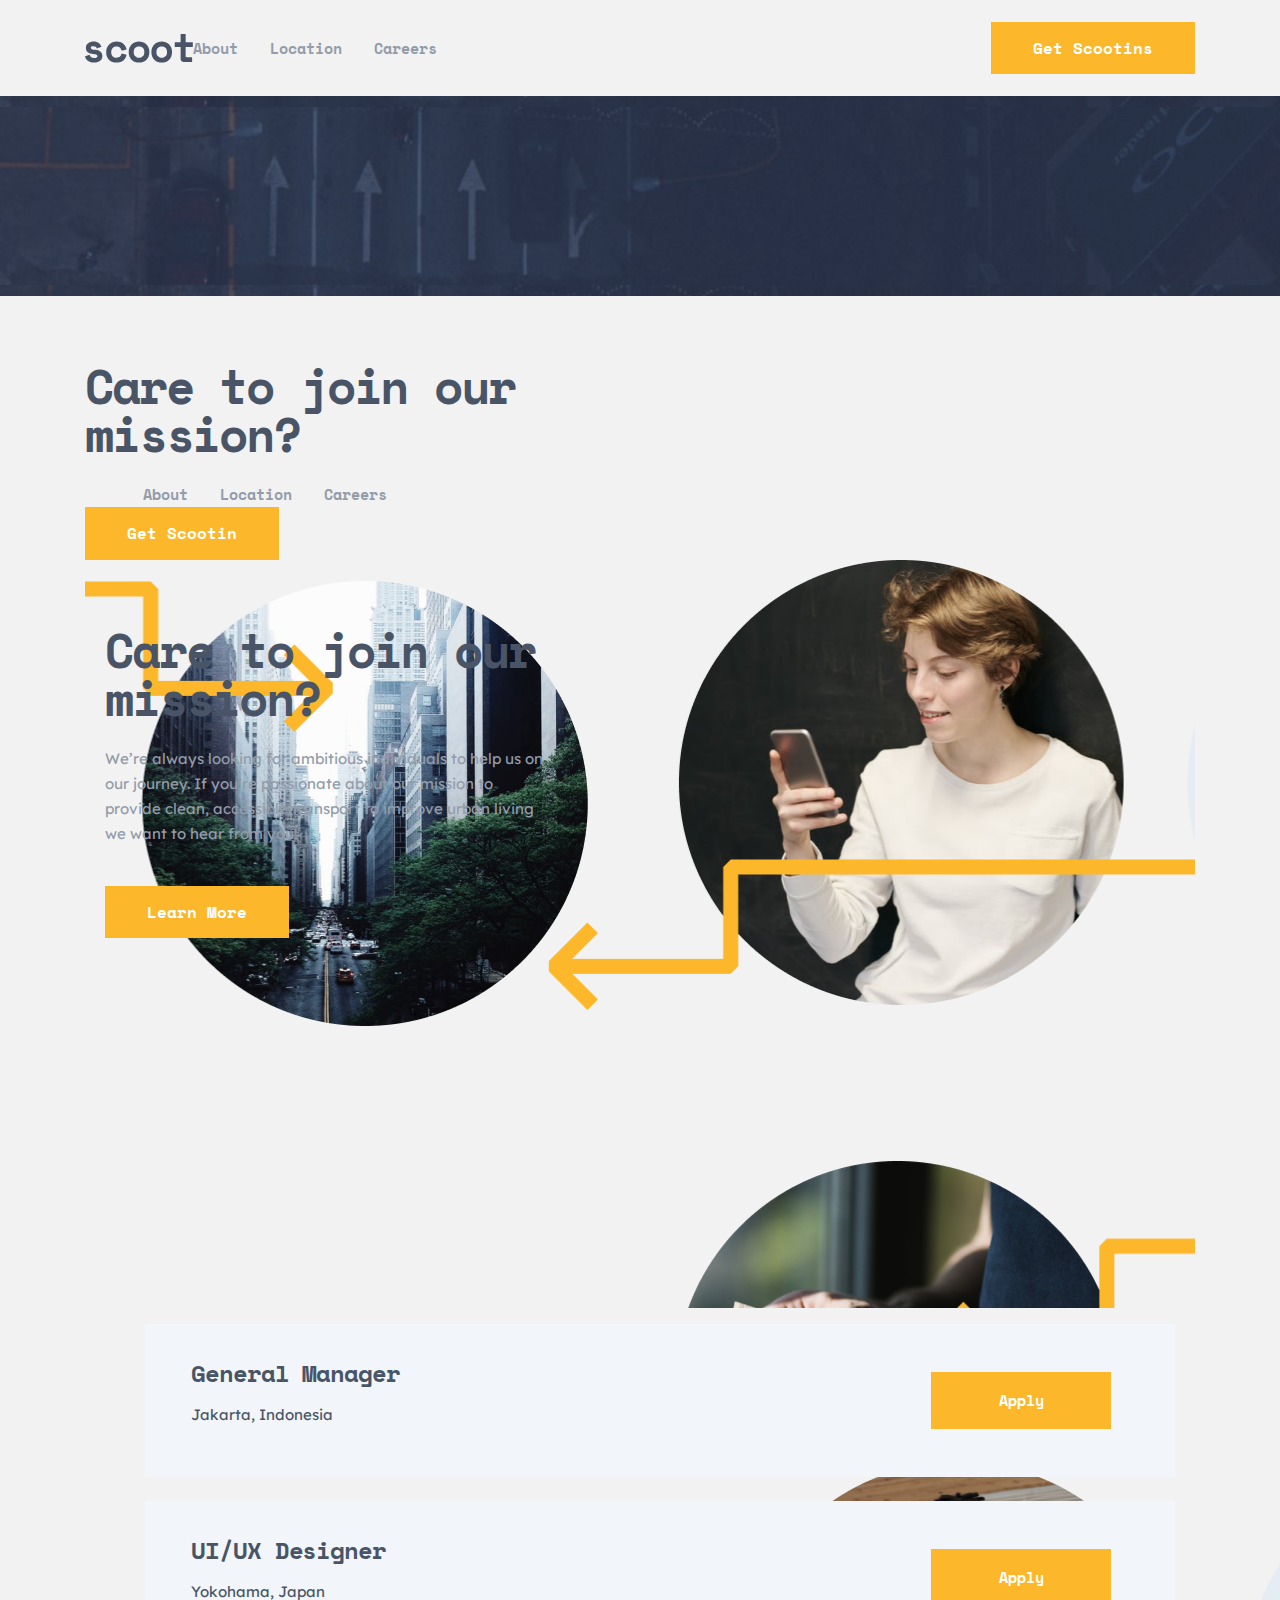
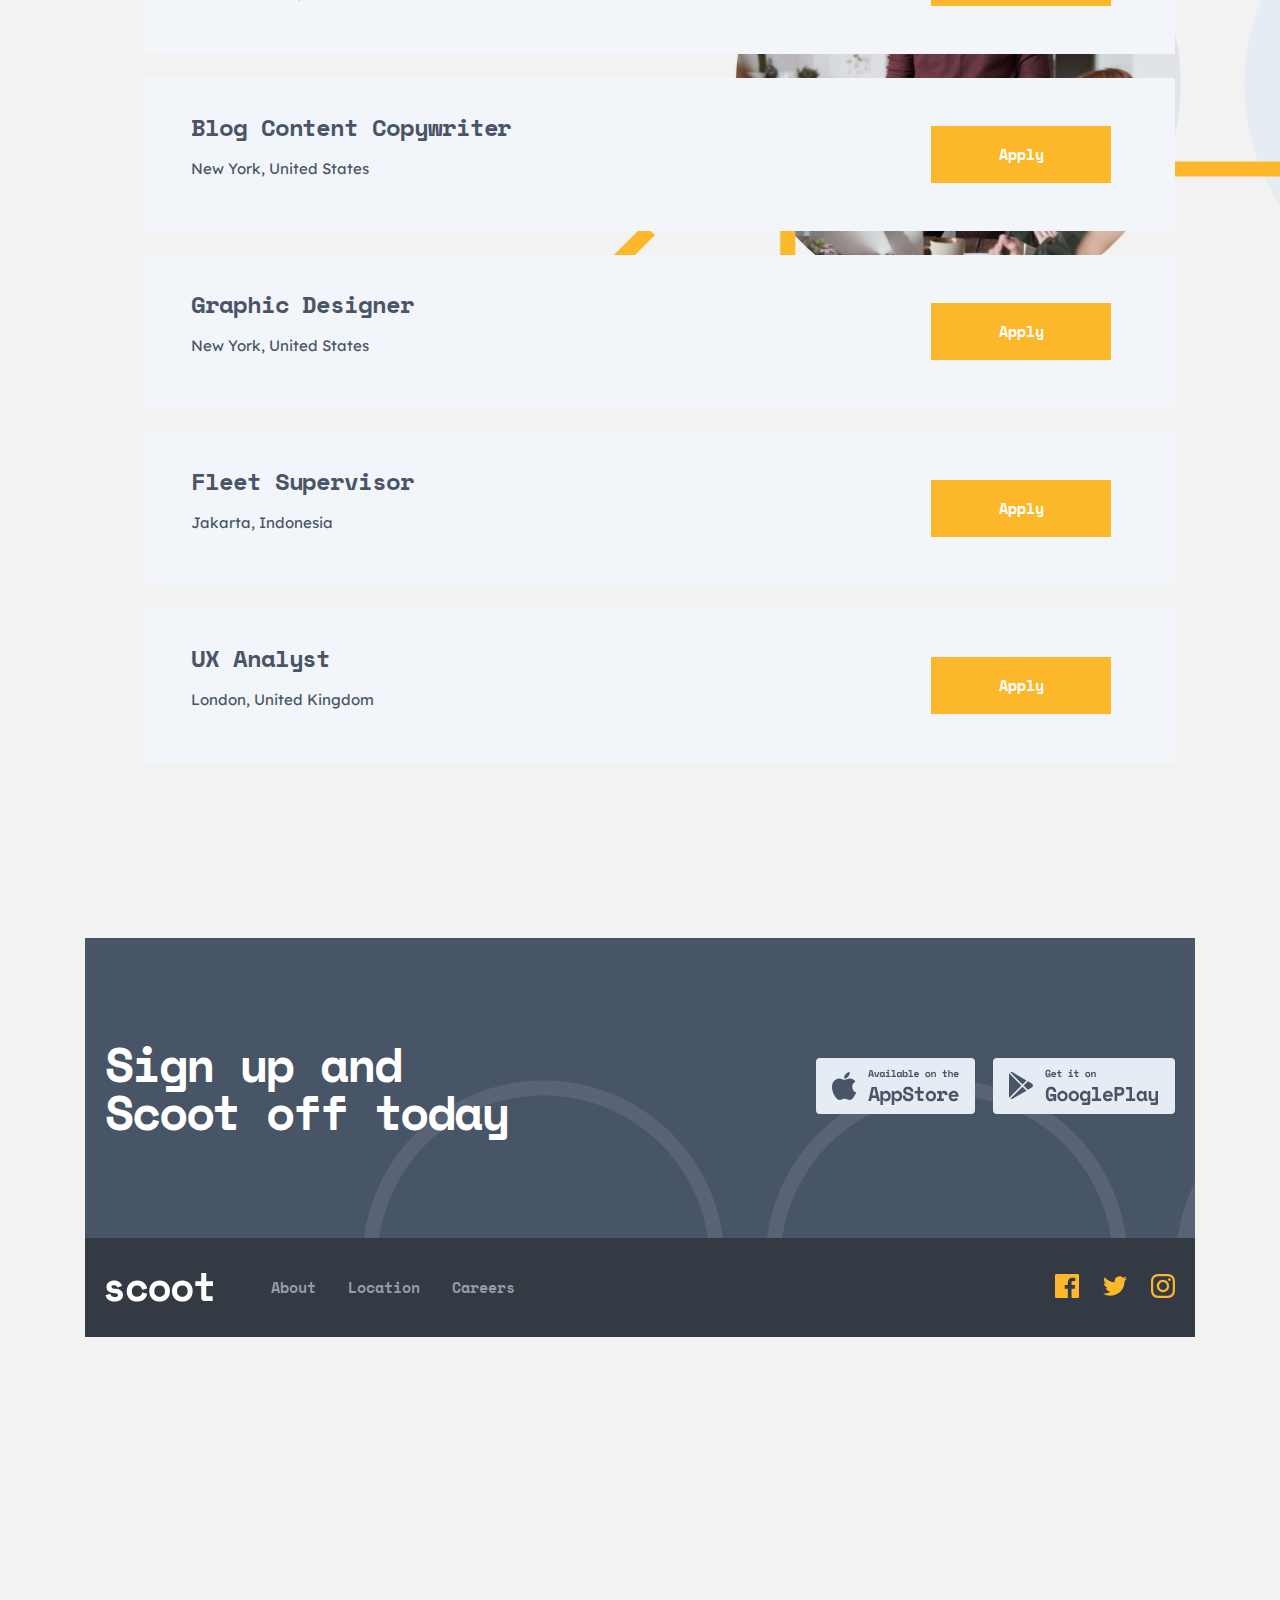
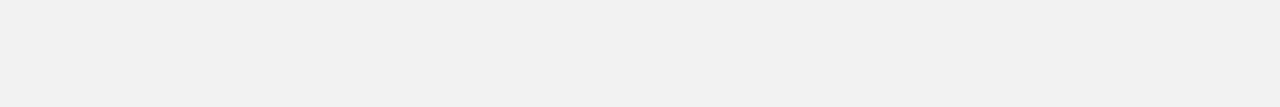
<file: location.html>
<!DOCTYPE html>
<html lang="en">

<head>
    <meta charset="UTF-8">
    <meta http-equiv="X-UA-Compatible" content="IE=edge">
    <meta name="viewport" content="width=device-width, initial-scale=1.0">
    <title>Document</title>
    <link rel="stylesheet" href="./css/style.css">
</head>

<body>
    <header class="site-header">
        <div class="container">
            <div class="site-header__inner">
                <button class="burger" type="button">
                    <img src="./icons/burger.svg" alt="menu" width="20" height="16">
                </button>
                <a class="logo" href="./index.html">
                    <img src="./images/logo.svg" alt="logo" width="108" height="29">
                </a>


            <nav class="navbar">
                <ul class="navbar__list">
                    <li class="navbar__item">
                        <a class="navbar__link" href="./index.html">
                            About
                        </a>
                    </li>
                    <li class="navbar__item">
                        <a class="navbar__link" href="./location.html">
                            Location
                        </a>
                    </li>
                    <li class="navbar__item">
                        <a class="navbar__link" href="./careers.html">
                            Careers
                        </a>
                    </li>
                </ul>
            </nav>

            <a class="mainbtn mainbtn-header" href="#">Get Scootins</a>
        </div>
    </div>
</header>

<section class="location-img">
    <div class="container">
        <h3 class="location-img__title">
            Carrers
        </h3>
    </div>
</section>

<section class="services-small">
  <div class="container">
      <div class="services-small__inner">
          <ul class="services-small__list">
              <li class="services-small__item seritem">
                  <div class="seritem__content">
                      <h2 class="seritem__title">
                        Care to join our mission?
                      </h2>

                <nav class="navbar nav-active">
                    <ul class="navbar__list">
                        <li class="navbar__item">
                            <a class="navbar__link" href="./index.html">
                                About
                            </a>
                        </li>
                        <li class="navbar__item">
                            <a class="navbar__link" href="./location.html">
                                Location
                            </a>
                        </li>
                        <li class="navbar__item">
                            <a class="navbar__link" href="#">
                                Careers
                            </a>
                        </li>
                    </ul>
                </nav>

                <a class="mainbtn mainbtn-header" href="#">Get Scootin</a>
            </div>
        </div>
    </header>
    <main>
        <section class="services">
            <div class="container">
                <div class="services__inner">
                    <ul class="services__list">
                        <li class="services__item seritem">
                            <div class="seritem__content">
                                <h2 class="seritem__title">
                                    Care to join our mission?
                                </h2>


                                <p class="seritem__text">
                                    We’re always looking for ambitious individuals to help us on our journey. If you’re
                                    passionate about our mission to provide clean, accessible transport to improve urban
                                    living we want to hear from you!
                                </p>
                                <a class="mainbtn mainbtn-srvices" href="#">
                                    Learn More
                                </a>
                            </div>
                        </li>
                    </ul>
                </div>
            </div>
        </section>



<section class="appleans">
    <div class="container">
      <div class="appleans__inner">
        <h2 class="visually-hidden">Your Apply</h2>
        <ul class="appleans__list">
          <li class="appleans__item">
            <div class="appleans__content">
              <h3 class="appleans__subtitle">General Manager</h3>
              <p class="appleans__text">Jakarta, Indonesia</p>
            </div>
            <a href="#" class="appleans__buttons">Apply</a>
          </li>
          <li class="appleans__item">
            <div class="appleans__content">
              <h3 class="appleans__subtitle">UI/UX Designer</h3>
              <p class="appleans__text">Yokohama, Japan</p>
            </div>
            <a href="#" class="appleans__buttons">Apply</a>
          </li>
          <li class="appleans__item">
            <div class="appleans__content">
              <h3 class="appleans__subtitle">Blog Content Copywriter</h3>
              <p class="appleans__text">New York, United States</p>
            </div>
            <a href="#" class="appleans__buttons">Apply</a>
          </li>
          <li class="appleans__item">
            <div class="appleans__content">
              <h3 class="appleans__subtitle">Graphic Designer</h3>
              <p class="appleans__text">New York, United States</p>
            </div>
            <a href="#" class="appleans__buttons">Apply</a>
          </li>
          <li class="appleans__item">
            <div class="appleans__content">
              <h3 class="appleans__subtitle">Fleet Supervisor</h3>
              <p class="appleans__text">Jakarta, Indonesia</p>
            </div>
            <a href="#" class="appleans__buttons">Apply</a>
          </li>
          <li class="appleans__item">
            <div class="appleans__content">
              <h3 class="appleans__subtitle">UX Analyst</h3>
              <p class="appleans__text">London, United Kingdom</p>
            </div>
            <a href="#" class="appleans__buttons">Apply</a>
          </li>
        </ul>
      </div>
    </div>
  </section>




        <article class="site-article">
            <div class="container">
                <div class="site-article__inner">
                    <div class="textbox textbox-article">
                        <h2 class="site-article__title">
                            Sign up and Scoot off today
                        </h2>
                    </div>

                    <div class="btnbox">
                        <a class="btnbox__link" href="#">
                            <svg width="159" height="56" viewBox="0 0 159 56" fill="none"
                                xmlns="http://www.w3.org/2000/svg">
                                <rect width="159" height="56" rx="4" fill="#E5ECF4" />
                                <g clip-path="url(#clip0_0_3546)">
                                    <path
                                        d="M60.5 40H55.74L55.06 43H52.3L55.64 29H60.6L63.94 43H61.18L60.5 40ZM56.3 37.48H59.92L58.3 30.32H57.94L56.3 37.48ZM66.9132 47H64.3932V33.08H66.9132V34.52H67.2732C67.5399 33.9733 67.9266 33.5533 68.4332 33.26C68.9399 32.9533 69.5866 32.8 70.3732 32.8C70.9599 32.8 71.5132 32.9133 72.0332 33.14C72.5666 33.3667 73.0266 33.7 73.4132 34.14C73.8132 34.5667 74.1266 35.0933 74.3532 35.72C74.5932 36.3467 74.7132 37.06 74.7132 37.86V38.22C74.7132 39.0333 74.5999 39.7533 74.3732 40.38C74.1466 41.0067 73.8399 41.54 73.4532 41.98C73.0666 42.4067 72.6066 42.7333 72.0732 42.96C71.5532 43.1733 70.9866 43.28 70.3732 43.28C69.9199 43.28 69.5266 43.2333 69.1932 43.14C68.8599 43.0467 68.5666 42.92 68.3132 42.76C68.0732 42.6 67.8666 42.42 67.6932 42.22C67.5332 42.0067 67.3932 41.7867 67.2732 41.56H66.9132V47ZM69.5532 40.88C70.3399 40.88 70.9732 40.64 71.4532 40.16C71.9466 39.6667 72.1932 39 72.1932 38.16V37.92C72.1932 37.08 71.9466 36.42 71.4532 35.94C70.9732 35.4467 70.3399 35.2 69.5532 35.2C68.7666 35.2 68.1266 35.4533 67.6332 35.96C67.1532 36.4533 66.9132 37.1067 66.9132 37.92V38.16C66.9132 38.9733 67.1532 39.6333 67.6332 40.14C68.1266 40.6333 68.7666 40.88 69.5532 40.88ZM78.2665 47H75.7465V33.08H78.2665V34.52H78.6265C78.8931 33.9733 79.2798 33.5533 79.7865 33.26C80.2931 32.9533 80.9398 32.8 81.7265 32.8C82.3131 32.8 82.8665 32.9133 83.3865 33.14C83.9198 33.3667 84.3798 33.7 84.7665 34.14C85.1665 34.5667 85.4798 35.0933 85.7065 35.72C85.9465 36.3467 86.0665 37.06 86.0665 37.86V38.22C86.0665 39.0333 85.9531 39.7533 85.7265 40.38C85.4998 41.0067 85.1931 41.54 84.8065 41.98C84.4198 42.4067 83.9598 42.7333 83.4265 42.96C82.9065 43.1733 82.3398 43.28 81.7265 43.28C81.2731 43.28 80.8798 43.2333 80.5465 43.14C80.2131 43.0467 79.9198 42.92 79.6665 42.76C79.4265 42.6 79.2198 42.42 79.0465 42.22C78.8865 42.0067 78.7465 41.7867 78.6265 41.56H78.2665V47ZM80.9065 40.88C81.6931 40.88 82.3265 40.64 82.8065 40.16C83.2998 39.6667 83.5465 39 83.5465 38.16V37.92C83.5465 37.08 83.2998 36.42 82.8065 35.94C82.3265 35.4467 81.6931 35.2 80.9065 35.2C80.1198 35.2 79.4798 35.4533 78.9865 35.96C78.5065 36.4533 78.2665 37.1067 78.2665 37.92V38.16C78.2665 38.9733 78.5065 39.6333 78.9865 40.14C79.4798 40.6333 80.1198 40.88 80.9065 40.88ZM94.5797 33.28C94.5797 32.72 94.3597 32.2333 93.9197 31.82C93.493 31.4067 92.8864 31.2 92.0997 31.2C91.433 31.2 90.9064 31.34 90.5197 31.62C90.133 31.8867 89.9397 32.2533 89.9397 32.72C89.9397 32.96 89.9864 33.18 90.0797 33.38C90.173 33.5667 90.333 33.74 90.5597 33.9C90.7997 34.0467 91.1064 34.18 91.4797 34.3C91.8664 34.42 92.353 34.5333 92.9397 34.64C94.4064 34.9067 95.5264 35.3533 96.2997 35.98C97.073 36.6067 97.4597 37.5333 97.4597 38.76V39C97.4597 39.6533 97.3397 40.2467 97.0997 40.78C96.873 41.3 96.5397 41.7467 96.0997 42.12C95.6597 42.4933 95.1264 42.78 94.4997 42.98C93.873 43.18 93.1664 43.28 92.3797 43.28C91.4597 43.28 90.6464 43.1533 89.9397 42.9C89.2464 42.6333 88.6664 42.2733 88.1997 41.82C87.733 41.3533 87.3797 40.8133 87.1397 40.2C86.8997 39.5733 86.7797 38.8933 86.7797 38.16V37.56H89.4197V38.04C89.4197 38.88 89.6597 39.5533 90.1397 40.06C90.633 40.5533 91.393 40.8 92.4197 40.8C93.2197 40.8 93.813 40.6267 94.1997 40.28C94.5864 39.9333 94.7797 39.52 94.7797 39.04C94.7797 38.8133 94.7397 38.6 94.6597 38.4C94.5797 38.1867 94.4397 38 94.2397 37.84C94.0397 37.6667 93.7664 37.5133 93.4197 37.38C93.073 37.2467 92.633 37.1333 92.0997 37.04C91.393 36.92 90.7464 36.7667 90.1597 36.58C89.573 36.38 89.0597 36.12 88.6197 35.8C88.193 35.48 87.8597 35.08 87.6197 34.6C87.3797 34.12 87.2597 33.5333 87.2597 32.84V32.72C87.2597 32.1467 87.373 31.62 87.5997 31.14C87.8397 30.6467 88.1664 30.22 88.5797 29.86C89.0064 29.5 89.513 29.22 90.0997 29.02C90.6997 28.82 91.3664 28.72 92.0997 28.72C92.9264 28.72 93.6597 28.84 94.2997 29.08C94.9397 29.3067 95.473 29.62 95.8997 30.02C96.3397 30.42 96.6664 30.88 96.8797 31.4C97.1064 31.92 97.2197 32.4667 97.2197 33.04V33.76H94.5797V33.28ZM98.6929 33.08H101.633V29H104.153V33.08H107.733V35.48H104.153V40C104.153 40.4 104.333 40.6 104.693 40.6H107.373V43H103.173C102.72 43 102.346 42.8533 102.053 42.56C101.773 42.2667 101.633 41.8933 101.633 41.44V35.48H98.6929V33.08ZM120.046 38.16C120.046 38.9867 119.906 39.72 119.626 40.36C119.346 40.9867 118.966 41.52 118.486 41.96C118.006 42.3867 117.453 42.7133 116.826 42.94C116.213 43.1667 115.566 43.28 114.886 43.28C114.206 43.28 113.553 43.1667 112.926 42.94C112.313 42.7133 111.766 42.3867 111.286 41.96C110.806 41.52 110.426 40.9867 110.146 40.36C109.866 39.72 109.726 38.9867 109.726 38.16V37.92C109.726 37.1067 109.866 36.3867 110.146 35.76C110.426 35.12 110.806 34.58 111.286 34.14C111.766 33.7 112.313 33.3667 112.926 33.14C113.553 32.9133 114.206 32.8 114.886 32.8C115.566 32.8 116.213 32.9133 116.826 33.14C117.453 33.3667 118.006 33.7 118.486 34.14C118.966 34.58 119.346 35.12 119.626 35.76C119.906 36.3867 120.046 37.1067 120.046 37.92V38.16ZM114.886 40.88C115.246 40.88 115.586 40.82 115.906 40.7C116.226 40.58 116.506 40.4067 116.746 40.18C116.986 39.9533 117.173 39.68 117.306 39.36C117.453 39.0267 117.526 38.6533 117.526 38.24V37.84C117.526 37.4267 117.453 37.06 117.306 36.74C117.173 36.4067 116.986 36.1267 116.746 35.9C116.506 35.6733 116.226 35.5 115.906 35.38C115.586 35.26 115.246 35.2 114.886 35.2C114.526 35.2 114.186 35.26 113.866 35.38C113.546 35.5 113.266 35.6733 113.026 35.9C112.786 36.1267 112.593 36.4067 112.446 36.74C112.313 37.06 112.246 37.4267 112.246 37.84V38.24C112.246 38.6533 112.313 39.0267 112.446 39.36C112.593 39.68 112.786 39.9533 113.026 40.18C113.266 40.4067 113.546 40.58 113.866 40.7C114.186 40.82 114.526 40.88 114.886 40.88ZM121.199 33.08H125.399V34.52H125.759C125.946 33.9733 126.259 33.5533 126.699 33.26C127.153 32.9533 127.693 32.8 128.319 32.8C129.306 32.8 130.099 33.1133 130.699 33.74C131.299 34.3533 131.599 35.2933 131.599 36.56V37L128.999 37.24V36.96C128.999 36.4133 128.859 35.98 128.579 35.66C128.299 35.3267 127.879 35.16 127.319 35.16C126.759 35.16 126.319 35.3533 125.999 35.74C125.679 36.1267 125.519 36.68 125.519 37.4V40.6H127.799V43H120.959V40.6H122.999V35.48H121.199V33.08ZM135.253 38.86C135.266 39.1533 135.333 39.4267 135.453 39.68C135.586 39.92 135.759 40.1333 135.973 40.32C136.199 40.4933 136.453 40.6333 136.733 40.74C137.026 40.8333 137.333 40.88 137.653 40.88C138.279 40.88 138.759 40.7733 139.093 40.56C139.426 40.3333 139.666 40.0667 139.813 39.76L141.973 40.96C141.853 41.2133 141.686 41.48 141.473 41.76C141.259 42.0267 140.979 42.2733 140.633 42.5C140.299 42.7267 139.886 42.9133 139.393 43.06C138.913 43.2067 138.346 43.28 137.693 43.28C136.946 43.28 136.266 43.16 135.653 42.92C135.039 42.68 134.506 42.3333 134.053 41.88C133.613 41.4267 133.266 40.8733 133.013 40.22C132.773 39.5667 132.653 38.8267 132.653 38V37.88C132.653 37.12 132.779 36.4267 133.033 35.8C133.299 35.1733 133.659 34.64 134.113 34.2C134.566 33.76 135.093 33.42 135.693 33.18C136.306 32.9267 136.959 32.8 137.653 32.8C138.506 32.8 139.239 32.9533 139.853 33.26C140.466 33.5533 140.973 33.9333 141.373 34.4C141.773 34.8533 142.066 35.36 142.253 35.92C142.439 36.4667 142.533 37 142.533 37.52V38.86H135.253ZM137.633 35.08C136.993 35.08 136.473 35.2467 136.073 35.58C135.673 35.9 135.413 36.2733 135.293 36.7H139.973C139.893 36.2333 139.639 35.8467 139.213 35.54C138.799 35.2333 138.273 35.08 137.633 35.08Z"
                                        fill="#495567" />
                                    <path
                                        d="M56.25 17.5H53.87L53.53 19H52.15L53.82 12H56.3L57.97 19H56.59L56.25 17.5ZM54.15 16.24H55.96L55.15 12.66H54.97L54.15 16.24ZM58.1066 14.04H59.4666L60.6366 18.4H60.8166L61.9866 14.04H63.3466L61.9266 19H59.5266L58.1066 14.04ZM67.3432 18.28C67.2099 18.5933 67.0232 18.8167 66.7832 18.95C66.5432 19.0767 66.2632 19.14 65.9432 19.14C65.6432 19.14 65.3599 19.0833 65.0932 18.97C64.8332 18.8567 64.6032 18.69 64.4032 18.47C64.2032 18.25 64.0432 17.9833 63.9232 17.67C63.8099 17.3567 63.7532 17 63.7532 16.6V16.44C63.7532 16.0467 63.8099 15.6933 63.9232 15.38C64.0366 15.0667 64.1899 14.8 64.3832 14.58C64.5766 14.36 64.7999 14.1933 65.0532 14.08C65.3132 13.96 65.5899 13.9 65.8832 13.9C66.2366 13.9 66.5199 13.96 66.7332 14.08C66.9532 14.2 67.1266 14.3867 67.2532 14.64H67.4332V14.04H68.6932V17.5C68.6932 17.7 68.7832 17.8 68.9632 17.8H69.1532V19H68.2932C68.0666 19 67.8799 18.9333 67.7332 18.8C67.5932 18.6667 67.5232 18.4933 67.5232 18.28H67.3432ZM66.2232 17.94C66.5899 17.94 66.8832 17.82 67.1032 17.58C67.3232 17.3333 67.4332 17 67.4332 16.58V16.46C67.4332 16.04 67.3232 15.71 67.1032 15.47C66.8832 15.2233 66.5899 15.1 66.2232 15.1C65.8566 15.1 65.5632 15.2233 65.3432 15.47C65.1232 15.71 65.0132 16.04 65.0132 16.46V16.58C65.0132 17 65.1232 17.3333 65.3432 17.58C65.5632 17.82 65.8566 17.94 66.2232 17.94ZM69.8999 17.8H71.5799V15.24H70.0199V14.04H72.8399V17.8H74.2799V19H69.8999V17.8ZM73.1499 12.57C73.1499 12.7033 73.1232 12.83 73.0699 12.95C73.0232 13.0633 72.9565 13.1633 72.8699 13.25C72.7832 13.33 72.6799 13.3967 72.5599 13.45C72.4465 13.4967 72.3265 13.52 72.1999 13.52C72.0665 13.52 71.9432 13.4967 71.8299 13.45C71.7165 13.3967 71.6165 13.33 71.5299 13.25C71.4432 13.1633 71.3732 13.0633 71.3199 12.95C71.2732 12.83 71.2499 12.7033 71.2499 12.57C71.2499 12.4367 71.2732 12.3133 71.3199 12.2C71.3732 12.08 71.4432 11.98 71.5299 11.9C71.6165 11.8133 71.7165 11.7467 71.8299 11.7C71.9432 11.6467 72.0665 11.62 72.1999 11.62C72.3265 11.62 72.4465 11.6467 72.5599 11.7C72.6799 11.7467 72.7832 11.8133 72.8699 11.9C72.9565 11.98 73.0232 12.08 73.0699 12.2C73.1232 12.3133 73.1499 12.4367 73.1499 12.57ZM75.4565 17.8H77.1965V13.2H75.5165V12H78.4565V17.8H80.0765V19H75.4565V17.8ZM84.3731 18.28C84.2398 18.5933 84.0531 18.8167 83.8131 18.95C83.5731 19.0767 83.2931 19.14 82.9731 19.14C82.6731 19.14 82.3898 19.0833 82.1231 18.97C81.8631 18.8567 81.6331 18.69 81.4331 18.47C81.2331 18.25 81.0731 17.9833 80.9531 17.67C80.8398 17.3567 80.7831 17 80.7831 16.6V16.44C80.7831 16.0467 80.8398 15.6933 80.9531 15.38C81.0664 15.0667 81.2198 14.8 81.4131 14.58C81.6064 14.36 81.8298 14.1933 82.0831 14.08C82.3431 13.96 82.6198 13.9 82.9131 13.9C83.2664 13.9 83.5498 13.96 83.7631 14.08C83.9831 14.2 84.1564 14.3867 84.2831 14.64H84.4631V14.04H85.7231V17.5C85.7231 17.7 85.8131 17.8 85.9931 17.8H86.1831V19H85.3231C85.0964 19 84.9098 18.9333 84.7631 18.8C84.6231 18.6667 84.5531 18.4933 84.5531 18.28H84.3731ZM83.2531 17.94C83.6198 17.94 83.9131 17.82 84.1331 17.58C84.3531 17.3333 84.4631 17 84.4631 16.58V16.46C84.4631 16.04 84.3531 15.71 84.1331 15.47C83.9131 15.2233 83.6198 15.1 83.2531 15.1C82.8864 15.1 82.5931 15.2233 82.3731 15.47C82.1531 15.71 82.0431 16.04 82.0431 16.46V16.58C82.0431 17 82.1531 17.3333 82.3731 17.58C82.5931 17.82 82.8864 17.94 83.2531 17.94ZM87.8897 19H86.6297V12H87.8897V14.76H88.0697C88.203 14.4867 88.3964 14.2767 88.6497 14.13C88.903 13.9767 89.2264 13.9 89.6197 13.9C89.913 13.9 90.1897 13.9567 90.4497 14.07C90.7164 14.1833 90.9464 14.35 91.1397 14.57C91.3397 14.7833 91.4964 15.0467 91.6097 15.36C91.7297 15.6733 91.7897 16.03 91.7897 16.43V16.61C91.7897 17.0167 91.733 17.3767 91.6197 17.69C91.5064 18.0033 91.353 18.27 91.1597 18.49C90.9664 18.7033 90.7364 18.8667 90.4697 18.98C90.2097 19.0867 89.9264 19.14 89.6197 19.14C89.393 19.14 89.1964 19.1167 89.0297 19.07C88.863 19.0233 88.7164 18.96 88.5897 18.88C88.4697 18.8 88.3664 18.71 88.2797 18.61C88.1997 18.5033 88.1297 18.3933 88.0697 18.28H87.8897V19ZM89.2097 17.94C89.603 17.94 89.9197 17.82 90.1597 17.58C90.4064 17.3333 90.5297 17 90.5297 16.58V16.46C90.5297 16.04 90.4064 15.71 90.1597 15.47C89.9197 15.2233 89.603 15.1 89.2097 15.1C88.8164 15.1 88.4964 15.2267 88.2497 15.48C88.0097 15.7267 87.8897 16.0533 87.8897 16.46V16.58C87.8897 16.9867 88.0097 17.3167 88.2497 17.57C88.4964 17.8167 88.8164 17.94 89.2097 17.94ZM92.4863 17.8H94.2263V13.2H92.5463V12H95.4863V17.8H97.1063V19H92.4863V17.8ZM99.3029 16.93C99.3096 17.0767 99.3429 17.2133 99.4029 17.34C99.4696 17.46 99.5563 17.5667 99.6629 17.66C99.7763 17.7467 99.9029 17.8167 100.043 17.87C100.19 17.9167 100.343 17.94 100.503 17.94C100.816 17.94 101.056 17.8867 101.223 17.78C101.39 17.6667 101.51 17.5333 101.583 17.38L102.663 17.98C102.603 18.1067 102.52 18.24 102.413 18.38C102.306 18.5133 102.166 18.6367 101.993 18.75C101.826 18.8633 101.62 18.9567 101.373 19.03C101.133 19.1033 100.85 19.14 100.523 19.14C100.15 19.14 99.8096 19.08 99.5029 18.96C99.1963 18.84 98.9296 18.6667 98.7029 18.44C98.4829 18.2133 98.3096 17.9367 98.1829 17.61C98.0629 17.2833 98.0029 16.9133 98.0029 16.5V16.44C98.0029 16.06 98.0663 15.7133 98.1929 15.4C98.3263 15.0867 98.5063 14.82 98.7329 14.6C98.9596 14.38 99.2229 14.21 99.5229 14.09C99.8296 13.9633 100.156 13.9 100.503 13.9C100.93 13.9 101.296 13.9767 101.603 14.13C101.91 14.2767 102.163 14.4667 102.363 14.7C102.563 14.9267 102.71 15.18 102.803 15.46C102.896 15.7333 102.943 16 102.943 16.26V16.93H99.3029ZM100.493 15.04C100.173 15.04 99.9129 15.1233 99.7129 15.29C99.5129 15.45 99.3829 15.6367 99.3229 15.85H101.663C101.623 15.6167 101.496 15.4233 101.283 15.27C101.076 15.1167 100.813 15.04 100.493 15.04ZM114.406 16.58C114.406 16.9933 114.336 17.36 114.196 17.68C114.056 17.9933 113.866 18.26 113.626 18.48C113.386 18.6933 113.11 18.8567 112.796 18.97C112.49 19.0833 112.166 19.14 111.826 19.14C111.486 19.14 111.16 19.0833 110.846 18.97C110.54 18.8567 110.266 18.6933 110.026 18.48C109.786 18.26 109.596 17.9933 109.456 17.68C109.316 17.36 109.246 16.9933 109.246 16.58V16.46C109.246 16.0533 109.316 15.6933 109.456 15.38C109.596 15.06 109.786 14.79 110.026 14.57C110.266 14.35 110.54 14.1833 110.846 14.07C111.16 13.9567 111.486 13.9 111.826 13.9C112.166 13.9 112.49 13.9567 112.796 14.07C113.11 14.1833 113.386 14.35 113.626 14.57C113.866 14.79 114.056 15.06 114.196 15.38C114.336 15.6933 114.406 16.0533 114.406 16.46V16.58ZM111.826 17.94C112.006 17.94 112.176 17.91 112.336 17.85C112.496 17.79 112.636 17.7033 112.756 17.59C112.876 17.4767 112.97 17.34 113.036 17.18C113.11 17.0133 113.146 16.8267 113.146 16.62V16.42C113.146 16.2133 113.11 16.03 113.036 15.87C112.97 15.7033 112.876 15.5633 112.756 15.45C112.636 15.3367 112.496 15.25 112.336 15.19C112.176 15.13 112.006 15.1 111.826 15.1C111.646 15.1 111.476 15.13 111.316 15.19C111.156 15.25 111.016 15.3367 110.896 15.45C110.776 15.5633 110.68 15.7033 110.606 15.87C110.54 16.03 110.506 16.2133 110.506 16.42V16.62C110.506 16.8267 110.54 17.0133 110.606 17.18C110.68 17.34 110.776 17.4767 110.896 17.59C111.016 17.7033 111.156 17.79 111.316 17.85C111.476 17.91 111.646 17.94 111.826 17.94ZM116.483 19H115.223V14.04H116.483V14.78H116.663C116.776 14.5 116.959 14.2833 117.213 14.13C117.466 13.9767 117.763 13.9 118.103 13.9C118.343 13.9 118.566 13.94 118.773 14.02C118.986 14.0933 119.173 14.21 119.333 14.37C119.493 14.53 119.616 14.7333 119.703 14.98C119.796 15.2267 119.843 15.52 119.843 15.86V19H118.583V16.18C118.583 15.8267 118.496 15.55 118.323 15.35C118.156 15.1433 117.913 15.04 117.593 15.04C117.219 15.04 116.939 15.1667 116.753 15.42C116.573 15.6667 116.483 16 116.483 16.42V19ZM126.436 14.04H127.906V12H129.166V14.04H130.956V15.24H129.166V17.5C129.166 17.7 129.256 17.8 129.436 17.8H130.776V19H128.676C128.449 19 128.263 18.9267 128.116 18.78C127.976 18.6333 127.906 18.4467 127.906 18.22V15.24H126.436V14.04ZM133.533 19H132.273V12H133.533V14.84H133.713C133.839 14.54 134.026 14.31 134.273 14.15C134.519 13.9833 134.823 13.9 135.183 13.9C135.429 13.9 135.656 13.94 135.863 14.02C136.069 14.1 136.249 14.22 136.403 14.38C136.556 14.54 136.676 14.7467 136.763 15C136.849 15.2467 136.893 15.54 136.893 15.88V19H135.633V16.18C135.633 15.8267 135.546 15.55 135.373 15.35C135.206 15.1433 134.963 15.04 134.643 15.04C134.269 15.04 133.989 15.1667 133.803 15.42C133.623 15.6667 133.533 16 133.533 16.42V19ZM139.039 16.93C139.046 17.0767 139.079 17.2133 139.139 17.34C139.206 17.46 139.293 17.5667 139.399 17.66C139.513 17.7467 139.639 17.8167 139.779 17.87C139.926 17.9167 140.079 17.94 140.239 17.94C140.553 17.94 140.793 17.8867 140.959 17.78C141.126 17.6667 141.246 17.5333 141.319 17.38L142.399 17.98C142.339 18.1067 142.256 18.24 142.149 18.38C142.043 18.5133 141.903 18.6367 141.729 18.75C141.563 18.8633 141.356 18.9567 141.109 19.03C140.869 19.1033 140.586 19.14 140.259 19.14C139.886 19.14 139.546 19.08 139.239 18.96C138.933 18.84 138.666 18.6667 138.439 18.44C138.219 18.2133 138.046 17.9367 137.919 17.61C137.799 17.2833 137.739 16.9133 137.739 16.5V16.44C137.739 16.06 137.803 15.7133 137.929 15.4C138.063 15.0867 138.243 14.82 138.469 14.6C138.696 14.38 138.959 14.21 139.259 14.09C139.566 13.9633 139.893 13.9 140.239 13.9C140.666 13.9 141.033 13.9767 141.339 14.13C141.646 14.2767 141.899 14.4667 142.099 14.7C142.299 14.9267 142.446 15.18 142.539 15.46C142.633 15.7333 142.679 16 142.679 16.26V16.93H139.039ZM140.229 15.04C139.909 15.04 139.649 15.1233 139.449 15.29C139.249 15.45 139.119 15.6367 139.059 15.85H141.399C141.359 15.6167 141.233 15.4233 141.019 15.27C140.813 15.1167 140.549 15.04 140.229 15.04Z"
                                        fill="#495567" />
                                </g>
                                <path fill-rule="evenodd" clip-rule="evenodd"
                                    d="M29.5501 16.2326C30.5379 15.0264 32.2329 14.1001 33.6831 14C33.9262 15.649 33.2547 17.2641 32.3672 18.4058C31.4185 19.6324 29.7813 20.5807 28.1968 20.5315C27.9078 18.9521 28.649 17.3268 29.5501 16.2326ZM34.0165 20.5333C35.9466 20.5333 37.9903 21.5773 39.4446 23.3763C34.677 25.9705 35.4494 32.7283 40.2667 34.5378C39.6044 35.9952 39.2865 36.645 38.4325 37.936C37.241 39.7367 35.5631 41.9805 33.4803 41.9963C32.6241 42.0052 32.0624 41.7496 31.4568 41.474C30.7549 41.1545 29.9939 40.8082 28.647 40.8157C27.3076 40.8222 26.5345 41.1643 25.8229 41.4791C25.2017 41.7539 24.6274 42.008 23.7641 41.9998C21.6831 41.9823 20.0921 39.9574 18.9007 38.1567C15.5714 33.1242 15.2198 27.2159 17.2742 24.0734C18.7356 21.8418 21.0403 20.5368 23.2048 20.5368C24.3584 20.5368 25.2881 20.8657 26.1741 21.1791C26.9805 21.4643 27.7507 21.7367 28.6204 21.7367C29.4252 21.7367 30.0869 21.488 30.8086 21.2167C31.6745 20.8913 32.6268 20.5333 34.0165 20.5333Z"
                                    fill="#495567" />
                                <defs>
                                    <clipPath id="clip0_0_3546">
                                        <rect width="91" height="39" fill="white" transform="translate(52 8)" />
                                    </clipPath>
                                </defs>
                            </svg>
                        </a>
                        <a class="btnbox__link" href="#">
                            <svg width="182" height="56" viewBox="0 0 182 56" fill="none"
                                xmlns="http://www.w3.org/2000/svg">
                                <rect width="182" height="56" rx="4" fill="#E5ECF4" />
                                <g clip-path="url(#clip0_0_3555)">
                                    <path
                                        d="M57.2 35.92H63.2V43H60.8V41.44H60.44C60.28 41.96 59.9733 42.4 59.52 42.76C59.0667 43.1067 58.3867 43.28 57.48 43.28C56.84 43.28 56.24 43.16 55.68 42.92C55.12 42.68 54.6333 42.3267 54.22 41.86C53.8067 41.38 53.48 40.7933 53.24 40.1C53 39.3933 52.88 38.5733 52.88 37.64V34.36C52.88 33.4533 53.0067 32.6533 53.26 31.96C53.5267 31.2533 53.8867 30.66 54.34 30.18C54.8067 29.7 55.36 29.34 56 29.1C56.64 28.8467 57.3467 28.72 58.12 28.72C58.92 28.72 59.6333 28.8533 60.26 29.12C60.8867 29.3733 61.42 29.7333 61.86 30.2C62.3 30.6533 62.6333 31.1933 62.86 31.82C63.0867 32.4333 63.2 33.0933 63.2 33.8V34.04H60.56V33.8C60.56 32.96 60.34 32.3267 59.9 31.9C59.4733 31.46 58.8667 31.24 58.08 31.24C57.3333 31.24 56.72 31.4933 56.24 32C55.76 32.4933 55.52 33.3467 55.52 34.56V37.52C55.52 39.68 56.4 40.76 58.16 40.76C58.9467 40.76 59.54 40.5533 59.94 40.14C60.3533 39.7133 60.56 39.1467 60.56 38.44H57.2V35.92ZM74.6332 38.16C74.6332 38.9867 74.4932 39.72 74.2132 40.36C73.9332 40.9867 73.5532 41.52 73.0732 41.96C72.5932 42.3867 72.0399 42.7133 71.4132 42.94C70.7999 43.1667 70.1532 43.28 69.4732 43.28C68.7932 43.28 68.1399 43.1667 67.5132 42.94C66.8999 42.7133 66.3532 42.3867 65.8732 41.96C65.3932 41.52 65.0132 40.9867 64.7332 40.36C64.4532 39.72 64.3132 38.9867 64.3132 38.16V37.92C64.3132 37.1067 64.4532 36.3867 64.7332 35.76C65.0132 35.12 65.3932 34.58 65.8732 34.14C66.3532 33.7 66.8999 33.3667 67.5132 33.14C68.1399 32.9133 68.7932 32.8 69.4732 32.8C70.1532 32.8 70.7999 32.9133 71.4132 33.14C72.0399 33.3667 72.5932 33.7 73.0732 34.14C73.5532 34.58 73.9332 35.12 74.2132 35.76C74.4932 36.3867 74.6332 37.1067 74.6332 37.92V38.16ZM69.4732 40.88C69.8332 40.88 70.1732 40.82 70.4932 40.7C70.8132 40.58 71.0932 40.4067 71.3332 40.18C71.5732 39.9533 71.7599 39.68 71.8932 39.36C72.0399 39.0267 72.1132 38.6533 72.1132 38.24V37.84C72.1132 37.4267 72.0399 37.06 71.8932 36.74C71.7599 36.4067 71.5732 36.1267 71.3332 35.9C71.0932 35.6733 70.8132 35.5 70.4932 35.38C70.1732 35.26 69.8332 35.2 69.4732 35.2C69.1132 35.2 68.7732 35.26 68.4532 35.38C68.1332 35.5 67.8532 35.6733 67.6132 35.9C67.3732 36.1267 67.1799 36.4067 67.0332 36.74C66.8999 37.06 66.8332 37.4267 66.8332 37.84V38.24C66.8332 38.6533 66.8999 39.0267 67.0332 39.36C67.1799 39.68 67.3732 39.9533 67.6132 40.18C67.8532 40.4067 68.1332 40.58 68.4532 40.7C68.7732 40.82 69.1132 40.88 69.4732 40.88ZM85.9865 38.16C85.9865 38.9867 85.8465 39.72 85.5665 40.36C85.2865 40.9867 84.9065 41.52 84.4265 41.96C83.9465 42.3867 83.3931 42.7133 82.7665 42.94C82.1531 43.1667 81.5065 43.28 80.8265 43.28C80.1465 43.28 79.4931 43.1667 78.8665 42.94C78.2531 42.7133 77.7065 42.3867 77.2265 41.96C76.7465 41.52 76.3665 40.9867 76.0865 40.36C75.8065 39.72 75.6665 38.9867 75.6665 38.16V37.92C75.6665 37.1067 75.8065 36.3867 76.0865 35.76C76.3665 35.12 76.7465 34.58 77.2265 34.14C77.7065 33.7 78.2531 33.3667 78.8665 33.14C79.4931 32.9133 80.1465 32.8 80.8265 32.8C81.5065 32.8 82.1531 32.9133 82.7665 33.14C83.3931 33.3667 83.9465 33.7 84.4265 34.14C84.9065 34.58 85.2865 35.12 85.5665 35.76C85.8465 36.3867 85.9865 37.1067 85.9865 37.92V38.16ZM80.8265 40.88C81.1865 40.88 81.5265 40.82 81.8465 40.7C82.1665 40.58 82.4465 40.4067 82.6865 40.18C82.9265 39.9533 83.1131 39.68 83.2465 39.36C83.3931 39.0267 83.4665 38.6533 83.4665 38.24V37.84C83.4665 37.4267 83.3931 37.06 83.2465 36.74C83.1131 36.4067 82.9265 36.1267 82.6865 35.9C82.4465 35.6733 82.1665 35.5 81.8465 35.38C81.5265 35.26 81.1865 35.2 80.8265 35.2C80.4665 35.2 80.1265 35.26 79.8065 35.38C79.4865 35.5 79.2065 35.6733 78.9665 35.9C78.7265 36.1267 78.5331 36.4067 78.3865 36.74C78.2531 37.06 78.1865 37.4267 78.1865 37.84V38.24C78.1865 38.6533 78.2531 39.0267 78.3865 39.36C78.5331 39.68 78.7265 39.9533 78.9665 40.18C79.2065 40.4067 79.4865 40.58 79.8065 40.7C80.1265 40.82 80.4665 40.88 80.8265 40.88ZM94.6997 41.56H94.3397C94.233 41.7867 94.0997 42.0067 93.9397 42.22C93.793 42.42 93.593 42.6 93.3397 42.76C93.0997 42.92 92.8064 43.0467 92.4597 43.14C92.1264 43.2333 91.7197 43.28 91.2397 43.28C90.6264 43.28 90.053 43.1733 89.5197 42.96C88.9997 42.7333 88.5397 42.4067 88.1397 41.98C87.753 41.54 87.4464 41.0067 87.2197 40.38C87.0064 39.7533 86.8997 39.0333 86.8997 38.22V37.86C86.8997 37.06 87.013 36.3467 87.2397 35.72C87.4797 35.0933 87.7997 34.5667 88.1997 34.14C88.613 33.7 89.0864 33.3667 89.6197 33.14C90.1664 32.9133 90.7397 32.8 91.3397 32.8C92.1397 32.8 92.773 32.9533 93.2397 33.26C93.7064 33.5533 94.073 33.9733 94.3397 34.52H94.6997V33.08H97.2197V45.44C97.2197 45.8933 97.073 46.2667 96.7797 46.56C96.4997 46.8533 96.133 47 95.6797 47H88.9997V44.6H94.1597C94.5197 44.6 94.6997 44.4 94.6997 44V41.56ZM92.0597 40.88C92.8464 40.88 93.4797 40.6333 93.9597 40.14C94.453 39.6333 94.6997 38.9733 94.6997 38.16V37.92C94.6997 37.1067 94.453 36.4533 93.9597 35.96C93.4797 35.4533 92.8464 35.2 92.0597 35.2C91.273 35.2 90.633 35.4467 90.1397 35.94C89.6597 36.42 89.4197 37.08 89.4197 37.92V38.16C89.4197 39 89.6597 39.6667 90.1397 40.16C90.633 40.64 91.273 40.88 92.0597 40.88ZM98.9129 40.6H102.393V31.4H99.0329V29H104.913V40.6H108.153V43H98.9129V40.6ZM112.546 38.86C112.56 39.1533 112.626 39.4267 112.746 39.68C112.88 39.92 113.053 40.1333 113.266 40.32C113.493 40.4933 113.746 40.6333 114.026 40.74C114.32 40.8333 114.626 40.88 114.946 40.88C115.573 40.88 116.053 40.7733 116.386 40.56C116.72 40.3333 116.96 40.0667 117.106 39.76L119.266 40.96C119.146 41.2133 118.98 41.48 118.766 41.76C118.553 42.0267 118.273 42.2733 117.926 42.5C117.593 42.7267 117.18 42.9133 116.686 43.06C116.206 43.2067 115.64 43.28 114.986 43.28C114.24 43.28 113.56 43.16 112.946 42.92C112.333 42.68 111.8 42.3333 111.346 41.88C110.906 41.4267 110.56 40.8733 110.306 40.22C110.066 39.5667 109.946 38.8267 109.946 38V37.88C109.946 37.12 110.073 36.4267 110.326 35.8C110.593 35.1733 110.953 34.64 111.406 34.2C111.86 33.76 112.386 33.42 112.986 33.18C113.6 32.9267 114.253 32.8 114.946 32.8C115.8 32.8 116.533 32.9533 117.146 33.26C117.76 33.5533 118.266 33.9333 118.666 34.4C119.066 34.8533 119.36 35.36 119.546 35.92C119.733 36.4667 119.826 37 119.826 37.52V38.86H112.546ZM114.926 35.08C114.286 35.08 113.766 35.2467 113.366 35.58C112.966 35.9 112.706 36.2733 112.586 36.7H117.266C117.186 36.2333 116.933 35.8467 116.506 35.54C116.093 35.2333 115.566 35.08 114.926 35.08ZM124.199 37.72V43H121.559V29H127.039C127.759 29 128.386 29.12 128.919 29.36C129.453 29.5867 129.893 29.8933 130.239 30.28C130.599 30.6533 130.866 31.0867 131.039 31.58C131.226 32.06 131.319 32.5533 131.319 33.06V33.54C131.319 34.06 131.226 34.5733 131.039 35.08C130.866 35.5733 130.599 36.02 130.239 36.42C129.893 36.8067 129.453 37.12 128.919 37.36C128.386 37.6 127.759 37.72 127.039 37.72H124.199ZM124.199 35.2H126.779C127.366 35.2 127.826 35.04 128.159 34.72C128.506 34.4 128.679 33.9867 128.679 33.48V33.24C128.679 32.7333 128.506 32.32 128.159 32C127.826 31.68 127.366 31.52 126.779 31.52H124.199V35.2ZM132.973 40.6H136.453V31.4H133.093V29H138.973V40.6H142.213V43H132.973V40.6ZM150.806 41.56C150.539 42.1867 150.166 42.6333 149.686 42.9C149.206 43.1533 148.646 43.28 148.006 43.28C147.406 43.28 146.839 43.1667 146.306 42.94C145.786 42.7133 145.326 42.38 144.926 41.94C144.526 41.5 144.206 40.9667 143.966 40.34C143.739 39.7133 143.626 39 143.626 38.2V37.88C143.626 37.0933 143.739 36.3867 143.966 35.76C144.193 35.1333 144.499 34.6 144.886 34.16C145.273 33.72 145.719 33.3867 146.226 33.16C146.746 32.92 147.299 32.8 147.886 32.8C148.593 32.8 149.159 32.92 149.586 33.16C150.026 33.4 150.373 33.7733 150.626 34.28H150.986V33.08H153.506V40C153.506 40.4 153.686 40.6 154.046 40.6H154.426V43H152.706C152.253 43 151.879 42.8667 151.586 42.6C151.306 42.3333 151.166 41.9867 151.166 41.56H150.806ZM148.566 40.88C149.299 40.88 149.886 40.64 150.326 40.16C150.766 39.6667 150.986 39 150.986 38.16V37.92C150.986 37.08 150.766 36.42 150.326 35.94C149.886 35.4467 149.299 35.2 148.566 35.2C147.833 35.2 147.246 35.4467 146.806 35.94C146.366 36.42 146.146 37.08 146.146 37.92V38.16C146.146 39 146.366 39.6667 146.806 40.16C147.246 40.64 147.833 40.88 148.566 40.88ZM162.459 33.08H164.979V45.44C164.979 45.8933 164.832 46.2667 164.539 46.56C164.259 46.8533 163.892 47 163.439 47H157.539V44.6H161.919C162.279 44.6 162.459 44.4 162.459 44V41.56H162.099C161.659 42.7067 160.712 43.28 159.259 43.28C158.766 43.28 158.306 43.2 157.879 43.04C157.452 42.88 157.079 42.6333 156.759 42.3C156.439 41.9667 156.186 41.5533 155.999 41.06C155.826 40.5533 155.739 39.96 155.739 39.28V33.08H158.259V38.76C158.259 39.4667 158.426 40.02 158.759 40.42C159.092 40.8067 159.592 41 160.259 41C161.019 41 161.572 40.76 161.919 40.28C162.279 39.7867 162.459 39.12 162.459 38.28V33.08Z"
                                        fill="#495567" />
                                    <path
                                        d="M54.6 15.46H57.6V19H56.4V18.22H56.22C56.14 18.48 55.9867 18.7 55.76 18.88C55.5333 19.0533 55.1933 19.14 54.74 19.14C54.42 19.14 54.12 19.08 53.84 18.96C53.56 18.84 53.3167 18.6633 53.11 18.43C52.9033 18.19 52.74 17.8967 52.62 17.55C52.5 17.1967 52.44 16.7867 52.44 16.32V14.68C52.44 14.2267 52.5033 13.8267 52.63 13.48C52.7633 13.1267 52.9433 12.83 53.17 12.59C53.4033 12.35 53.68 12.17 54 12.05C54.32 11.9233 54.6733 11.86 55.06 11.86C55.46 11.86 55.8167 11.9267 56.13 12.06C56.4433 12.1867 56.71 12.3667 56.93 12.6C57.15 12.8267 57.3167 13.0967 57.43 13.41C57.5433 13.7167 57.6 14.0467 57.6 14.4V14.52H56.28V14.4C56.28 13.98 56.17 13.6633 55.95 13.45C55.7367 13.23 55.4333 13.12 55.04 13.12C54.6667 13.12 54.36 13.2467 54.12 13.5C53.88 13.7467 53.76 14.1733 53.76 14.78V16.26C53.76 17.34 54.2 17.88 55.08 17.88C55.4733 17.88 55.77 17.7767 55.97 17.57C56.1767 17.3567 56.28 17.0733 56.28 16.72H54.6V15.46ZM59.5666 16.93C59.5733 17.0767 59.6066 17.2133 59.6666 17.34C59.7333 17.46 59.82 17.5667 59.9266 17.66C60.04 17.7467 60.1666 17.8167 60.3066 17.87C60.4533 17.9167 60.6066 17.94 60.7666 17.94C61.08 17.94 61.32 17.8867 61.4866 17.78C61.6533 17.6667 61.7733 17.5333 61.8466 17.38L62.9266 17.98C62.8666 18.1067 62.7833 18.24 62.6766 18.38C62.57 18.5133 62.43 18.6367 62.2566 18.75C62.09 18.8633 61.8833 18.9567 61.6366 19.03C61.3966 19.1033 61.1133 19.14 60.7866 19.14C60.4133 19.14 60.0733 19.08 59.7666 18.96C59.46 18.84 59.1933 18.6667 58.9666 18.44C58.7466 18.2133 58.5733 17.9367 58.4466 17.61C58.3266 17.2833 58.2666 16.9133 58.2666 16.5V16.44C58.2666 16.06 58.33 15.7133 58.4566 15.4C58.59 15.0867 58.77 14.82 58.9966 14.6C59.2233 14.38 59.4866 14.21 59.7866 14.09C60.0933 13.9633 60.42 13.9 60.7666 13.9C61.1933 13.9 61.56 13.9767 61.8666 14.13C62.1733 14.2767 62.4266 14.4667 62.6266 14.7C62.8266 14.9267 62.9733 15.18 63.0666 15.46C63.16 15.7333 63.2066 16 63.2066 16.26V16.93H59.5666ZM60.7566 15.04C60.4366 15.04 60.1766 15.1233 59.9766 15.29C59.7766 15.45 59.6466 15.6367 59.5866 15.85H61.9266C61.8866 15.6167 61.76 15.4233 61.5466 15.27C61.34 15.1167 61.0766 15.04 60.7566 15.04ZM63.9932 14.04H65.4632V12H66.7232V14.04H68.5132V15.24H66.7232V17.5C66.7232 17.7 66.8132 17.8 66.9932 17.8H68.3332V19H66.2332C66.0066 19 65.8199 18.9267 65.6732 18.78C65.5332 18.6333 65.4632 18.4467 65.4632 18.22V15.24H63.9932V14.04ZM75.5765 17.8H77.2565V15.24H75.6965V14.04H78.5165V17.8H79.9565V19H75.5765V17.8ZM78.8265 12.57C78.8265 12.7033 78.7998 12.83 78.7465 12.95C78.6998 13.0633 78.6331 13.1633 78.5465 13.25C78.4598 13.33 78.3565 13.3967 78.2365 13.45C78.1231 13.4967 78.0031 13.52 77.8765 13.52C77.7431 13.52 77.6198 13.4967 77.5065 13.45C77.3931 13.3967 77.2931 13.33 77.2065 13.25C77.1198 13.1633 77.0498 13.0633 76.9965 12.95C76.9498 12.83 76.9265 12.7033 76.9265 12.57C76.9265 12.4367 76.9498 12.3133 76.9965 12.2C77.0498 12.08 77.1198 11.98 77.2065 11.9C77.2931 11.8133 77.3931 11.7467 77.5065 11.7C77.6198 11.6467 77.7431 11.62 77.8765 11.62C78.0031 11.62 78.1231 11.6467 78.2365 11.7C78.3565 11.7467 78.4598 11.8133 78.5465 11.9C78.6331 11.98 78.6998 12.08 78.7465 12.2C78.7998 12.3133 78.8265 12.4367 78.8265 12.57ZM81.0231 14.04H82.4931V12H83.7531V14.04H85.5431V15.24H83.7531V17.5C83.7531 17.7 83.8431 17.8 84.0231 17.8H85.3631V19H83.2631C83.0364 19 82.8498 18.9267 82.7031 18.78C82.5631 18.6333 82.4931 18.4467 82.4931 18.22V15.24H81.0231V14.04ZM97.3763 16.58C97.3763 16.9933 97.3063 17.36 97.1663 17.68C97.0263 17.9933 96.8363 18.26 96.5963 18.48C96.3563 18.6933 96.0797 18.8567 95.7663 18.97C95.4597 19.0833 95.1363 19.14 94.7963 19.14C94.4563 19.14 94.1297 19.0833 93.8163 18.97C93.5097 18.8567 93.2363 18.6933 92.9963 18.48C92.7563 18.26 92.5663 17.9933 92.4263 17.68C92.2863 17.36 92.2163 16.9933 92.2163 16.58V16.46C92.2163 16.0533 92.2863 15.6933 92.4263 15.38C92.5663 15.06 92.7563 14.79 92.9963 14.57C93.2363 14.35 93.5097 14.1833 93.8163 14.07C94.1297 13.9567 94.4563 13.9 94.7963 13.9C95.1363 13.9 95.4597 13.9567 95.7663 14.07C96.0797 14.1833 96.3563 14.35 96.5963 14.57C96.8363 14.79 97.0263 15.06 97.1663 15.38C97.3063 15.6933 97.3763 16.0533 97.3763 16.46V16.58ZM94.7963 17.94C94.9763 17.94 95.1463 17.91 95.3063 17.85C95.4663 17.79 95.6063 17.7033 95.7263 17.59C95.8463 17.4767 95.9397 17.34 96.0063 17.18C96.0797 17.0133 96.1163 16.8267 96.1163 16.62V16.42C96.1163 16.2133 96.0797 16.03 96.0063 15.87C95.9397 15.7033 95.8463 15.5633 95.7263 15.45C95.6063 15.3367 95.4663 15.25 95.3063 15.19C95.1463 15.13 94.9763 15.1 94.7963 15.1C94.6163 15.1 94.4463 15.13 94.2863 15.19C94.1263 15.25 93.9863 15.3367 93.8663 15.45C93.7463 15.5633 93.6497 15.7033 93.5763 15.87C93.5097 16.03 93.4763 16.2133 93.4763 16.42V16.62C93.4763 16.8267 93.5097 17.0133 93.5763 17.18C93.6497 17.34 93.7463 17.4767 93.8663 17.59C93.9863 17.7033 94.1263 17.79 94.2863 17.85C94.4463 17.91 94.6163 17.94 94.7963 17.94ZM99.4529 19H98.1929V14.04H99.4529V14.78H99.6329C99.7463 14.5 99.9296 14.2833 100.183 14.13C100.436 13.9767 100.733 13.9 101.073 13.9C101.313 13.9 101.536 13.94 101.743 14.02C101.956 14.0933 102.143 14.21 102.303 14.37C102.463 14.53 102.586 14.7333 102.673 14.98C102.766 15.2267 102.813 15.52 102.813 15.86V19H101.553V16.18C101.553 15.8267 101.466 15.55 101.293 15.35C101.126 15.1433 100.883 15.04 100.563 15.04C100.19 15.04 99.9096 15.1667 99.7229 15.42C99.5429 15.6667 99.4529 16 99.4529 16.42V19Z"
                                        fill="#495567" />
                                </g>
                                <path fill-rule="evenodd" clip-rule="evenodd"
                                    d="M17.3522 14.2371C18.077 13.8877 18.908 13.9252 19.6053 14.3449L33.4772 22.423L29.504 26.4147L17.3522 14.2371ZM16 16.4214C16 16.0498 16.0825 15.6887 16.2358 15.3641L28.3848 27.5391L16.2379 39.7437C16.083 39.426 16 39.0702 16 38.697V16.4214ZM29.5056 28.6619L17.3734 40.8517C17.6954 41.0008 18.0379 41.0658 18.38 41.0658C18.8023 41.0658 19.2237 40.9648 19.6053 40.7354L33.4799 32.6452L29.5056 28.6619ZM38.7456 25.4907C38.7504 25.4933 38.7556 25.4965 38.7604 25.4996C39.4767 25.9342 39.9044 26.6944 39.9044 27.5328C39.9044 28.3712 39.4767 29.1314 38.7604 29.5664C38.7556 29.5691 34.8966 31.8189 34.8966 31.8189L30.6242 27.5375L34.894 23.2477L38.7456 25.4907Z"
                                    fill="#495567" />
                                <defs>
                                    <clipPath id="clip0_0_3555">
                                        <rect width="114" height="39" fill="white" transform="translate(52 8)" />
                                    </clipPath>
                                </defs>
                            </svg>
                        </a>
                    </div>
                </div>
            </div>
        </article>
    </main>
    <footer class="site-footer">
        <div class="container">
            <div class="site-footer__inner">
                <a class="logo  logo-footer" href="./index.html">
                    <img src="./images/scoot-footer.svg" alt="logo" width="108" height="29">
                </a>

                <nav class="navbar navbar-footer">
                    <ul class="navbar__list navlist-active">
                        <li class="navbar__item navitem-active">
                            <a class="navbar__link navlink-active" href="./index.html">
                                About
                            </a>
                        </li>
                        <li class="navbar__item navitem-active">
                            <a class="navbar__link navlink-active" href="./location.html">
                                Location
                            </a>
                        </li>
                        <li class="navbar__item navitem-active">
                            <a class="navbar__link navlink-active" href="./index.html">
                                Careers
                            </a>
                        </li>
                    </ul>
                </nav>

                <div class="socials">
                    <a class="socials__link" href="#" target="_blank">
                        <svg class="socials__img" width="24" height="24" viewBox="0 0 24 24" fill="none"
                            xmlns="http://www.w3.org/2000/svg">
                            <path
                                d="M22.675 0H1.325C0.593 0 0 0.593 0 1.325V22.676C0 23.407 0.593 24 1.325 24H12.82V14.706H9.692V11.084H12.82V8.413C12.82 5.313 14.713 3.625 17.479 3.625C18.804 3.625 19.942 3.724 20.274 3.768V7.008L18.356 7.009C16.852 7.009 16.561 7.724 16.561 8.772V11.085H20.148L19.681 14.707H16.561V24H22.677C23.407 24 24 23.407 24 22.675V1.325C24 0.593 23.407 0 22.675 0Z" />
                        </svg>
                    </a>

                    <a class="socials__link" href="#" target="_blank">
                        <svg class="socials__img" width="24" height="20" viewBox="0 0 24 20" fill="none"
                            xmlns="http://www.w3.org/2000/svg">
                            <path
                                d="M24 2.557C23.117 2.949 22.168 3.213 21.172 3.332C22.189 2.723 22.97 1.758 23.337 0.608001C22.386 1.172 21.332 1.582 20.21 1.803C19.313 0.846001 18.032 0.248001 16.616 0.248001C13.437 0.248001 11.101 3.214 11.819 6.293C7.728 6.088 4.1 4.128 1.671 1.149C0.381 3.362 1.002 6.257 3.194 7.723C2.388 7.697 1.628 7.476 0.965 7.107C0.911 9.388 2.546 11.522 4.914 11.997C4.221 12.185 3.462 12.229 2.69 12.081C3.316 14.037 5.134 15.46 7.29 15.5C5.22 17.123 2.612 17.848 0 17.54C2.179 18.937 4.768 19.752 7.548 19.752C16.69 19.752 21.855 12.031 21.543 5.106C22.505 4.411 23.34 3.544 24 2.557Z" />
                        </svg>
                    </a>

                    <a class="socials__link" href="#" target="_blank">
                        <svg class="socials__img" width="24" height="24" viewBox="0 0 24 24" fill="none"
                            xmlns="http://www.w3.org/2000/svg">
                            <path fill-rule="evenodd" clip-rule="evenodd"
                                d="M12 0C8.741 0 8.333 0.014 7.053 0.072C2.695 0.272 0.273 2.69 0.073 7.052C0.014 8.333 0 8.741 0 12C0 15.259 0.014 15.668 0.072 16.948C0.272 21.306 2.69 23.728 7.052 23.928C8.333 23.986 8.741 24 12 24C15.259 24 15.668 23.986 16.948 23.928C21.302 23.728 23.73 21.31 23.927 16.948C23.986 15.668 24 15.259 24 12C24 8.741 23.986 8.333 23.928 7.053C23.732 2.699 21.311 0.273 16.949 0.073C15.668 0.014 15.259 0 12 0ZM12 2.163C15.204 2.163 15.584 2.175 16.85 2.233C20.102 2.381 21.621 3.924 21.769 7.152C21.827 8.417 21.838 8.797 21.838 12.001C21.838 15.206 21.826 15.585 21.769 16.85C21.62 20.075 20.105 21.621 16.85 21.769C15.584 21.827 15.206 21.839 12 21.839C8.796 21.839 8.416 21.827 7.151 21.769C3.891 21.62 2.38 20.07 2.232 16.849C2.174 15.584 2.162 15.205 2.162 12C2.162 8.796 2.175 8.417 2.232 7.151C2.381 3.924 3.896 2.38 7.151 2.232C8.417 2.175 8.796 2.163 12 2.163ZM5.838 12C5.838 8.597 8.597 5.838 12 5.838C15.403 5.838 18.162 8.597 18.162 12C18.162 15.404 15.403 18.163 12 18.163C8.597 18.163 5.838 15.403 5.838 12ZM12 16C9.791 16 8 14.21 8 12C8 9.791 9.791 8 12 8C14.209 8 16 9.791 16 12C16 14.21 14.209 16 12 16ZM16.965 5.595C16.965 4.8 17.61 4.155 18.406 4.155C19.201 4.155 19.845 4.8 19.845 5.595C19.845 6.39 19.201 7.035 18.406 7.035C17.61 7.035 16.965 6.39 16.965 5.595Z" />
                        </svg>
                    </a>
                </div>
            </div>
        </div>
    </footer>
</body>

</html>
</file>
<file: css/style.css>
/*! normalize.css v8.0.1 | MIT License | github.com/necolas/normalize.css */
/* Document
   ========================================================================== */
/**
 * 1. Correct the line height in all browsers.
 * 2. Prevent adjustments of font size after orientation changes in iOS.
 */
html {
  line-height: 1.15; /* 1 */
  -webkit-text-size-adjust: 100%; /* 2 */
}

/* Sections
   ========================================================================== */
/**
 * Remove the margin in all browsers.
 */
body {
  margin: 0;
}

/**
 * Render the `main` element consistently in IE.
 */
main {
  display: block;
}

/**
 * Correct the font size and margin on `h1` elements within `section` and
 * `article` contexts in Chrome, Firefox, and Safari.
 */
h1 {
  font-size: 2em;
  margin: 0.67em 0;
}

/* Grouping content
   ========================================================================== */
/**
 * 1. Add the correct box sizing in Firefox.
 * 2. Show the overflow in Edge and IE.
 */
hr {
  box-sizing: content-box; /* 1 */
  height: 0; /* 1 */
  overflow: visible; /* 2 */
}

/**
 * 1. Correct the inheritance and scaling of font size in all browsers.
 * 2. Correct the odd `em` font sizing in all browsers.
 */
pre {
  font-family: monospace, monospace; /* 1 */
  font-size: 1em; /* 2 */
}

/* Text-level semantics
   ========================================================================== */
/**
 * Remove the gray background on active links in IE 10.
 */
a {
  background-color: transparent;
}

/**
 * 1. Remove the bottom border in Chrome 57-
 * 2. Add the correct text decoration in Chrome, Edge, IE, Opera, and Safari.
 */
abbr[title] {
  border-bottom: none; /* 1 */
  text-decoration: underline; /* 2 */
  -webkit-text-decoration: underline dotted;
          text-decoration: underline dotted; /* 2 */
}

/**
 * Add the correct font weight in Chrome, Edge, and Safari.
 */
b,
strong {
  font-weight: bolder;
}

/**
 * 1. Correct the inheritance and scaling of font size in all browsers.
 * 2. Correct the odd `em` font sizing in all browsers.
 */
code,
kbd,
samp {
  font-family: monospace, monospace; /* 1 */
  font-size: 1em; /* 2 */
}

/**
 * Add the correct font size in all browsers.
 */
small {
  font-size: 80%;
}

/**
 * Prevent `sub` and `sup` elements from affecting the line height in
 * all browsers.
 */
sub,
sup {
  font-size: 75%;
  line-height: 0;
  position: relative;
  vertical-align: baseline;
}

sub {
  bottom: -0.25em;
}

sup {
  top: -0.5em;
}

/* Embedded content
   ========================================================================== */
/**
 * Remove the border on images inside links in IE 10.
 */
img {
  border-style: none;
}

/* Forms
   ========================================================================== */
/**
 * 1. Change the font styles in all browsers.
 * 2. Remove the margin in Firefox and Safari.
 */
button,
input,
optgroup,
select,
textarea {
  font-family: inherit; /* 1 */
  font-size: 100%; /* 1 */
  line-height: 1.15; /* 1 */
  margin: 0; /* 2 */
}

/**
 * Show the overflow in IE.
 * 1. Show the overflow in Edge.
 */
button,
input { /* 1 */
  overflow: visible;
}

/**
 * Remove the inheritance of text transform in Edge, Firefox, and IE.
 * 1. Remove the inheritance of text transform in Firefox.
 */
button,
select { /* 1 */
  text-transform: none;
}

/**
 * Correct the inability to style clickable types in iOS and Safari.
 */
button,
[type=button],
[type=reset],
[type=submit] {
  -webkit-appearance: button;
}

/**
 * Remove the inner border and padding in Firefox.
 */
button::-moz-focus-inner,
[type=button]::-moz-focus-inner,
[type=reset]::-moz-focus-inner,
[type=submit]::-moz-focus-inner {
  border-style: none;
  padding: 0;
}

/**
 * Restore the focus styles unset by the previous rule.
 */
button:-moz-focusring,
[type=button]:-moz-focusring,
[type=reset]:-moz-focusring,
[type=submit]:-moz-focusring {
  outline: 1px dotted ButtonText;
}

/**
 * Correct the padding in Firefox.
 */
fieldset {
  padding: 0.35em 0.75em 0.625em;
}

/**
 * 1. Correct the text wrapping in Edge and IE.
 * 2. Correct the color inheritance from `fieldset` elements in IE.
 * 3. Remove the padding so developers are not caught out when they zero out
 *    `fieldset` elements in all browsers.
 */
legend {
  box-sizing: border-box; /* 1 */
  color: inherit; /* 2 */
  display: table; /* 1 */
  max-width: 100%; /* 1 */
  padding: 0; /* 3 */
  white-space: normal; /* 1 */
}

/**
 * Add the correct vertical alignment in Chrome, Firefox, and Opera.
 */
progress {
  vertical-align: baseline;
}

/**
 * Remove the default vertical scrollbar in IE 10+.
 */
textarea {
  overflow: auto;
}

/**
 * 1. Add the correct box sizing in IE 10.
 * 2. Remove the padding in IE 10.
 */
[type=checkbox],
[type=radio] {
  box-sizing: border-box; /* 1 */
  padding: 0; /* 2 */
}

/**
 * Correct the cursor style of increment and decrement buttons in Chrome.
 */
[type=number]::-webkit-inner-spin-button,
[type=number]::-webkit-outer-spin-button {
  height: auto;
}

/**
 * 1. Correct the odd appearance in Chrome and Safari.
 * 2. Correct the outline style in Safari.
 */
[type=search] {
  -webkit-appearance: textfield; /* 1 */
  outline-offset: -2px; /* 2 */
}

/**
 * Remove the inner padding in Chrome and Safari on macOS.
 */
[type=search]::-webkit-search-decoration {
  -webkit-appearance: none;
}

/**
 * 1. Correct the inability to style clickable types in iOS and Safari.
 * 2. Change font properties to `inherit` in Safari.
 */
::-webkit-file-upload-button {
  -webkit-appearance: button; /* 1 */
  font: inherit; /* 2 */
}

/* Interactive
   ========================================================================== */
/*
 * Add the correct display in Edge, IE 10+, and Firefox.
 */
details {
  display: block;
}

/*
 * Add the correct display in all browsers.
 */
summary {
  display: list-item;
}

/* Misc
   ========================================================================== */
/**
 * Add the correct display in IE 10+.
 */
template {
  display: none;
}

/**
 * Add the correct display in IE 10.
 */
[hidden] {
  display: none;
}

html {
  height: 100%;
  scroll-behavior: smooth;
}

*,
*::after,
*::before {
  box-sizing: border-box;
}

body {
  height: 100%;
  display: flex;
  flex-direction: column;
  margin: 0;
  background-color: #F2F2F2;
  font-family: "Space Mono", monospace;
}

main {
  flex-grow: 1;
}

img {
  vertical-align: middle;
  -o-object-fit: cover;
     object-fit: cover;
  -o-object-position: center;
     object-position: center;
}

@font-face {
  font-family: "Lexend Deca";
  src: url("../fonts/LexendDeca-Regular.woff2") format("woff2"), url("../fonts/LexendDeca-Regular.woff") format("woff");
  font-weight: normal;
  font-style: normal;
  font-display: swap;
}
@font-face {
  font-family: "Space Mono";
  src: url("../fonts/SpaceMono-Bold.woff2") format("woff2"), url("../fonts/SpaceMono-Bold.woff") format("woff");
  font-weight: bold;
  font-style: normal;
  font-display: swap;
}
.visually-hidden {
  clip: rect(0 0 0 0);
  -webkit-clip-path: inset(50%);
          clip-path: inset(50%);
  height: 1px;
  overflow: hidden;
  position: absolute;
  white-space: nowrap;
  width: 1px;
}

.container {
  width: 100%;
  max-width: 1150px;
  margin: 0 auto;
  padding: 0 20px;
}

.site-header {
  padding: 22px 0;
}

.site-header__inner {
  display: flex;
  align-items: center;
}

.burger {
  display: none;
  border: none;
  background-color: transparent;
}

.canvas-menu {
  background-color: var(--bg-color);
}

.burger__title {
  font-family: Arial, Helvetica, sans-serif;
  font-style: normal;
  font-weight: 700;
  font-size: 24px;
  line-height: 28px;
  color: #FCB72B;
}

.burger__list {
  margin: 0;
  padding: 0;
  list-style-type: none;
}

.burger__item {
  margin-left: 35px;
  margin-bottom: 5px;
  text-align: center;
}

.burger__link {
  font-style: normal;
  font-weight: 700;
  font-size: 20px;
  line-height: 28px;
  color: var(--text-color);
  opacity: 0.7;
  text-decoration: none;
  transition: all 0.2s ease;
}

.logo {
  display: inline-block;
}

.nav-active {
  margin-left: 58px;
}

.navbar__list {
  margin: 0;
  padding: 0;
  list-style-type: none;
  display: flex;
}

.navbar__item + .navbar__item {
  margin-left: 32px;
}

.navbar__link {
  text-decoration: none;
  font-weight: 700;
  font-size: 15px;
  line-height: 25px;
  color: #939CAA;
  transition: all 0.2s ease;
}
.navbar__link:hover {
  color: #FCB72B;
}

.mainbtn {
  display: inline-block;
  padding: 14px 39px;
  text-decoration: none;
  color: #FFF;
  background-color: #FCB72B;
  border: 3px solid transparent;
  transition: all 0.2s ease;
}
.mainbtn:hover {
  color: #FCB72B;
  background-color: transparent;
  border: 3px solid #FCB72B;
}

.mainbtn-header {
  margin-left: auto;
}

@media only screen and (max-width: 576px) {
  .logo {
    margin: 0 auto;
  }
  .burger {
    display: block;
  }
  .nav-active {
    display: none;
  }
  .mainbtn-header {
    display: none;
  }
}
.hero {
  padding: 153px 0 152px;
  background-image: url("../../images/hero-line2.svg"), url("../../images/hero-line.svg"), url("../../images/hero-circle.svg"), url("../../images/hero-bg.jpg");
  background-repeat: no-repeat;
  background-position: calc(50% + 220px) calc(50% + 99px), calc(50% - 628px) calc(50% + 30px), calc(50% + 620px) calc(50% + 130px), center center;
}

.hero__content {
  width: 100%;
  max-width: 500px;
}

.hero__title {
  margin: 0 0 40px;
  font-weight: 700;
  font-size: 56px;
  line-height: 56px;
  letter-spacing: -2.5px;
  color: #FFF;
}

.textbox-hero {
  margin-left: auto;
  width: 100%;
  max-width: 405px;
}

.hero__text {
  margin: 0 0 40px;
  font-family: "Lexend Deca";
  font-weight: 400;
  font-size: 15px;
  line-height: 25px;
  color: #FFF;
}

@media only screen and (max-width: 786px) {
  .hero {
    padding: 137px 0 217px;
    background-image: url("../../images/hero-bg_tablet.jpg");
    background-repeat: no-repeat;
    background-position: center;
  }
  .hero__inner {
    display: flex;
    flex-direction: column;
    align-items: center;
  }
  .hero__title {
    text-align: center;
    margin-bottom: 24px;
  }
  .textbox-hero {
    display: flex;
    flex-direction: column;
    align-items: center;
    margin: 0 auto;
    max-width: 573px;
  }
  .hero__text {
    margin-bottom: 32px;
    text-align: center;
  }
}
@media only screen and (max-width: 576px) {
  .hero {
    padding: 115px 0 179px;
  }
  .hero__content {
    max-width: 311px;
  }
  .hero__title {
    margin: 0 0 24px;
    font-size: 40px;
    line-height: 40px;
  }
}
.intro {
  padding: 160px 0 200px;
  background-image: url("../../images/intro-line.svg");
  background-repeat: no-repeat;
  background-position: calc(50% - 220px) calc(50% - 116px);
}

.intro__list {
  margin: 0;
  padding: 0;
  list-style-type: none;
  display: flex;
  justify-content: space-between;
}

.introitem {
  width: 100%;
  max-width: 350px;
}
.introitem::before {
  content: "";
  display: inline-block;
  width: 96px;
  height: 96px;
  background-image: url("../../icons/intro-icon.svg");
  background-repeat: no-repeat;
  margin: 0 0 40px;
}
.introitem:nth-child(2)::before {
  background-image: url("../../icons/intro-icon2.svg");
}
.introitem:nth-child(3)::before {
  background-image: url("../../icons/intro-icon3.svg");
}

.introitem__title {
  margin: 0 0 27px;
  font-weight: 700;
  font-size: 24px;
  line-height: 28px;
  letter-spacing: -1.07143px;
  color: #495567;
}

.introitem__text {
  margin: 0;
  font-family: "Lexend Deca";
  font-weight: 400;
  font-size: 15px;
  line-height: 25px;
  color: #939CAA;
}

@media only screen and (max-width: 786px) {
  .intro {
    padding: 122px 0 145px;
    background-image: url("../../images/intro-line_tablet.svg");
    background-position: calc(50% - 237px) top;
  }
  .intro__list {
    flex-direction: column;
    align-items: center;
  }
  .introitem {
    max-width: 573px;
    display: flex;
    align-items: center;
  }
  .introitem::before {
    margin: 0 79px 0 0;
  }
  .introitem:not(:last-child) {
    margin: 0 0 40px;
  }
  .introitem__box {
    width: 100%;
    max-width: 398px;
  }
  .introitem__title {
    margin: 0 0 27px;
  }
}
@media only screen and (max-width: 576px) {
  .intro {
    padding: 120px 0 120px;
    background-image: none;
  }
  .introitem {
    flex-direction: column;
  }
  .introitem::before {
    margin: 0 0 24px;
  }
  .introitem:not(:last-child) {
    margin: 0 0 48px;
  }
  .introitem__box {
    max-width: 311px;
  }
  .introitem__title {
    margin: 0 0 24px;
    font-weight: 700;
    font-size: 20px;
    line-height: 28px;
    text-align: center;
    letter-spacing: -0.892857px;
    color: #495567;
  }
  .introitem__text {
    text-align: center;
  }
}
.services {
  padding: 0 0 370px;
  background-image: url("../../images/services-bg.png"), url("../../images/services-bg2.png"), url("../../images/services-bg3.png");
  background-repeat: no-repeat;
  background-position: calc(50% + 450px) top, calc(50% - 550px) calc(50% - 130px), calc(50% + 530px) calc(50% + 450px);
}

.services__list {
  margin: 0;
  padding: 0;
  list-style-type: none;
}

.seritem {
  display: flex;
  justify-content: flex-start;
}
.seritem:nth-child(2) {
  justify-content: flex-end;
}
.seritem:not(:last-child) {
  margin: 0 0 226px;
}

.seritem__content {
  padding: 66px 0 0;
  width: 100%;
  max-width: 445px;
}

.seritem__title {
  margin: 0 0 24px;
  font-weight: 700;
  font-size: 48px;
  line-height: 48px;
  letter-spacing: -2.14286px;
  color: #495567;
}

.seritem__text {
  margin: 0 0 40px;
  font-family: "Lexend Deca";
  font-weight: 400;
  font-size: 15px;
  line-height: 25px;
  color: #939CAA;
}

.mainbtn-services {
  padding: 14px 43px;
}

@media only screen and (max-width: 786px) {
  .services {
    padding: 0 0 104px;
    background-image: url("../../images/services-bg_tablet.png"), url("../../images/services-bg_tablet2.png"), url("../../images/services-bg3.png");
    background-repeat: no-repeat;
    background-position: center top, calc(50% - 80px) calc(50% - 220px), calc(50% + 273px) calc(50% + 700px);
  }
  .services__list {
    flex-direction: column;
    align-items: center;
  }
  .seritem {
    align-items: center;
    justify-content: center;
  }
  .seritem:nth-child(2) {
    justify-content: center;
  }
  .seritem:not(:last-child) {
    margin-bottom: 150px;
  }
  .seritem__content {
    padding: 470px 0 0;
    width: 100%;
    max-width: 573px;
    text-align: center;
  }
  .seritem__title {
    margin: 0 0 40px;
  }
}
@media only screen and (max-width: 576px) {
  .services {
    padding: 0 0 120px;
    background-image: url("../../images/services-bg_mobile.png"), url("../../images/services-bg_mobil2.png"), url("../../images/services-bg_mobile3.png");
    background-repeat: no-repeat;
    background-position: center top, calc(50% - 15px) calc(50% - 255px), calc(50% + 15px) calc(50% + 600px);
  }
  .seritem__content {
    padding: 350px 0 0;
    max-width: 311px;
  }
  .seritem__title {
    margin: 0 0 32px;
    font-size: 32px;
    line-height: 32px;
  }
}
.site-article {
  padding: 102px 0;
  background-color: #495567;
  background-image: url("../../images/article-bg.jpg");
  background-repeat: no-repeat;
  background-position: center;
}

.site-article__inner {
  display: flex;
  align-items: center;
  justify-content: space-between;
}

.textbox-article {
  width: 100%;
  max-width: 415px;
}

.site-article__title {
  margin: 0;
  font-weight: 700;
  font-size: 48px;
  line-height: 48px;
  letter-spacing: -2.14286px;
  color: #FFF;
}

.btnbox {
  display: flex;
}

.btnbox__link {
  display: inline-block;
  text-decoration: none;
}
.btnbox__link:first-child {
  margin-right: 18px;
}

@media only screen and (max-width: 786px) {
  .site-article {
    padding: 62px 0;
    background-image: url("../../images/article-bg_tablet.jpg");
    background-position: bottom center;
  }
  .site-article__inner {
    flex-direction: column;
    align-items: center;
  }
  .site-article__title {
    margin: 0 0 40px;
    text-align: center;
  }
}
@media only screen and (max-width: 576px) {
  .site-article {
    padding: 88px 0;
    background-image: url("../../images/article-bg_mobile.jpg");
  }
  .site-article__title {
    font-size: 32px;
    line-height: 32px;
  }
}
.location-img {
  padding: 100px 0;
  background-image: url("../../images/location-img.png");
  background-position: center;
  background-size: 100% auto;
}

.location-img__title {
  margin: 0;
  display: none;
}

@media only screen and (max-width: 30px) {
  .location-img {
    padding: 72px 0;
    background-image: url("../../images/careers-hero_tablet.png");
    background-repeat: no-repeat;
  }
  .location-img__title {
    display: block;
    font-weight: 700;
    font-size: 56px;
    line-height: 56px;
    letter-spacing: -2.5px;
    color: #ffffff;
  }
}
@media only screen and (max-width: 660px) {
  .location-img {
    padding: 55px;
  }
  .location-img__title {
    display: block;
    font-weight: 700;
    font-size: 45px;
    line-height: 45px;
    letter-spacing: -2.5px;
    color: #ffffff;
  }
}
@media only screen and (max-width: 576px) {
  .location-img {
    background-image: url("../../images/careers-hero_mobile.png");
    background-repeat: no-repeat;
  }
  .location-img__title {
    text-align: center;
  }
}
.services-small {
  padding: 0 0 370px;
  background-image: url("../../images/services-small.png");
  background-repeat: no-repeat;
  background-position: calc(50% + 335px) calc(50% - 115px);
}

.services-small__list {
  margin: 0;
  padding: 0;
  list-style-type: none;
}

.seritem-main {
  display: flex;
  justify-content: flex-start;
}
.seritem-main:nth-child(2) {
  justify-content: flex-end;
}
.seritem-main:not(:last-child) {
  margin: 0 0 226px;
}

.seritem-main__content {
  padding: 66px 0 0;
  width: 100%;
  max-width: 445px;
}

.seritem-main__title {
  margin: 0 0 24px;
  font-weight: 700;
  font-size: 48px;
  line-height: 48px;
  letter-spacing: -2.14286px;
  color: #495567;
}

.seritem-main__text {
  margin: 0 0 40px;
  font-family: "Lexend Deca";
  font-weight: 400;
  font-size: 15px;
  line-height: 25px;
  color: #939CAA;
}

.mainbtn-services-small {
  padding: 14px 43px;
}

@media only screen and (max-width: 786px) {
  .services-small {
    padding: 0 0 104px;
    background-image: url("../../images/services-small.png");
    background-repeat: no-repeat;
    background-position: center top;
  }
  .services-small__list {
    flex-direction: column;
    align-items: center;
  }
  .seritem-main {
    align-items: center;
    justify-content: center;
  }
  .seritem-main:nth-child(2) {
    justify-content: center;
  }
  .seritem-main:not(:last-child) {
    margin-bottom: 150px;
  }
  .seritem-main__content {
    padding: 470px 0 0;
    width: 100%;
    max-width: 573px;
    text-align: center;
  }
  .seritem-main__title {
    margin: 0 0 40px;
  }
}
@media only screen and (max-width: 576px) {
  .services-small {
    padding: 0 0 120px;
    background-image: url("../../images/services-small_mobile.png");
    background-repeat: no-repeat;
    background-position: center top;
  }
  .seritem-main__content {
    padding: 350px 0 0;
    max-width: 311px;
  }
  .seritem-main__title {
    margin: 0 0 32px;
    font-size: 32px;
    line-height: 32px;
  }
}
.community {
  padding-bottom: 120px;
}

.community__bigtitle {
  margin: 0;
  font-weight: 700;
  font-size: 48px;
  line-height: 48px;
  text-align: center;
  letter-spacing: -2.14286px;
  color: #495567;
}

.community__list {
  display: flex;
  align-items: center;
  justify-content: space-between;
  list-style-type: none;
  margin-top: 103px;
}

.community__item {
  width: 100%;
  max-width: 370px;
  padding: 0 10px;
}

.community__item:nth-child(1)::before {
  content: "";
  display: block;
  margin: 0 auto 87px;
  width: 240px;
  height: 240px;
  background-image: url("../../images/join1.png");
  background-position: center;
}

.community__item:nth-child(2)::before {
  content: "";
  display: block;
  margin: 0 auto 87px;
  width: 240px;
  height: 240px;
  background-image: url("../../images/join2.png");
  background-position: center;
}

.community__item:nth-child(3)::before {
  content: "";
  display: block;
  margin: 0 auto 87px;
  width: 240px;
  height: 240px;
  background-image: url("../../images/join3.png");
  background-position: center;
}

.community__title {
  position: relative;
  margin: 0 0 27px;
  font-family: "Space Mono";
  font-weight: 700;
  font-size: 24px;
  line-height: 28px;
  text-align: center;
  letter-spacing: -1.07143px;
  color: #495567;
}

.community__item:nth-child(1) .community__title::before {
  position: absolute;
  top: -128px;
  right: calc(50% - 44px);
  display: flex;
  align-items: center;
  justify-content: center;
  width: 96px;
  height: 96px;
  background-color: #fcb72b;
  border-radius: 50%;
  content: "01";
}

.community__item:nth-child(2) .community__title::before {
  position: absolute;
  top: -128px;
  right: calc(50% - 44px);
  display: flex;
  align-items: center;
  justify-content: center;
  width: 96px;
  height: 96px;
  background-color: #fcb72b;
  border-radius: 50%;
  content: "02";
}

.community__item:nth-child(3) .community__title::before {
  position: absolute;
  top: -128px;
  right: calc(50% - 50px);
  display: flex;
  align-items: center;
  justify-content: center;
  width: 96px;
  height: 96px;
  background-color: #fcb72b;
  border-radius: 50%;
  content: "03";
}

.community__text {
  font-family: "Lexend Deca";
  font-weight: 400;
  font-size: 15px;
  line-height: 25px;
  text-align: center;
  color: #939caa;
}

@media only screen and (max-width: 910px) {
  .community__list {
    flex-direction: column;
  }
  .community__item {
    width: 100%;
    max-width: 480px;
  }
  .community__item + .community__item {
    margin-top: 55px;
  }
}
@media only screen and (max-width: 576px) {
  .community__bigtitle {
    font-size: 32px;
    line-height: 32px;
    letter-spacing: -1.42857px;
  }
}
.appleans {
  padding-bottom: 160px;
}

.appleans__list {
  width: 100%;
}

.appleans__item {
  display: flex;
  align-items: center;
  justify-content: space-between;
  padding: 35px 64px 35px 46px;
  background-color: #f2f5f9;
}

.appleans__item + .appleans__item {
  margin-top: 24px;
}

.appleans__subtitle {
  margin: 0 0 8px;
  font-weight: 700;
  font-size: 24px;
  line-height: 28px;
  letter-spacing: -1.07143px;
  color: #495567;
}

.appleans__text {
  font-family: "Lexend Deca";
  font-weight: 400;
  font-size: 15px;
  line-height: 25px;
  color: #495567;
}

.appleans__buttons {
  width: 180px;
  display: block;
  padding: 13px 12px;
  text-decoration: none;
  font-weight: 700;
  font-size: 15px;
  line-height: 25px;
  text-align: center;
  background-color: #FCB72B;
  color: #ffffff;
  border: 3px solid transparent;
}
.appleans__buttons:hover {
  border: 3px solid #FCB72B;
  background-color: #ffffff;
  color: #FCB72B;
}

@media only screen and (max-width: 786px) {
  .appleans {
    padding-bottom: 120px;
  }
  .appleans__item {
    flex-direction: column;
    padding: 35px 50px;
  }
  .appleans__subtitle,
.appleans__text {
    text-align: center;
  }
  .appleans__subtitle {
    font-size: 18px;
    line-height: 24px;
    letter-spacing: -0.803571px;
  }
  .appleans__content {
    margin-bottom: 16px;
  }
}
@media only screen and (max-width: 390px) {
  .appleans__item {
    padding: 35px 20px;
  }
}
.careers-hero {
  padding: 62px 0;
  background-image: url("../../images/careers-hero.png");
  background-position: center;
  background-repeat: no-repeat;
  background-size: 100% auto;
}

.careers-hero__title {
  margin: 0;
  font-family: "Space Mono";
  font-weight: 700;
  font-size: 56px;
  line-height: 56px;
  letter-spacing: -2.5px;
  color: #ffffff;
}

@media only screen and (max-width: 1290px) {
  .careers-hero {
    padding: 45px 0;
  }
  .careers-hero__title {
    font-size: 45px;
    line-height: 45px;
  }
}
@media only screen and (max-width: 965px) {
  .careers-hero {
    padding: 35px 0;
  }
  .careers-hero__title {
    font-size: 40px;
    line-height: 40px;
  }
}
@media only screen and (max-width: 786px) {
  .careers-hero {
    padding: 45px 0;
    background-image: url("../../images/careers-hero_tablet.png");
  }
  .careers-hero__title {
    font-size: 50px;
    line-height: 50px;
  }
}
@media only screen and (max-width: 576px) {
  .careers-hero {
    padding: 50px 0;
    background-image: url("../../images/hero-bg_mobile.jpg");
  }
  .careers-hero__title {
    font-size: 40px;
    line-height: 40px;
    text-align: center;
    letter-spacing: -1.78571px;
  }
}
@media only screen and (max-width: 330px) {
  .careers-hero {
    padding: 45px 0;
  }
  .careers-hero__title {
    font-size: 35px;
    line-height: 35px;
    text-align: center;
    letter-spacing: -1.78571px;
  }
}
.map__inner {
  padding: 100px 0 100px;
}
.map__inner img {
  max-width: 1110px;
  max-height: 535px;
  width: 100%;
  height: 100%;
}

.map__content {
  display: none;
}

@media only screen and (max-width: 768px) {
  .map__inner {
    padding: 80px 0 80px;
  }
}
@media only screen and (max-width: 576px) {
  .map__inner {
    padding: 50px 0 72px;
  }
  .map__content {
    display: block;
    padding-top: 40px;
  }
  .map__list {
    display: flex;
    flex-direction: column;
    align-items: center;
  }
  .map__item {
    padding: 22px;
    max-width: 300px;
    width: 100%;
    font-size: 24px;
    line-height: 28px;
    background: rgba(252, 183, 43, 0.1490196078);
    text-align: center;
    letter-spacing: -1.07143px;
    color: #495567;
    text-align: center;
  }
  .map__item + .map__item {
    margin-top: 16px;
  }
}
.city-info__inner {
  padding: 0 0 120px;
  display: flex;
  flex-direction: row;
  align-items: center;
  justify-content: space-between;
}

.city-info__title {
  margin: 0;
  max-width: 351px;
  font-weight: 700;
  font-size: 48px;
  line-height: 48px;
  letter-spacing: -2.14286px;
  color: #495567;
}

.city-info__text {
  margin: 0;
  max-width: 445px;
  font-family: "Lexend Deca";
  font-style: normal;
  font-weight: 400;
  font-size: 15px;
  line-height: 25px;
  color: #939CAA;
}

.city-info__link {
  padding: 14px;
  max-width: 180px;
  width: 100%;
  border: 3px solid #FCB72B;
  background-color: #FCB72B;
  font-size: 15px;
  line-height: 25px;
  text-align: center;
  color: #ffffff;
}
.city-info__link:hover {
  color: #FCB72B;
  background-color: #ffffff;
}

@media only screen and (max-width: 768px) {
  .city-info__inner {
    flex-direction: column;
    text-align: center;
  }
  .city-info__title {
    max-width: 457px;
    margin: 0 0 40px;
  }
  .city-info__text {
    max-width: 573px;
    margin: 0 0 40px;
  }
}
@media only screen and (max-width: 576px) {
  .city-info__inner {
    padding: 0 0 70px;
  }
  .city-info__title {
    max-width: 310px;
    margin: 0 0 32px;
    font-size: 32px;
    line-height: 32px;
  }
  .city-info__text {
    margin: 0 0 32px;
  }
}
.site-footer {
  padding: 35px 0;
  background-color: #333A44;
}

.site-footer__inner {
  display: flex;
  align-items: center;
}

.navbar-footer {
  margin-left: 58px;
}

.socials {
  margin-left: auto;
  display: flex;
  align-items: center;
}

.socials__link {
  display: inline-block;
  text-decoration: none;
}
.socials__link:not(:last-child) {
  margin-right: 24px;
}

.socials__img {
  fill: #FCB72B;
  transition: all 0.2s ease;
}
.socials__img:hover {
  fill: #E5ECF4;
}

@media only screen and (max-width: 576px) {
  .site-footer {
    padding: 64px 0 88px;
  }
  .site-footer__inner {
    flex-direction: column;
    align-items: center;
  }
  .socials {
    margin: 0;
  }
  .logo-footer {
    margin: 0 0 40px;
  }
  .navbar-footer {
    margin: 0 0 85px;
  }
  .navlist-active {
    flex-direction: column;
  }
  .navitem-active {
    display: flex;
    align-items: center;
    justify-content: center;
  }
  .navitem-active + .navitem-active {
    margin: 16px 0 0;
  }
  .navlink-active {
    text-align: center;
  }
}/*# sourceMappingURL=style.css.map */
</file>
